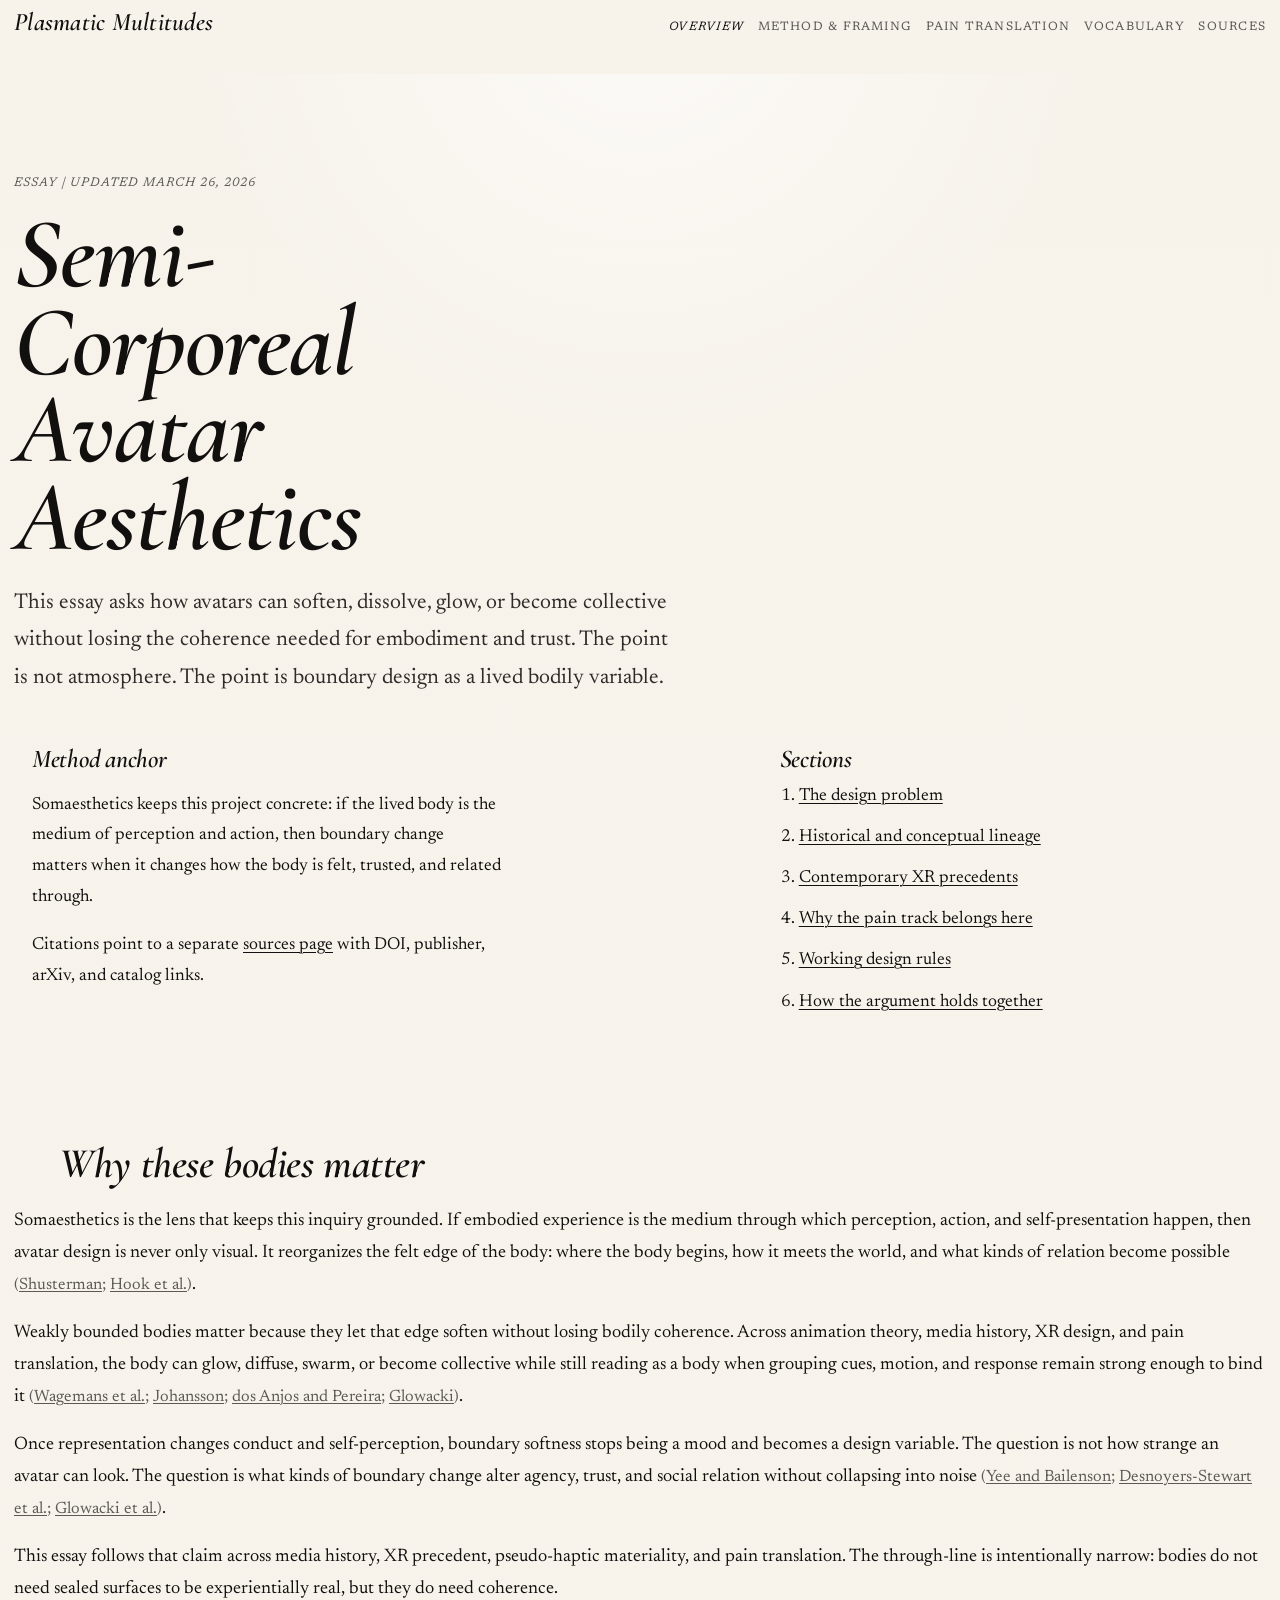
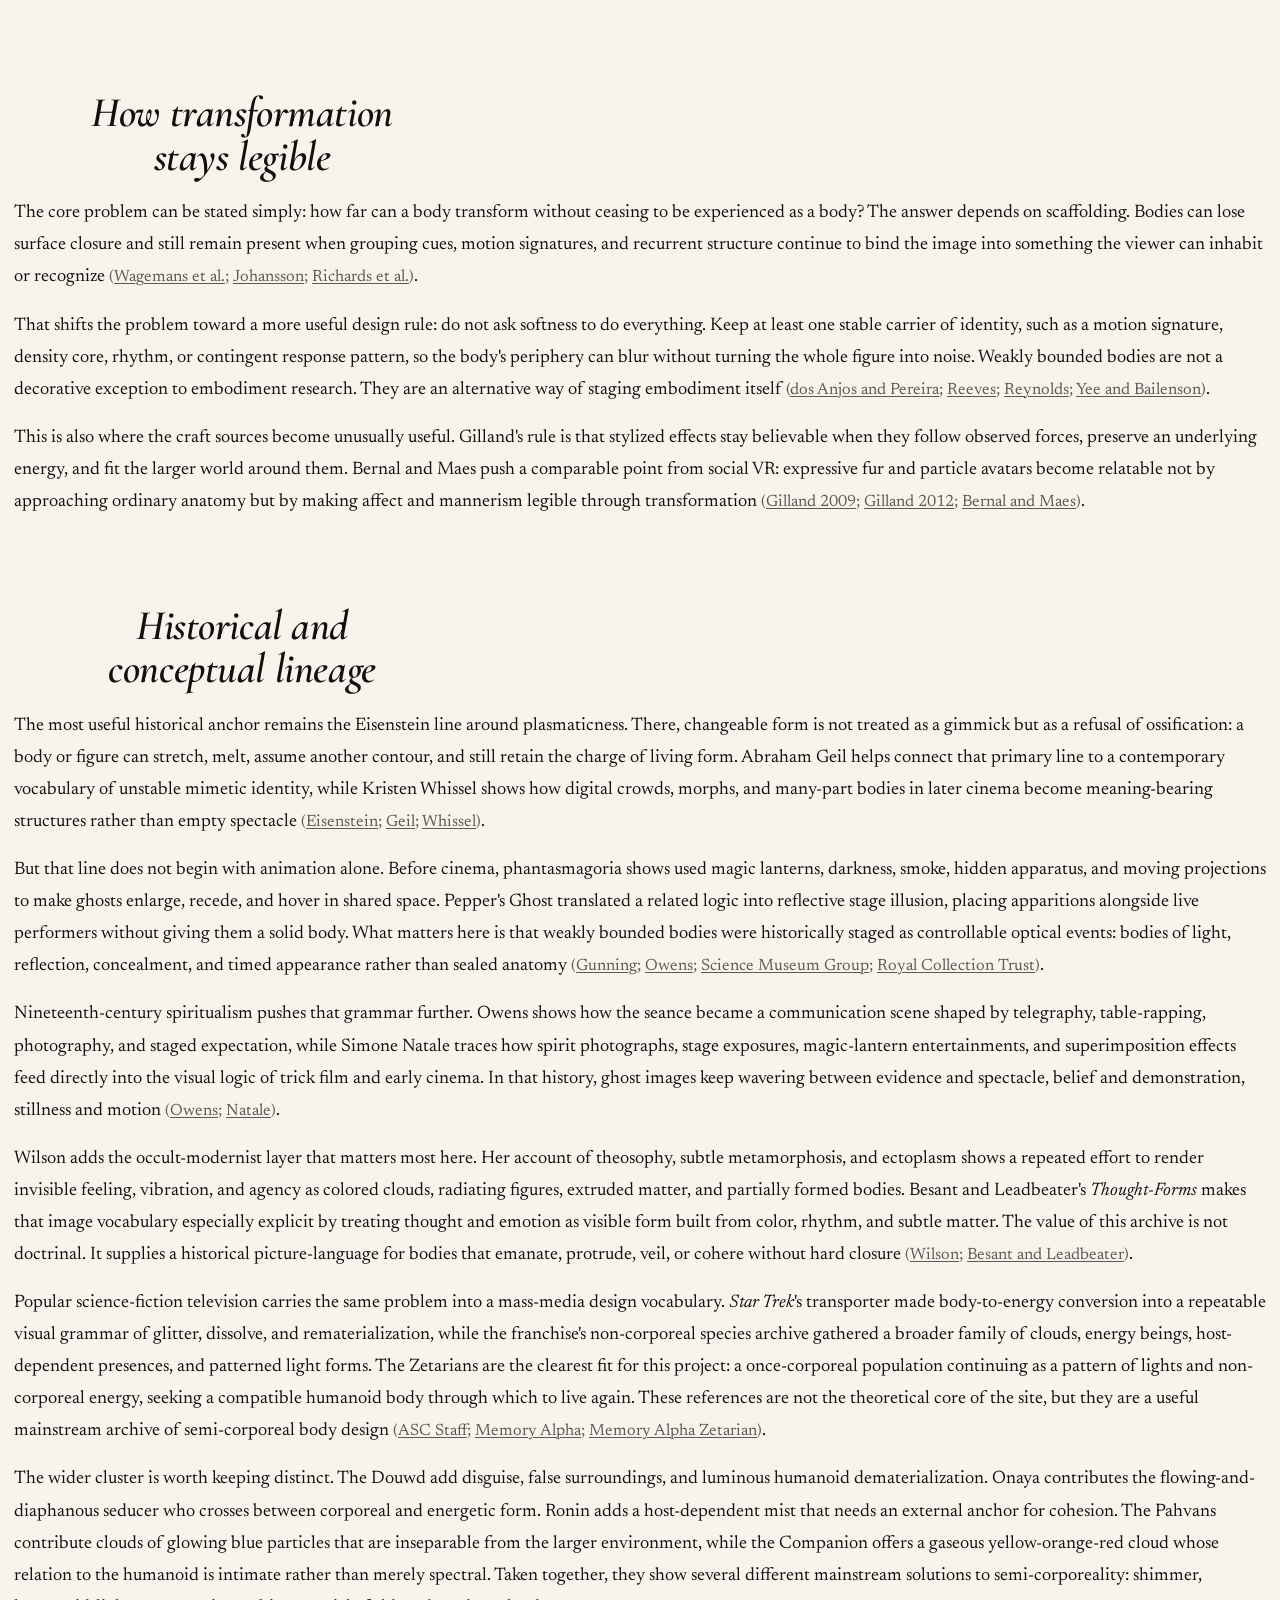
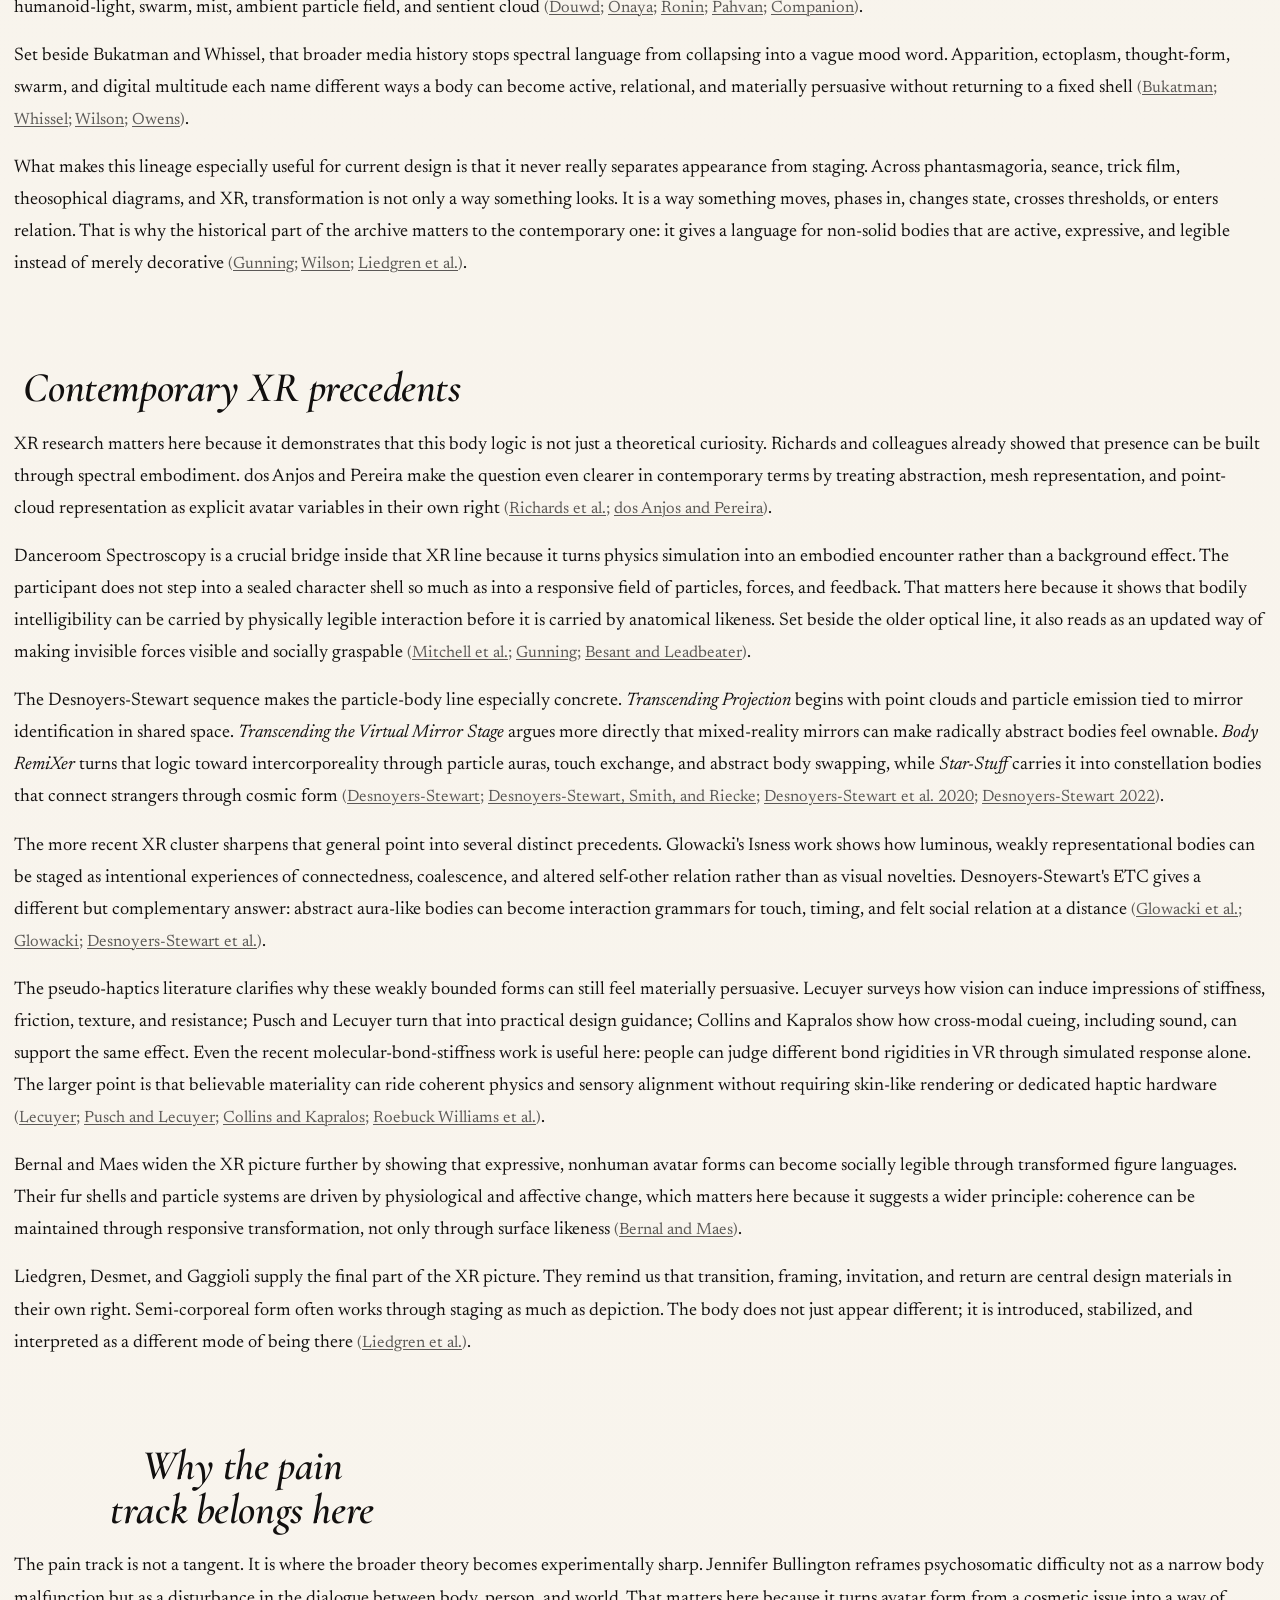
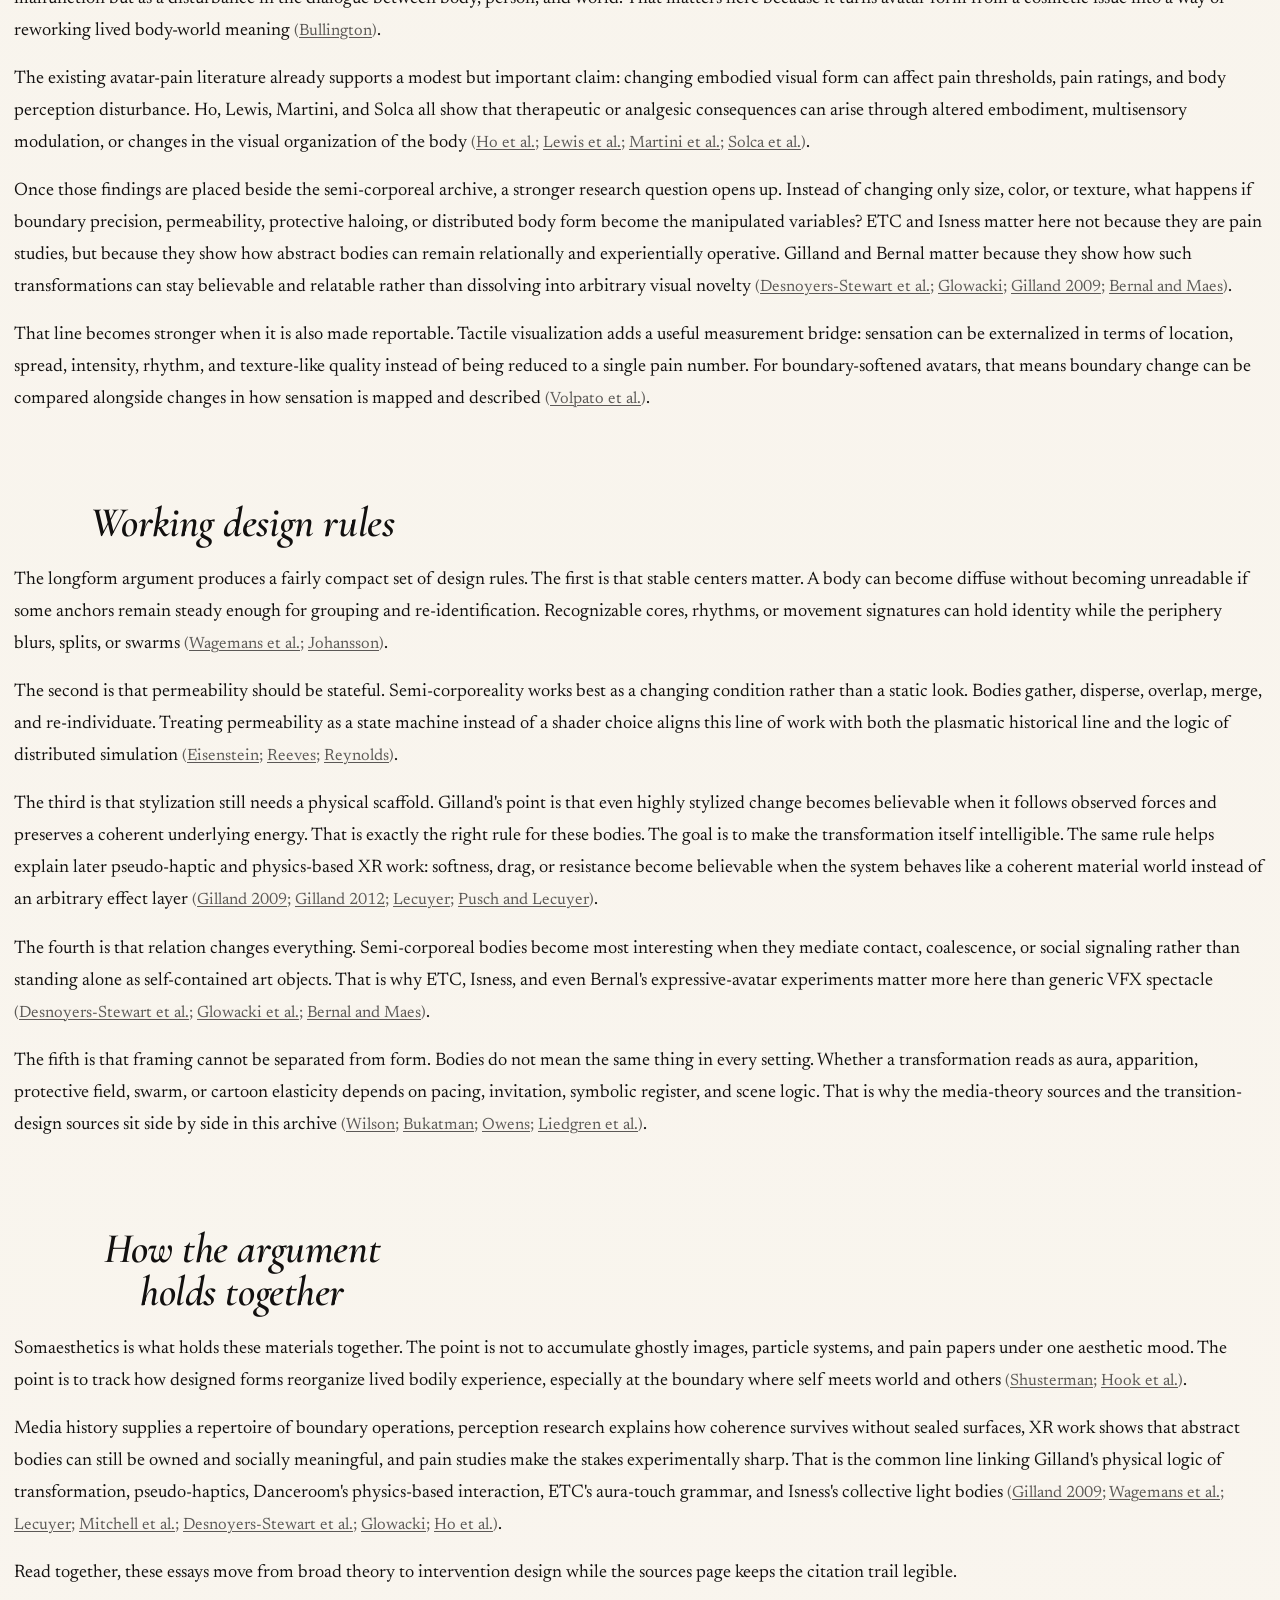
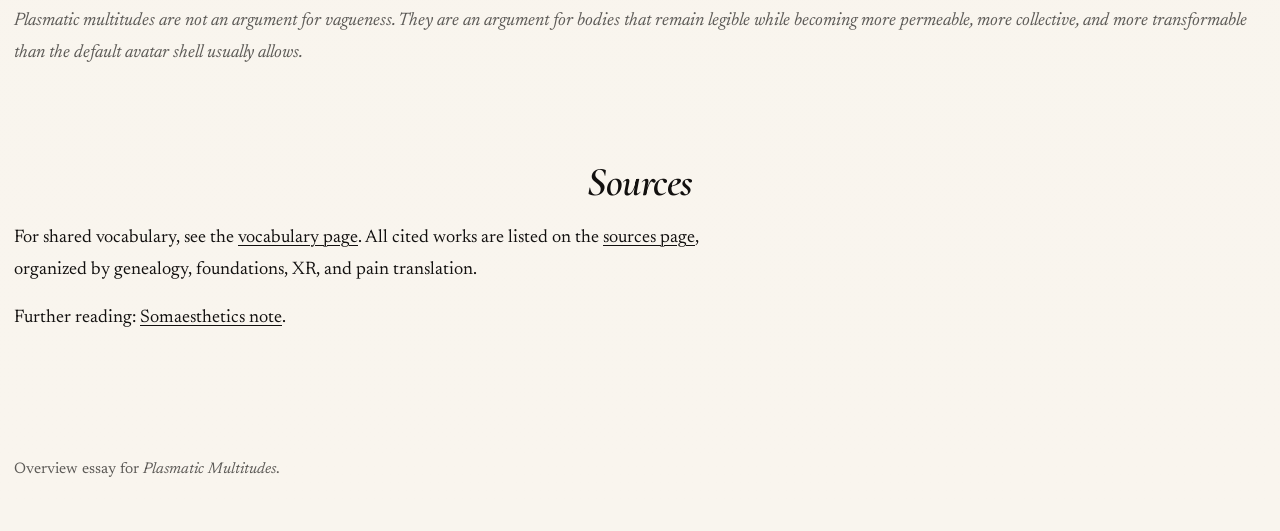
<file: index.html>
<!doctype html>
<html lang="en">
  <head>
    <meta charset="utf-8">
    <meta name="viewport" content="width=device-width, initial-scale=1">
    <title>Semi-Corporeal Avatar Aesthetics | Plasmatic Multitudes</title>
    <meta
      name="description"
      content="A somaesthetic essay on semi-corporeal avatars, boundary precision, bodily coherence, and collective embodiment across media history, XR, and pain translation."
    >
    <link rel="preconnect" href="https://fonts.googleapis.com">
    <link rel="preconnect" href="https://fonts.gstatic.com" crossorigin>
    <link
      href="https://fonts.googleapis.com/css2?family=Newsreader:opsz,wght@6..72,400;6..72,500;6..72,600&amp;family=Cormorant+Garamond:ital,wght@0,600;0,700;1,600;1,700&amp;display=swap"
      rel="stylesheet"
    >
    <link rel="stylesheet" href="assets/site.css">
  </head>
  <body class="page page-overview">
    <header class="site-header">
      <div class="shell site-header__inner">
        <a class="site-title" href="index.html">Plasmatic Multitudes</a>
        <nav class="site-nav" aria-label="Primary">
          <a href="index.html" aria-current="page">Overview</a>
          <a href="project.html">Method &amp; Framing</a>
          <a href="pain.html">Pain Translation</a>
          <a href="terminology.html">Vocabulary</a>
          <a href="references.html">Sources</a>
        </nav>
      </div>
    </header>

    <main id="top" class="shell">
      <section class="hero">
        <p class="eyebrow">Essay | Updated March 26, 2026</p>
        <h1>Semi-Corporeal Avatar Aesthetics</h1>
        <p class="deck">
          This essay asks how avatars can soften, dissolve, glow, or become collective without
          losing the coherence needed for embodiment and trust. The point is not atmosphere. The
          point is boundary design as a lived bodily variable.
        </p>

        <div class="intro-grid">
          <div class="panel">
            <h2>Method anchor</h2>
            <p>
              Somaesthetics keeps this project concrete: if the lived body is the medium of
              perception and action, then boundary change matters when it changes how the body is
              felt, trusted, and related through.
            </p>
            <p>
              Citations point to a separate <a href="references.html">sources page</a> with DOI,
              publisher, arXiv, and catalog links.
            </p>
          </div>

          <nav class="panel" aria-label="Essay sections">
            <h2>Sections</h2>
            <ol class="section-list">
              <li><a href="#question">The design problem</a></li>
              <li><a href="#lineage">Historical and conceptual lineage</a></li>
              <li><a href="#xr">Contemporary XR precedents</a></li>
              <li><a href="#pain">Why the pain track belongs here</a></li>
              <li><a href="#design">Working design rules</a></li>
              <li><a href="#closing">How the argument holds together</a></li>
            </ol>
          </nav>
        </div>
      </section>

      <article id="essay" class="article">
        <section id="opening">
          <h2>Why these bodies matter</h2>
          <p>
            Somaesthetics is the lens that keeps this inquiry grounded. If embodied experience is
            the medium through which perception, action, and self-presentation happen, then avatar
            design is never only visual. It reorganizes the felt edge of the body: where the body
            begins, how it meets the world, and what kinds of relation become possible
            <span class="citation">(<a href="references.html#ref-somaesthetics">Shusterman</a>; <a href="references.html#ref-hook-somaesthetic-design">Hook et al.</a>)</span>.
          </p>
          <p>
            Weakly bounded bodies matter because they let that edge soften without losing bodily
            coherence. Across animation theory, media history, XR design, and pain translation, the
            body can glow, diffuse, swarm, or become collective while still reading as a body when
            grouping cues, motion, and response remain strong enough to bind it
            <span class="citation">(<a href="references.html#ref-wagemans">Wagemans et al.</a>; <a href="references.html#ref-johansson">Johansson</a>; <a href="references.html#ref-dos-anjos">dos Anjos and Pereira</a>; <a href="references.html#ref-glowacki-2024">Glowacki</a>)</span>.
          </p>
          <p>
            Once representation changes conduct and self-perception, boundary softness stops being a
            mood and becomes a design variable. The question is not how strange an avatar can look.
            The question is what kinds of boundary change alter agency, trust, and social relation
            without collapsing into noise
            <span class="citation">(<a href="references.html#ref-yee">Yee and Bailenson</a>; <a href="references.html#ref-etc">Desnoyers-Stewart et al.</a>; <a href="references.html#ref-glowacki-2022">Glowacki et al.</a>)</span>.
          </p>
          <p>
            This essay follows that claim across media history, XR precedent, pseudo-haptic
            materiality, and pain translation. The through-line is intentionally narrow: bodies do
            not need sealed surfaces to be experientially real, but they do need coherence.
          </p>
        </section>

        <section id="question">
          <h2>How transformation stays legible</h2>
          <p>
            The core problem can be stated simply: how far can a body transform without ceasing to
            be experienced as a body? The answer depends on scaffolding. Bodies can lose surface
            closure and still remain present when grouping cues, motion signatures, and recurrent
            structure continue to bind the image into something the viewer can inhabit or recognize
            <span class="citation">(<a href="references.html#ref-wagemans">Wagemans et al.</a>; <a href="references.html#ref-johansson">Johansson</a>; <a href="references.html#ref-richards">Richards et al.</a>)</span>.
          </p>
          <p>
            That shifts the problem toward a more useful design rule: do not ask softness to do
            everything. Keep at least one stable carrier of identity, such as a motion signature,
            density core, rhythm, or contingent response pattern, so the body's periphery can blur
            without turning the whole figure into noise. Weakly bounded bodies are not a decorative
            exception to embodiment research. They are an alternative way of staging embodiment
            itself
            <span class="citation">(<a href="references.html#ref-dos-anjos">dos Anjos and Pereira</a>; <a href="references.html#ref-reeves">Reeves</a>; <a href="references.html#ref-reynolds">Reynolds</a>; <a href="references.html#ref-yee">Yee and Bailenson</a>)</span>.
          </p>
          <p>
            This is also where the craft sources become unusually useful. Gilland's rule is that
            stylized effects stay believable when they follow observed forces, preserve an
            underlying energy, and fit the larger world around them. Bernal and Maes push a
            comparable point from social VR: expressive fur and particle avatars become relatable
            not by approaching ordinary anatomy but by making affect and mannerism legible through
            transformation
            <span class="citation">(<a href="references.html#ref-gilland-2009">Gilland 2009</a>; <a href="references.html#ref-gilland-2012">Gilland 2012</a>; <a href="references.html#ref-emotional-beasts">Bernal and Maes</a>)</span>.
          </p>
        </section>

        <section id="lineage">
          <h2>Historical and conceptual lineage</h2>

          <p>
            The most useful historical anchor remains the Eisenstein line around plasmaticness.
            There, changeable form is not treated as a gimmick but as a refusal of ossification: a
            body or figure can stretch, melt, assume another contour, and still retain the charge
            of living form. Abraham Geil helps connect that primary line to a contemporary
            vocabulary of unstable mimetic identity, while Kristen Whissel shows how digital crowds,
            morphs, and many-part bodies in later cinema become meaning-bearing structures rather
            than empty spectacle
            <span class="citation">(<a href="references.html#ref-eisenstein">Eisenstein</a>; <a href="references.html#ref-geil">Geil</a>; <a href="references.html#ref-whissel">Whissel</a>)</span>.
          </p>
          <p>
            But that line does not begin with animation alone. Before cinema, phantasmagoria shows
            used magic lanterns, darkness, smoke, hidden apparatus, and moving projections to make
            ghosts enlarge, recede, and hover in shared space. Pepper's Ghost translated a related
            logic into reflective stage illusion, placing apparitions alongside live performers
            without giving them a solid body. What matters here is that weakly bounded bodies were
            historically staged as controllable optical events: bodies of light, reflection,
            concealment, and timed appearance rather than sealed anatomy
            <span class="citation">(<a href="references.html#ref-gunning-2004">Gunning</a>; <a href="references.html#ref-owens">Owens</a>; <a href="references.html#ref-science-museum-lantern">Science Museum Group</a>; <a href="references.html#ref-peppers-ghost">Royal Collection Trust</a>)</span>.
          </p>
          <p>
            Nineteenth-century spiritualism pushes that grammar further. Owens shows how the
            seance became a communication scene shaped by telegraphy, table-rapping, photography,
            and staged expectation, while Simone Natale traces how spirit photographs, stage
            exposures, magic-lantern entertainments, and superimposition effects feed directly into
            the visual logic of trick film and early cinema. In that history, ghost images keep
            wavering between evidence and spectacle, belief and demonstration, stillness and motion
            <span class="citation">(<a href="references.html#ref-owens">Owens</a>; <a href="references.html#ref-natale-2012">Natale</a>)</span>.
          </p>
          <p>
            Wilson adds the occult-modernist layer that matters most here. Her account of
            theosophy, subtle metamorphosis, and ectoplasm shows a repeated effort to render
            invisible feeling, vibration, and agency as colored clouds, radiating figures,
            extruded matter, and partially formed bodies. Besant and Leadbeater's
            <em>Thought-Forms</em> makes that image vocabulary especially explicit by treating
            thought and emotion as visible form built from color, rhythm, and subtle matter. The
            value of this archive is not doctrinal. It supplies a historical picture-language for
            bodies that emanate, protrude, veil, or cohere without hard closure
            <span class="citation">(<a href="references.html#ref-wilson">Wilson</a>; <a href="references.html#ref-thought-forms">Besant and Leadbeater</a>)</span>.
          </p>
          <p>
            Popular science-fiction television carries the same problem into a mass-media design
            vocabulary. <em>Star Trek</em>'s transporter made body-to-energy conversion into a
            repeatable visual grammar of glitter, dissolve, and rematerialization, while the
            franchise's non-corporeal species archive gathered a broader family of clouds, energy
            beings, host-dependent presences, and patterned light forms. The Zetarians are the
            clearest fit for this project: a once-corporeal population continuing as a pattern of
            lights and non-corporeal energy, seeking a compatible humanoid body through which to
            live again. These references are not the theoretical core of the site, but they are a
            useful mainstream archive of semi-corporeal body design
            <span class="citation">(<a href="references.html#ref-star-trek-transporter">ASC Staff</a>; <a href="references.html#ref-star-trek-noncorporeal">Memory Alpha</a>; <a href="references.html#ref-star-trek-zetarian">Memory Alpha Zetarian</a>)</span>.
          </p>
          <p>
            The wider cluster is worth keeping distinct. The Douwd add disguise, false
            surroundings, and luminous humanoid dematerialization. Onaya contributes the
            flowing-and-diaphanous seducer who crosses between corporeal and energetic form.
            Ronin adds a host-dependent mist that needs an external anchor for cohesion. The
            Pahvans contribute clouds of glowing blue particles that are inseparable from the
            larger environment, while the Companion offers a gaseous yellow-orange-red cloud whose
            relation to the humanoid is intimate rather than merely spectral. Taken together, they
            show several different mainstream solutions to semi-corporeality: shimmer,
            humanoid-light, swarm, mist, ambient particle field, and sentient cloud
            <span class="citation">(<a href="references.html#ref-star-trek-douwd">Douwd</a>; <a href="references.html#ref-star-trek-onaya">Onaya</a>; <a href="references.html#ref-star-trek-ronin">Ronin</a>; <a href="references.html#ref-star-trek-pahvan">Pahvan</a>; <a href="references.html#ref-star-trek-companion">Companion</a>)</span>.
          </p>
          <p>
            Set beside Bukatman and Whissel, that broader media history stops spectral language
            from collapsing into a vague mood word. Apparition, ectoplasm, thought-form, swarm,
            and digital multitude each name different ways a body can become active, relational,
            and materially persuasive without returning to a fixed shell
            <span class="citation">(<a href="references.html#ref-bukatman">Bukatman</a>; <a href="references.html#ref-whissel">Whissel</a>; <a href="references.html#ref-wilson">Wilson</a>; <a href="references.html#ref-owens">Owens</a>)</span>.
          </p>
          <p>
            What makes this lineage especially useful for current design is that it never really
            separates appearance from staging. Across phantasmagoria, seance, trick film,
            theosophical diagrams, and XR, transformation is not only a way something looks. It is
            a way something moves, phases in, changes state, crosses thresholds, or enters
            relation. That is why the historical part of the archive matters to the contemporary
            one: it gives a language for non-solid bodies that are active, expressive, and legible
            instead of merely decorative
            <span class="citation">(<a href="references.html#ref-gunning-2004">Gunning</a>; <a href="references.html#ref-wilson">Wilson</a>; <a href="references.html#ref-liedgren">Liedgren et al.</a>)</span>.
          </p>
        </section>

        <section id="xr">
          <h2>Contemporary XR precedents</h2>
          <p>
            XR research matters here because it demonstrates that this body logic is not just a
            theoretical curiosity. Richards and colleagues already showed that presence can be built
            through spectral embodiment. dos Anjos and Pereira make the question even clearer in
            contemporary terms by treating abstraction, mesh representation, and point-cloud
            representation as explicit avatar variables in their own right
            <span class="citation">(<a href="references.html#ref-richards">Richards et al.</a>; <a href="references.html#ref-dos-anjos">dos Anjos and Pereira</a>)</span>.
          </p>
          <p>
            Danceroom Spectroscopy is a crucial bridge inside that XR line because it turns physics
            simulation into an embodied encounter rather than a background effect. The participant
            does not step into a sealed character shell so much as into a responsive field of
            particles, forces, and feedback. That matters here because it shows that bodily
            intelligibility can be carried by physically legible interaction before it is carried by
            anatomical likeness. Set beside the older optical line, it also reads as an updated way
            of making invisible forces visible and socially graspable
            <span class="citation">(<a href="references.html#ref-danceroom">Mitchell et al.</a>; <a href="references.html#ref-gunning-2004">Gunning</a>; <a href="references.html#ref-thought-forms">Besant and Leadbeater</a>)</span>.
          </p>
          <p>
            The Desnoyers-Stewart sequence makes the particle-body line especially concrete.
            <em>Transcending Projection</em> begins with point clouds and particle emission tied to
            mirror identification in shared space. <em>Transcending the Virtual Mirror Stage</em>
            argues more directly that mixed-reality mirrors can make radically abstract bodies feel
            ownable. <em>Body RemiXer</em> turns that logic toward intercorporeality through
            particle auras, touch exchange, and abstract body swapping, while <em>Star-Stuff</em>
            carries it into constellation bodies that connect strangers through cosmic form
            <span class="citation">(<a href="references.html#ref-transcending-projection">Desnoyers-Stewart</a>; <a href="references.html#ref-virtual-mirror-stage">Desnoyers-Stewart, Smith, and Riecke</a>; <a href="references.html#ref-body-remixer">Desnoyers-Stewart et al. 2020</a>; <a href="references.html#ref-star-stuff-isea">Desnoyers-Stewart 2022</a>)</span>.
          </p>
          <p>
            The more recent XR cluster sharpens that general point into several distinct
            precedents. Glowacki's Isness work shows how luminous, weakly representational bodies
            can be staged as intentional experiences of connectedness, coalescence, and altered
            self-other relation rather than as visual novelties. Desnoyers-Stewart's ETC gives a
            different but complementary answer: abstract aura-like bodies can become interaction
            grammars for touch, timing, and felt social relation at a distance
            <span class="citation">(<a href="references.html#ref-glowacki-2022">Glowacki et al.</a>; <a href="references.html#ref-glowacki-2024">Glowacki</a>; <a href="references.html#ref-etc">Desnoyers-Stewart et al.</a>)</span>.
          </p>
          <p>
            The pseudo-haptics literature clarifies why these weakly bounded forms can still feel
            materially persuasive. Lecuyer surveys how vision can induce impressions of stiffness,
            friction, texture, and resistance; Pusch and Lecuyer turn that into practical design
            guidance; Collins and Kapralos show how cross-modal cueing, including sound, can support
            the same effect. Even the recent molecular-bond-stiffness work is useful here: people can
            judge different bond rigidities in VR through simulated response alone. The larger point
            is that believable materiality can ride coherent physics and sensory alignment without
            requiring skin-like rendering or dedicated haptic hardware
            <span class="citation">(<a href="references.html#ref-lecuyer-2009">Lecuyer</a>; <a href="references.html#ref-pusch-2011">Pusch and Lecuyer</a>; <a href="references.html#ref-collins-2019">Collins and Kapralos</a>; <a href="references.html#ref-roebuck-2024">Roebuck Williams et al.</a>)</span>.
          </p>
          <p>
            Bernal and Maes widen the XR picture further by showing that expressive, nonhuman avatar
            forms can become socially legible through transformed figure languages. Their fur shells
            and particle systems are driven by physiological and affective change, which matters here
            because it suggests a wider principle: coherence can be maintained through responsive
            transformation, not only through surface likeness
            <span class="citation">(<a href="references.html#ref-emotional-beasts">Bernal and Maes</a>)</span>.
          </p>
          <p>
            Liedgren, Desmet, and Gaggioli supply the final part of the XR picture. They remind us
            that transition, framing, invitation, and return are central design materials in their
            own right. Semi-corporeal form often works through staging as much as depiction. The
            body does not just appear different; it is introduced, stabilized, and interpreted as a
            different mode of being there
            <span class="citation">(<a href="references.html#ref-liedgren">Liedgren et al.</a>)</span>.
          </p>
        </section>

        <section id="pain">
          <h2>Why the pain track belongs here</h2>
          <p>
            The pain track is not a tangent. It is where the broader theory becomes experimentally
            sharp.
            Jennifer Bullington reframes psychosomatic difficulty not as a narrow body malfunction
            but as a disturbance in the dialogue between body, person, and world. That matters here
            because it turns avatar form from a cosmetic issue into a way of reworking lived
            body-world meaning
            <span class="citation">(<a href="references.html#ref-bullington">Bullington</a>)</span>.
          </p>
          <p>
            The existing avatar-pain literature already supports a modest but important claim:
            changing embodied visual form can affect pain thresholds, pain ratings, and body
            perception disturbance. Ho, Lewis, Martini, and Solca all show that therapeutic or
            analgesic consequences can arise through altered embodiment, multisensory modulation, or
            changes in the visual organization of the body
            <span class="citation">(<a href="references.html#ref-ho-2022">Ho et al.</a>; <a href="references.html#ref-lewis-2021">Lewis et al.</a>; <a href="references.html#ref-martini-2013">Martini et al.</a>; <a href="references.html#ref-solca-2018">Solca et al.</a>)</span>.
          </p>
          <p>
            Once those findings are placed beside the semi-corporeal archive, a stronger research
            question opens up. Instead of changing only size, color, or texture, what happens if
            boundary precision, permeability, protective haloing, or distributed body form become
            the manipulated variables? ETC and Isness matter here not because they are pain studies,
            but because they show how abstract bodies can remain relationally and experientially
            operative. Gilland and Bernal matter because they show how such transformations can stay
            believable and relatable rather than dissolving into arbitrary visual novelty
            <span class="citation">(<a href="references.html#ref-etc">Desnoyers-Stewart et al.</a>; <a href="references.html#ref-glowacki-2024">Glowacki</a>; <a href="references.html#ref-gilland-2009">Gilland 2009</a>; <a href="references.html#ref-emotional-beasts">Bernal and Maes</a>)</span>.
          </p>
          <p>
            That line becomes stronger when it is also made reportable. Tactile visualization adds a
            useful measurement bridge: sensation can be externalized in terms of location, spread,
            intensity, rhythm, and texture-like quality instead of being reduced to a single pain
            number. For boundary-softened avatars, that means boundary change can be compared
            alongside changes in how sensation is mapped and described
            <span class="citation">(<a href="references.html#ref-qri-tactile-visualizing">Volpato et al.</a>)</span>.
          </p>
        </section>

        <section id="design">
          <h2>Working design rules</h2>
          <p>
            The longform argument produces a fairly compact set of design rules. The
            first is that stable centers matter. A body can become diffuse without becoming
            unreadable if some anchors remain steady enough for grouping and re-identification.
            Recognizable cores, rhythms, or movement signatures can hold identity while the
            periphery blurs, splits, or swarms
            <span class="citation">(<a href="references.html#ref-wagemans">Wagemans et al.</a>; <a href="references.html#ref-johansson">Johansson</a>)</span>.
          </p>
          <p>
            The second is that permeability should be stateful. Semi-corporeality works best as a
            changing condition rather than a static look. Bodies gather, disperse, overlap, merge,
            and re-individuate. Treating permeability as a state machine instead of a shader choice
            aligns this line of work with both the plasmatic historical line and the logic of distributed
            simulation
            <span class="citation">(<a href="references.html#ref-eisenstein">Eisenstein</a>; <a href="references.html#ref-reeves">Reeves</a>; <a href="references.html#ref-reynolds">Reynolds</a>)</span>.
          </p>
          <p>
            The third is that stylization still needs a physical scaffold. Gilland's point is that
            even highly stylized change becomes believable when it follows observed forces and
            preserves a coherent underlying energy. That is exactly the right rule for these
            bodies. The goal is to make the transformation itself intelligible. The same rule helps
            explain later pseudo-haptic and physics-based XR work: softness, drag, or resistance
            become believable when the system behaves like a coherent material world instead of an
            arbitrary effect layer
            <span class="citation">(<a href="references.html#ref-gilland-2009">Gilland 2009</a>; <a href="references.html#ref-gilland-2012">Gilland 2012</a>; <a href="references.html#ref-lecuyer-2009">Lecuyer</a>; <a href="references.html#ref-pusch-2011">Pusch and Lecuyer</a>)</span>.
          </p>
          <p>
            The fourth is that relation changes everything. Semi-corporeal bodies become most
            interesting when they mediate contact, coalescence, or social signaling rather than
            standing alone as self-contained art objects. That is why ETC, Isness, and even
            Bernal's expressive-avatar experiments matter more here than generic VFX spectacle
            <span class="citation">(<a href="references.html#ref-etc">Desnoyers-Stewart et al.</a>; <a href="references.html#ref-glowacki-2022">Glowacki et al.</a>; <a href="references.html#ref-emotional-beasts">Bernal and Maes</a>)</span>.
          </p>
          <p>
            The fifth is that framing cannot be separated from form. Bodies do not mean the same
            thing in every setting. Whether a transformation reads as aura, apparition, protective
            field, swarm, or cartoon elasticity depends on pacing, invitation, symbolic register,
            and scene logic. That is why the media-theory sources and the transition-design sources
            sit side by side in this archive
            <span class="citation">(<a href="references.html#ref-wilson">Wilson</a>; <a href="references.html#ref-bukatman">Bukatman</a>; <a href="references.html#ref-owens">Owens</a>; <a href="references.html#ref-liedgren">Liedgren et al.</a>)</span>.
          </p>
        </section>

        <section id="closing">
          <h2>How the argument holds together</h2>
          <p>
            Somaesthetics is what holds these materials together. The point is not to accumulate
            ghostly images, particle systems, and pain papers under one aesthetic mood. The point is
            to track how designed forms reorganize lived bodily experience, especially at the
            boundary where self meets world and others
            <span class="citation">(<a href="references.html#ref-somaesthetics">Shusterman</a>; <a href="references.html#ref-hook-somaesthetic-design">Hook et al.</a>)</span>.
          </p>
          <p>
            Media history supplies a repertoire of boundary operations, perception research explains
            how coherence survives without sealed surfaces, XR work shows that abstract bodies can
            still be owned and socially meaningful, and pain studies make the stakes experimentally
            sharp. That is the common line linking Gilland's physical logic of transformation,
            pseudo-haptics, Danceroom's physics-based interaction, ETC's aura-touch grammar, and
            Isness's collective light bodies
            <span class="citation">(<a href="references.html#ref-gilland-2009">Gilland 2009</a>; <a href="references.html#ref-wagemans">Wagemans et al.</a>; <a href="references.html#ref-lecuyer-2009">Lecuyer</a>; <a href="references.html#ref-danceroom">Mitchell et al.</a>; <a href="references.html#ref-etc">Desnoyers-Stewart et al.</a>; <a href="references.html#ref-glowacki-2024">Glowacki</a>; <a href="references.html#ref-ho-2022">Ho et al.</a>)</span>.
          </p>
          <p>
            Read together, these essays move from broad theory to intervention design while the
            sources page keeps the citation trail legible.
          </p>

          <p class="closing-note">
            Plasmatic multitudes are not an argument for vagueness. They are an argument for bodies
            that remain legible while becoming more permeable, more collective, and more
            transformable than the default avatar shell usually allows.
          </p>
        </section>
      </article>

        <section id="sources" class="references">
          <h2>Sources</h2>
          <p>
            For shared vocabulary, see the <a href="terminology.html">vocabulary page</a>. All
            cited works are listed on the <a href="references.html">sources page</a>, organized by
            genealogy, foundations, XR, and pain translation.
          </p>
          <p>
            Further reading: <a href="background/somaesthetics.html">Somaesthetics note</a>.
          </p>
        </section>
    </main>

    <footer class="footer">
      <div class="shell">
        Overview essay for <em>Plasmatic Multitudes</em>.
      </div>
    </footer>
  </body>
</html>
</file>
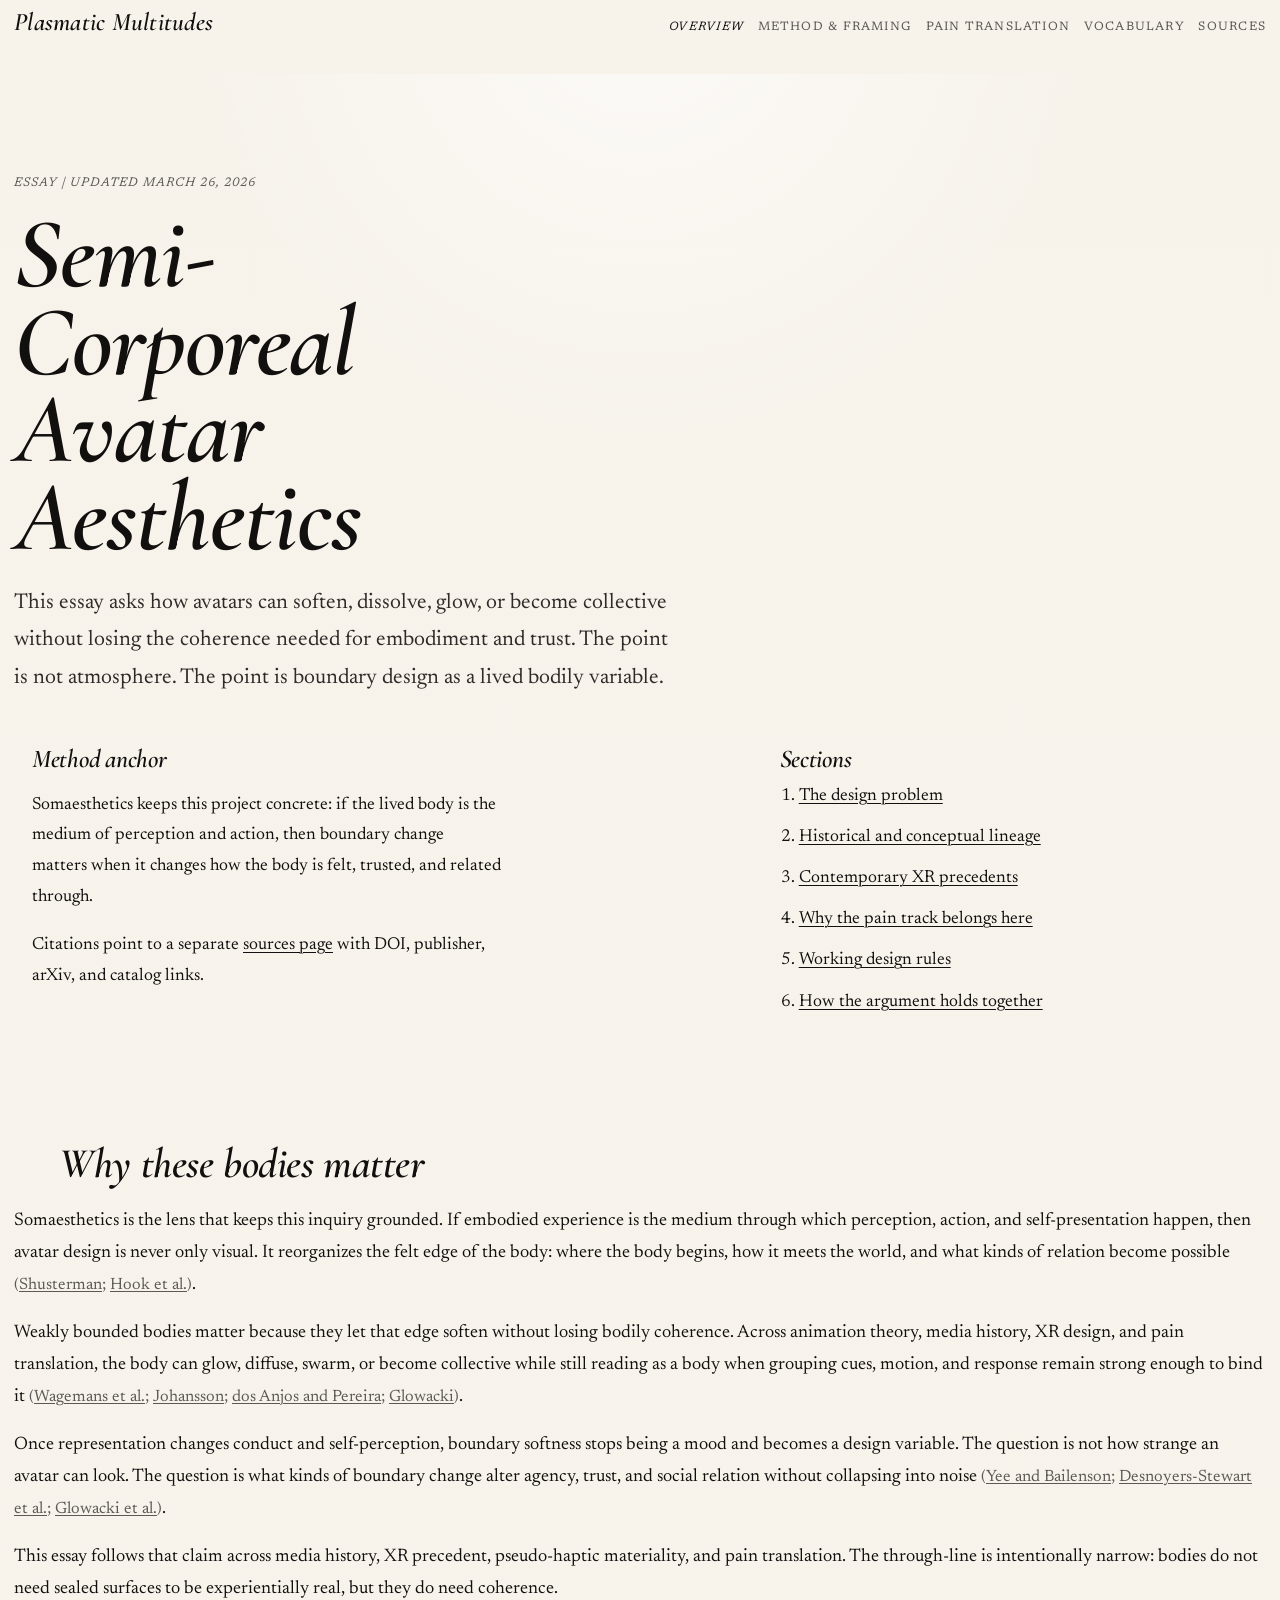
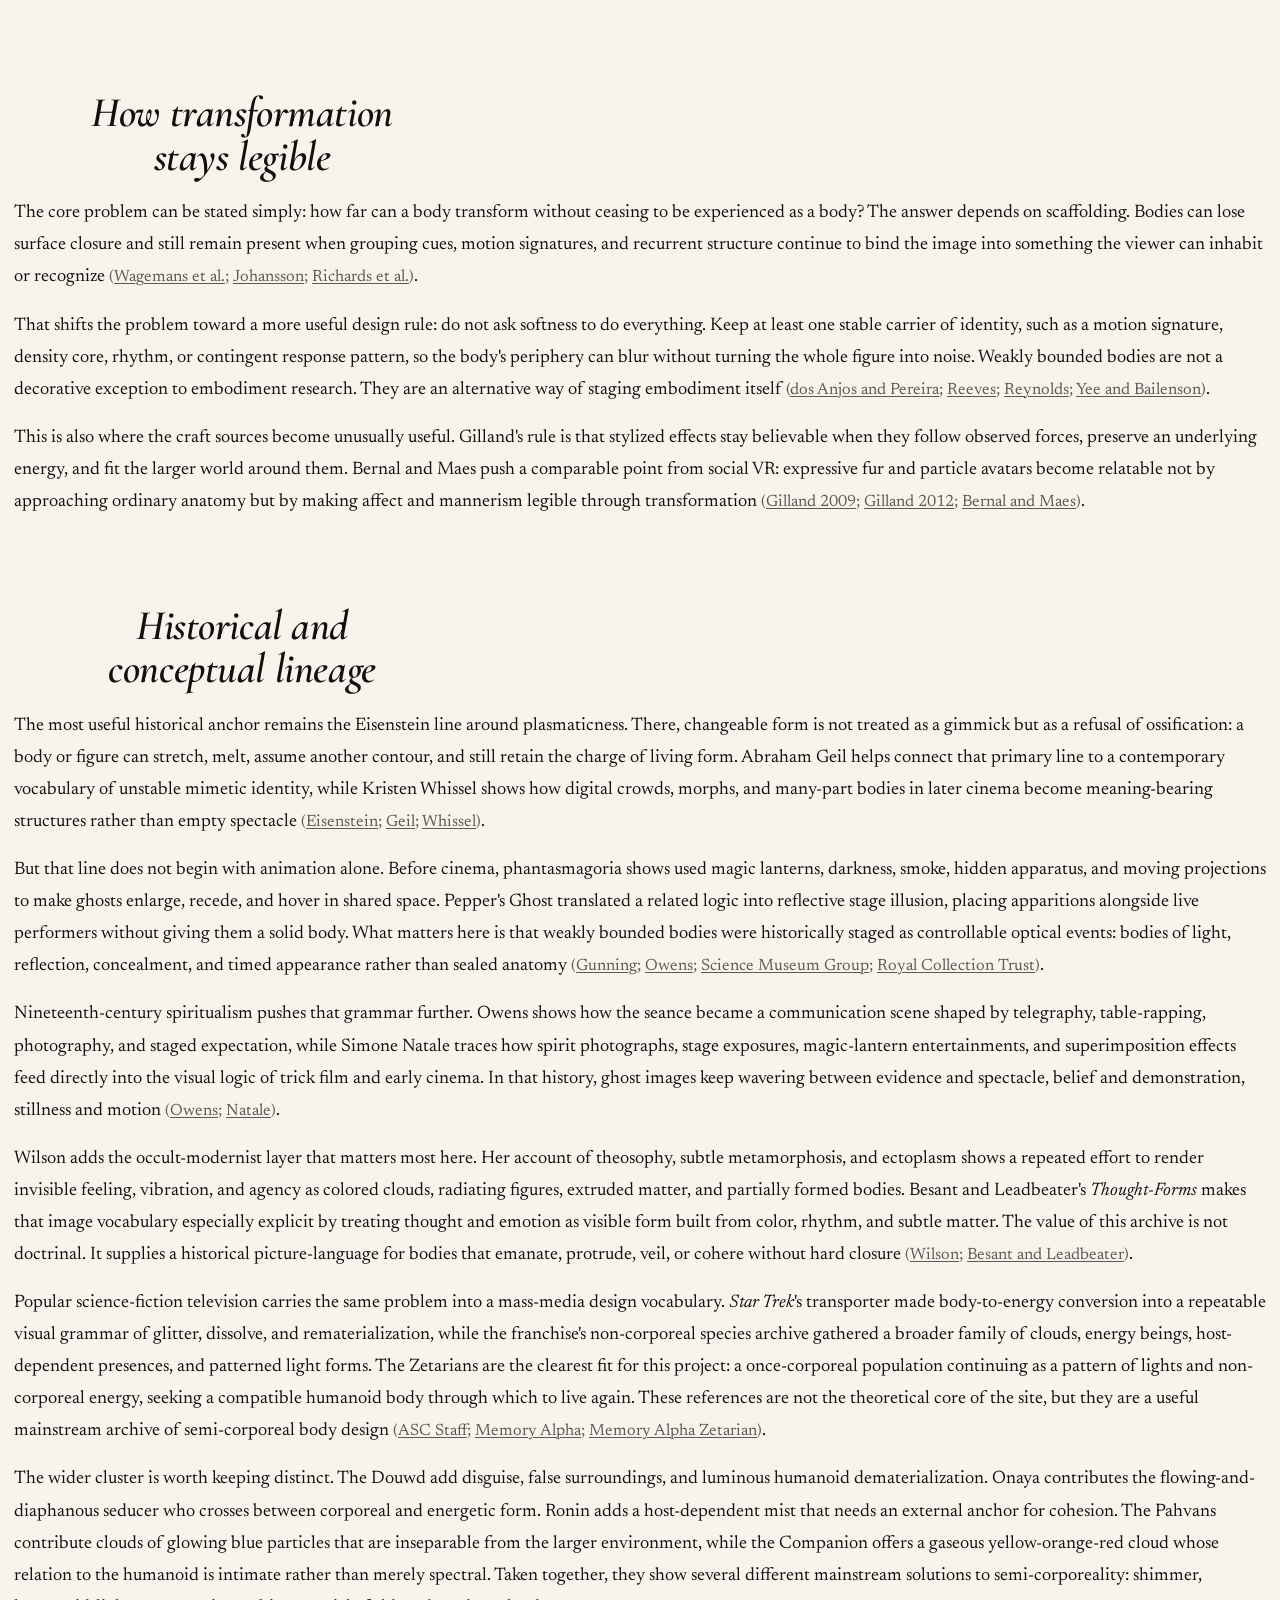
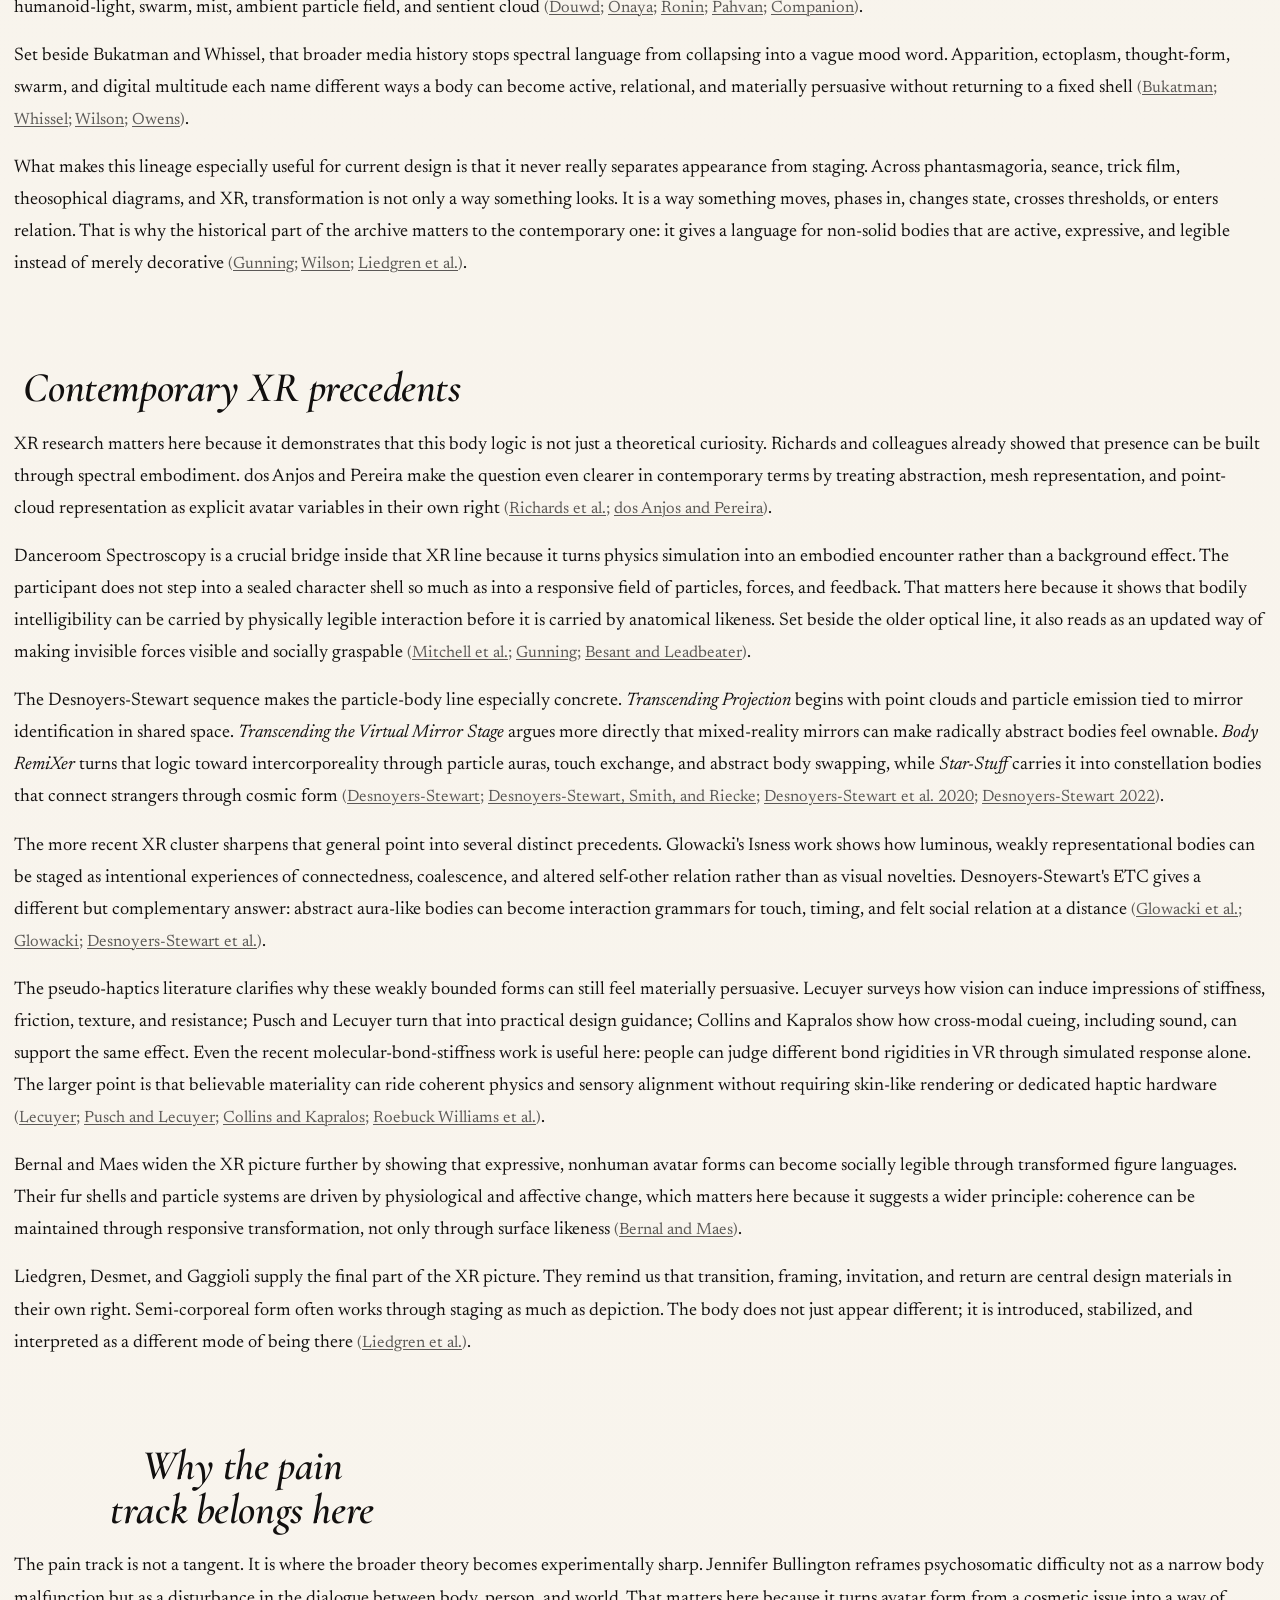
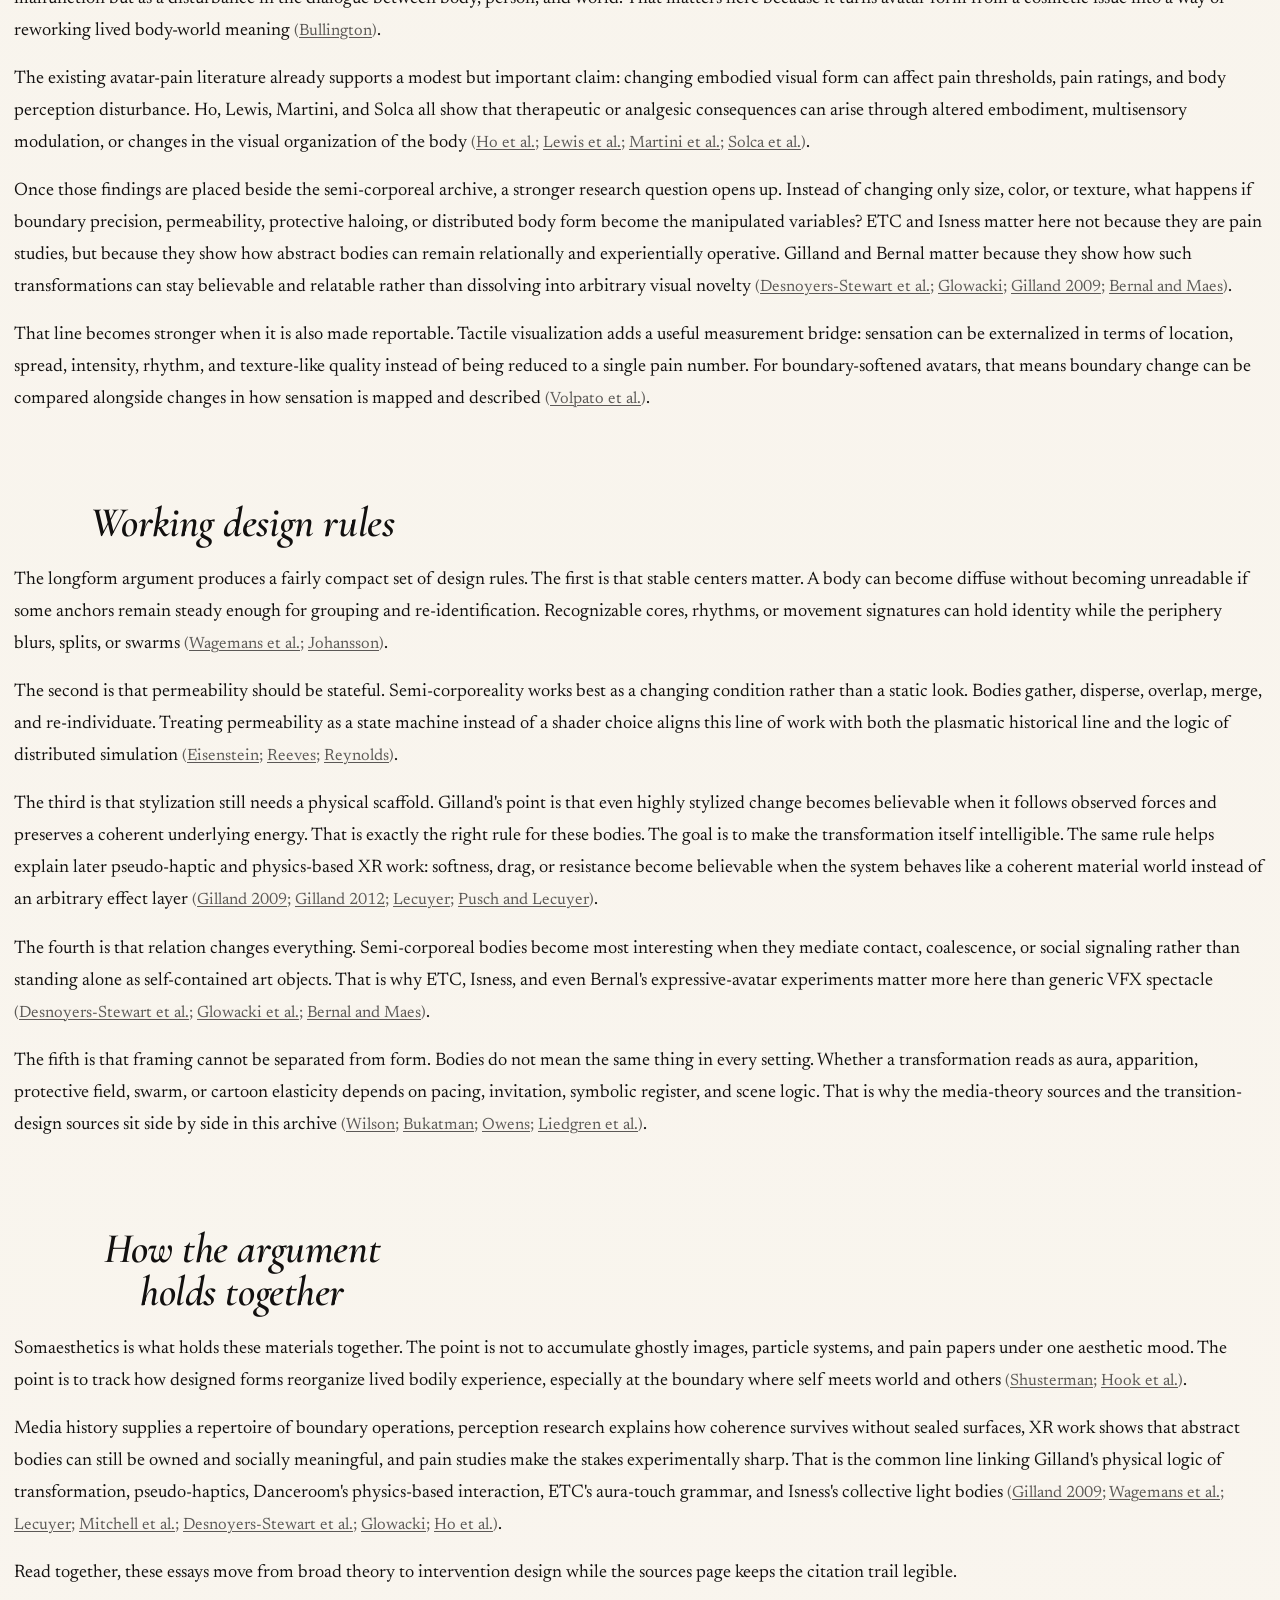
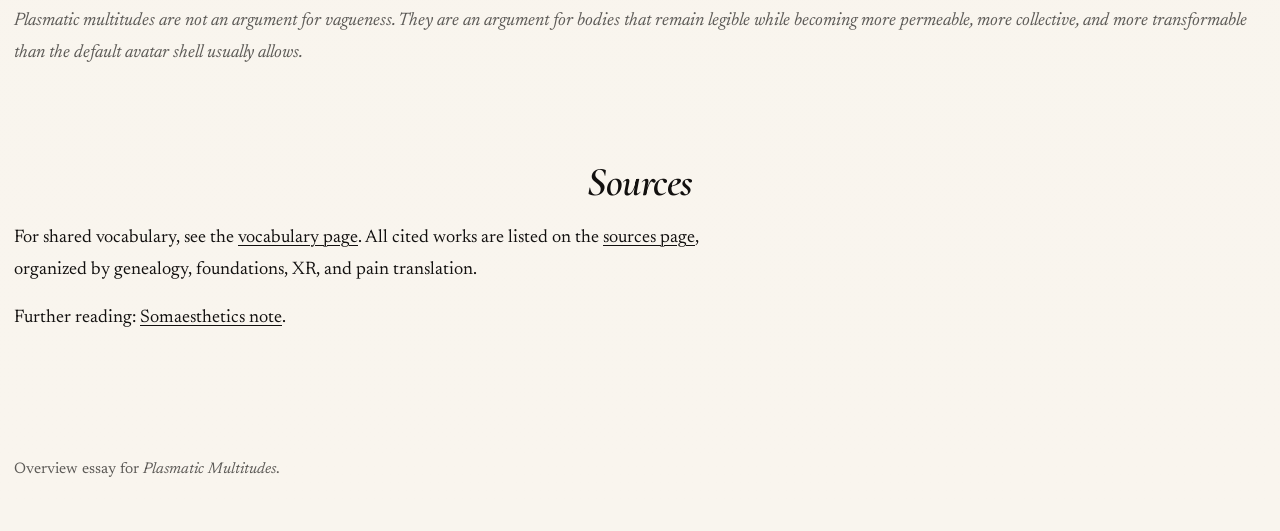
<file: archive.html>
<!doctype html>
<html lang="en">
  <head>
    <meta charset="utf-8">
    <meta http-equiv="refresh" content="0; url=index.html">
    <meta name="viewport" content="width=device-width, initial-scale=1">
    <meta name="robots" content="noindex">
    <title>Moved | Plasmatic Multitudes</title>
    <link rel="canonical" href="https://mesmerprism.github.io/plasmatic-multitudes-pages/">
    <script>
      window.location.replace("index.html");
    </script>
  </head>
  <body>
    <main>
      <p>Redirecting to the overview.</p>
      <p><a href="index.html">Continue to the overview</a>.</p>
    </main>
  </body>
</html>
</file>
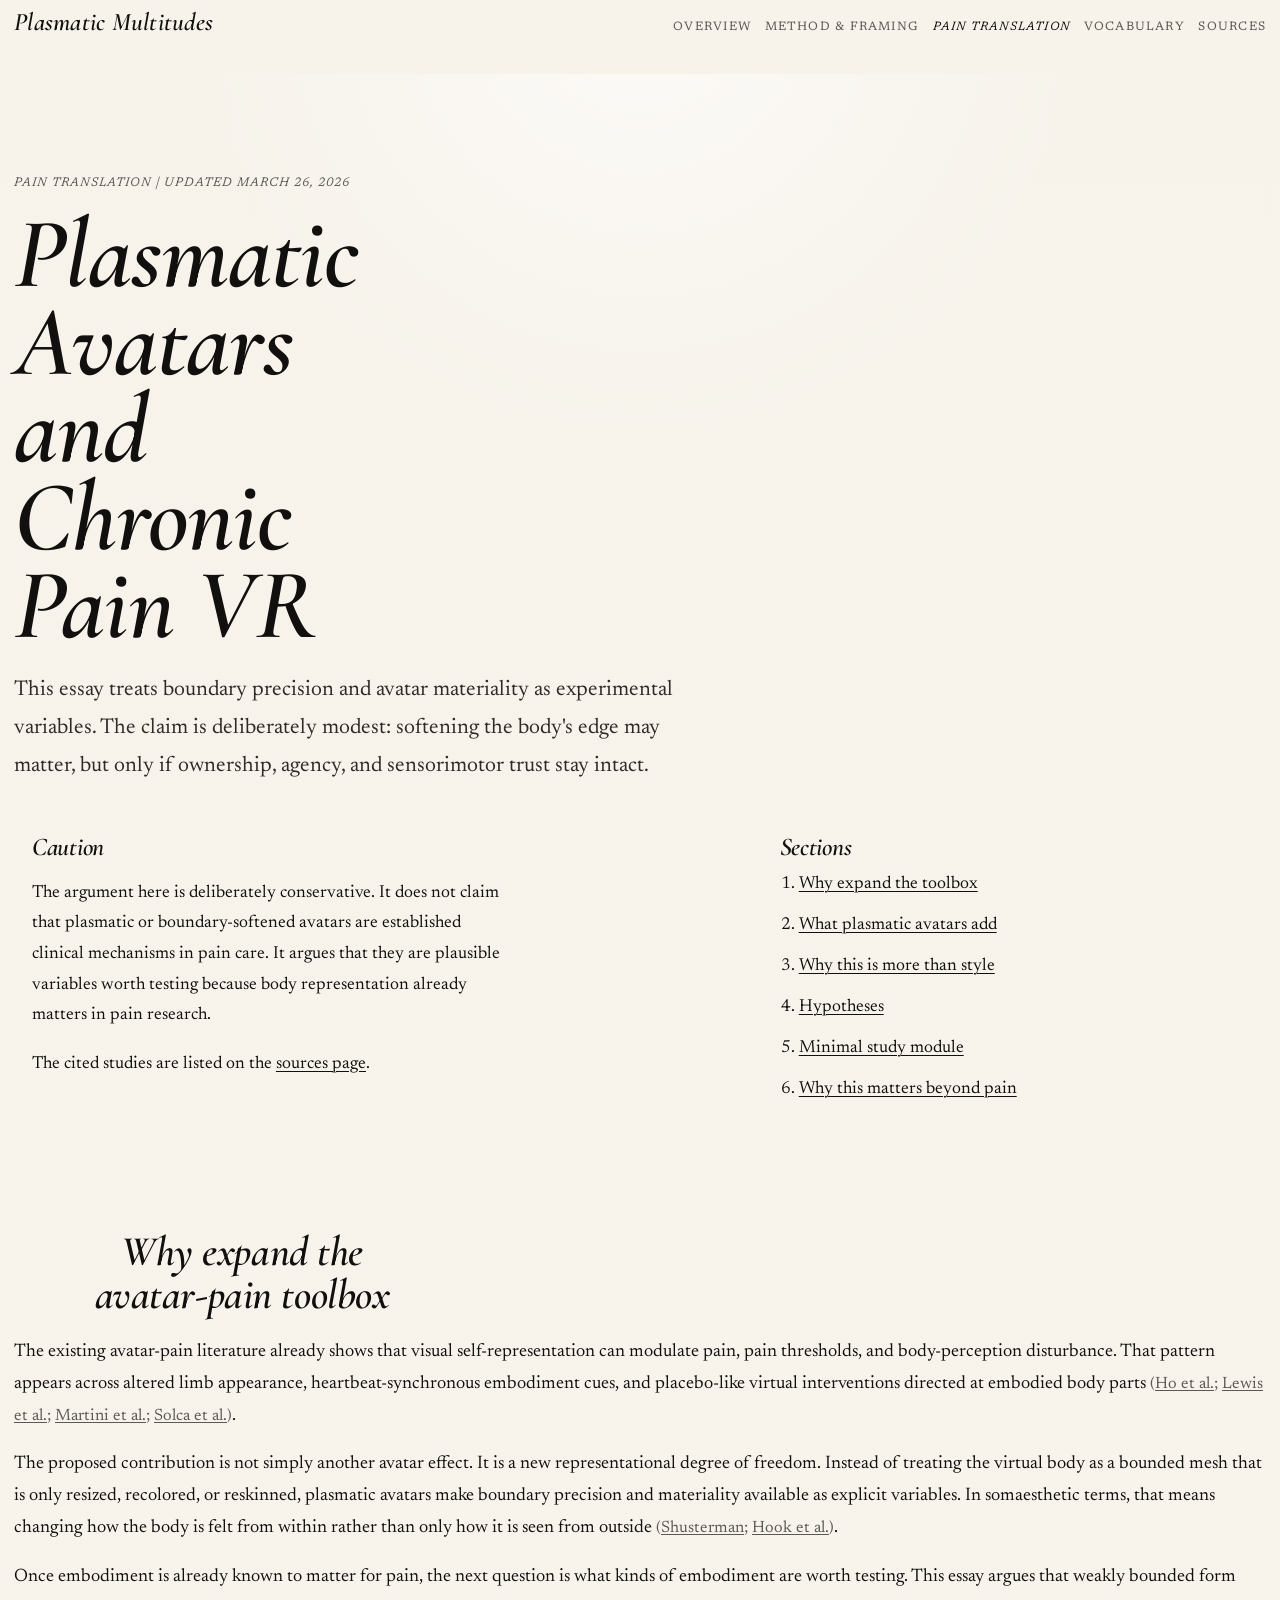
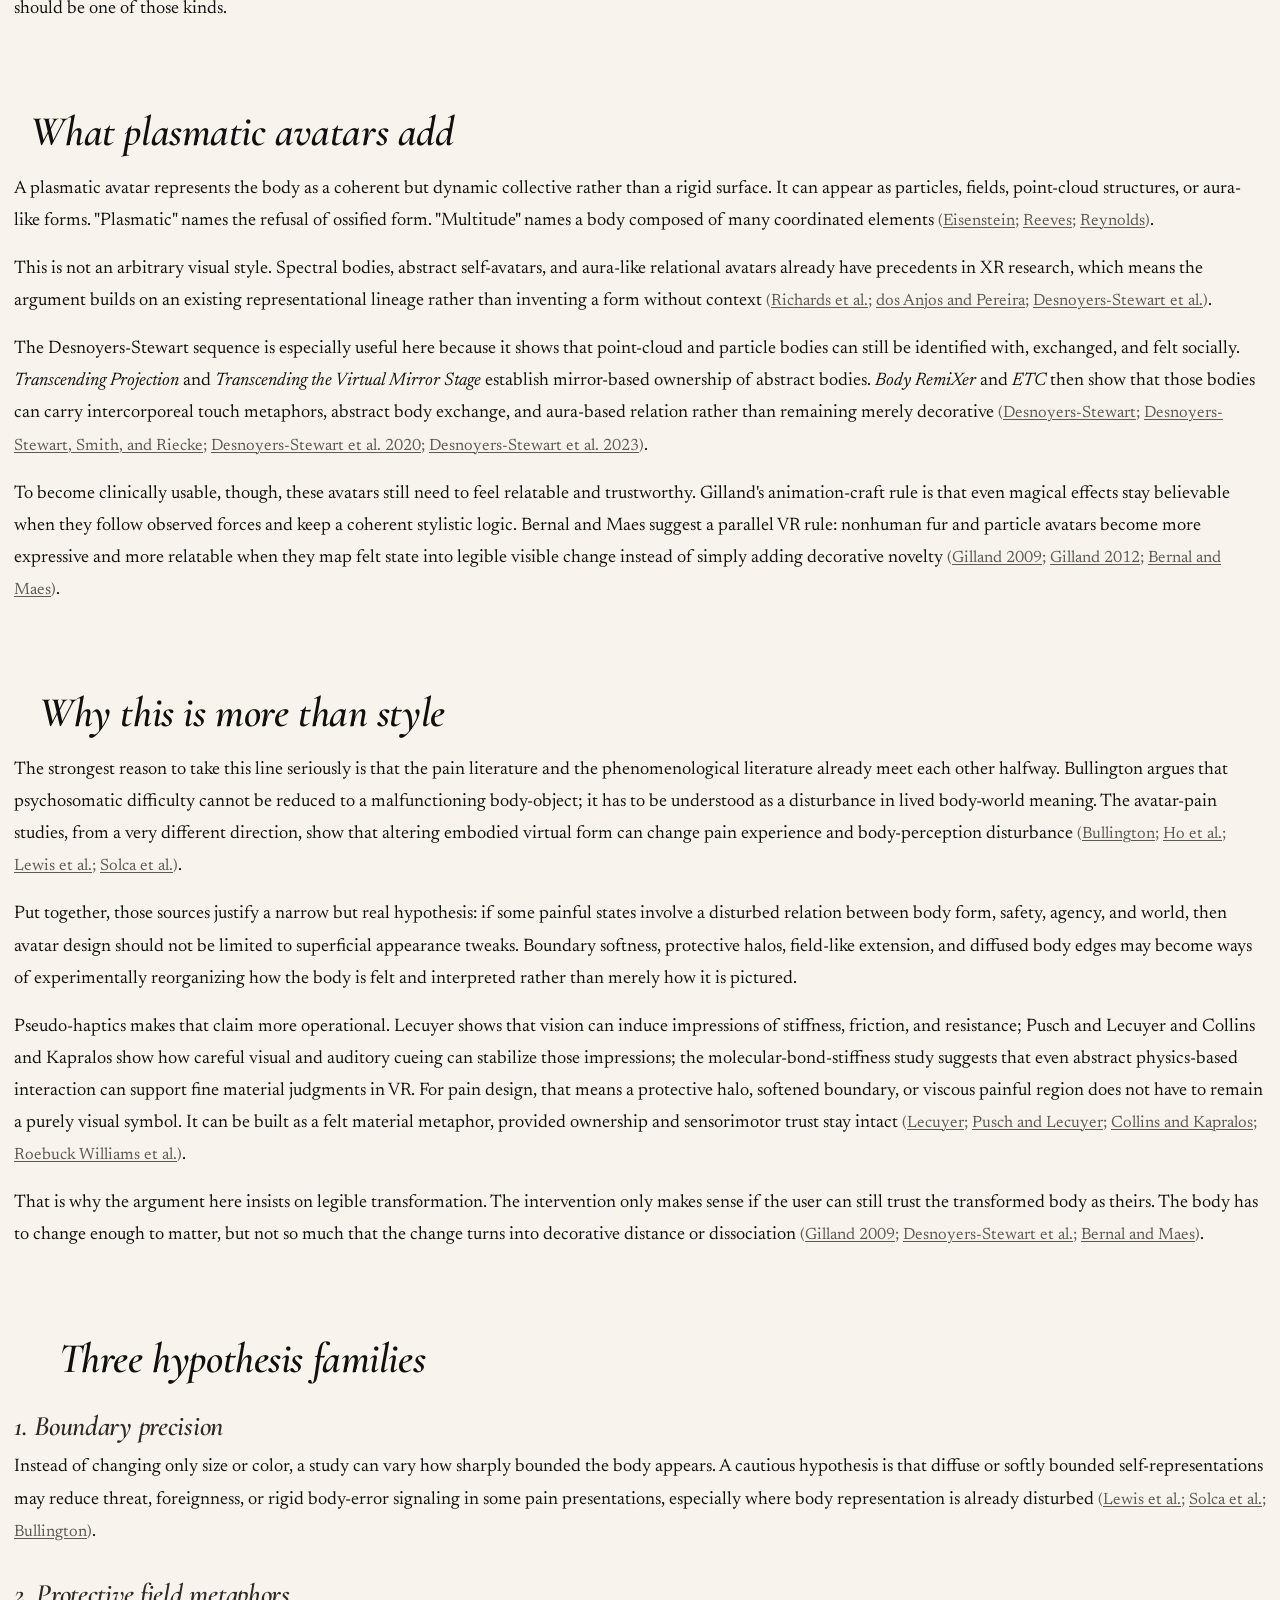
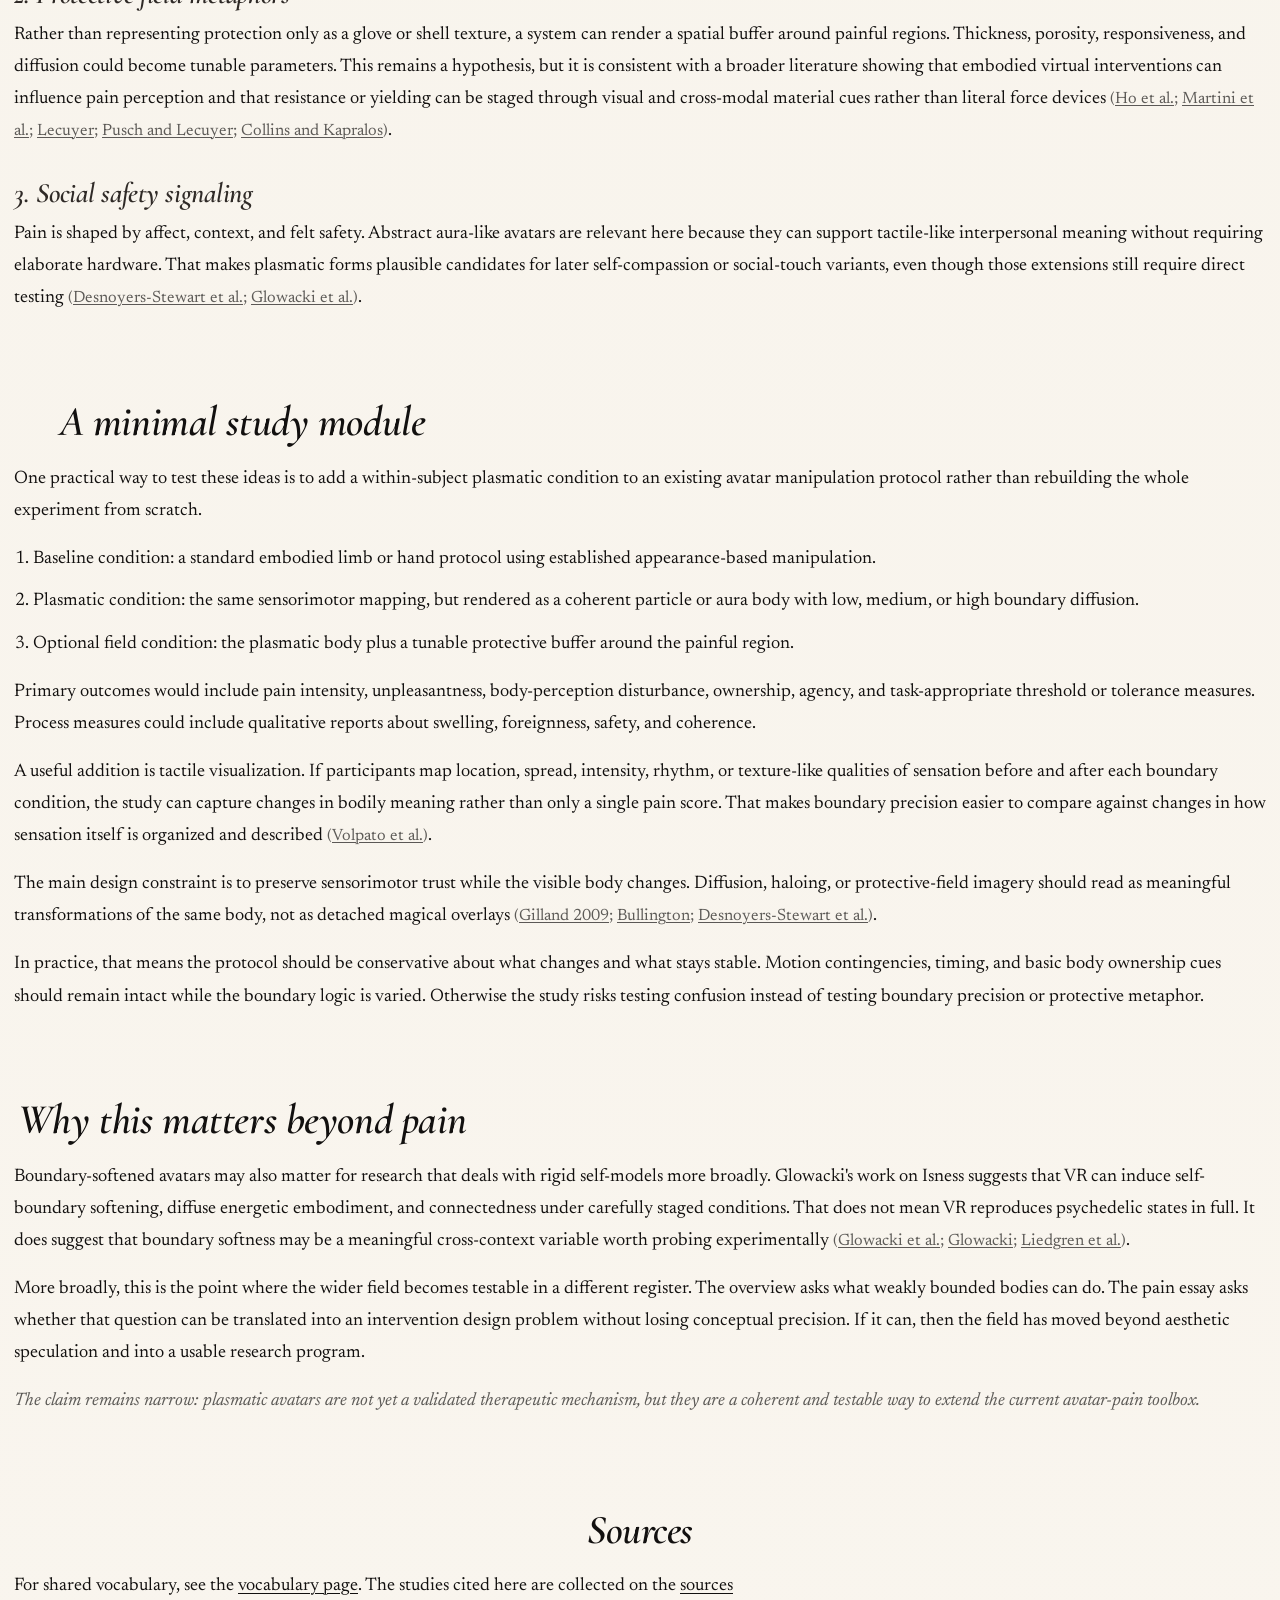
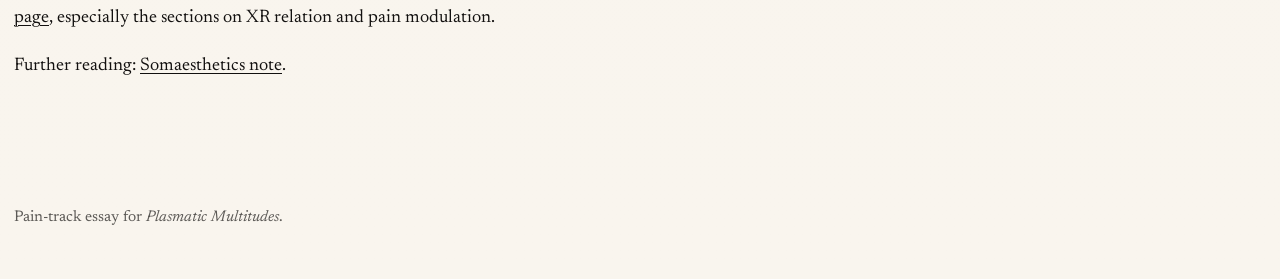
<file: pain.html>
<!doctype html>
<html lang="en">
  <head>
    <meta charset="utf-8">
    <meta name="viewport" content="width=device-width, initial-scale=1">
    <title>Plasmatic Avatars and Chronic Pain VR | Plasmatic Multitudes</title>
    <meta
      name="description"
      content="A conservative proposal for plasmatic and boundary-softened avatars as experimental variables in chronic pain VR."
    >
    <link rel="preconnect" href="https://fonts.googleapis.com">
    <link rel="preconnect" href="https://fonts.gstatic.com" crossorigin>
    <link
      href="https://fonts.googleapis.com/css2?family=Newsreader:opsz,wght@6..72,400;6..72,500;6..72,600&amp;family=Cormorant+Garamond:ital,wght@0,600;0,700;1,600;1,700&amp;display=swap"
      rel="stylesheet"
    >
    <link rel="stylesheet" href="assets/site.css">
  </head>
  <body class="page page-pain">
    <header class="site-header">
      <div class="shell site-header__inner">
        <a class="site-title" href="index.html">Plasmatic Multitudes</a>
        <nav class="site-nav" aria-label="Primary">
          <a href="index.html">Overview</a>
          <a href="project.html">Method &amp; Framing</a>
          <a href="pain.html" aria-current="page">Pain Translation</a>
          <a href="terminology.html">Vocabulary</a>
          <a href="references.html">Sources</a>
        </nav>
      </div>
    </header>

    <main class="shell">
      <section class="hero">
        <p class="eyebrow">Pain translation | Updated March 26, 2026</p>
        <h1>Plasmatic Avatars and Chronic Pain VR</h1>
        <p class="deck">
          This essay treats boundary precision and avatar materiality as experimental variables. The
          claim is deliberately modest: softening the body's edge may matter, but only if ownership,
          agency, and sensorimotor trust stay intact.
        </p>

        <div class="intro-grid">
          <div class="panel">
            <h2>Caution</h2>
            <p>
              The argument here is deliberately conservative. It does not claim that plasmatic or
              boundary-softened avatars are established clinical mechanisms in pain care. It argues
              that they are plausible variables worth testing because body representation already
              matters in pain research.
            </p>
            <p>
              The cited studies are listed on the <a href="references.html">sources page</a>.
            </p>
          </div>

          <nav class="panel" aria-label="Pain sections">
            <h2>Sections</h2>
            <ol class="section-list">
              <li><a href="#toolbox">Why expand the toolbox</a></li>
              <li><a href="#avatars">What plasmatic avatars add</a></li>
              <li><a href="#logic">Why this is more than style</a></li>
              <li><a href="#hypotheses">Hypotheses</a></li>
              <li><a href="#study">Minimal study module</a></li>
              <li><a href="#bridge">Why this matters beyond pain</a></li>
            </ol>
          </nav>
        </div>
      </section>

      <article class="article">
        <section id="toolbox">
          <h2>Why expand the avatar-pain toolbox</h2>
          <p>
            The existing avatar-pain literature already shows that visual self-representation can
            modulate pain, pain thresholds, and body-perception disturbance. That pattern appears
            across altered limb appearance, heartbeat-synchronous embodiment cues, and placebo-like
            virtual interventions directed at embodied body parts
            <span class="citation">(<a href="references.html#ref-ho-2022">Ho et al.</a>; <a href="references.html#ref-lewis-2021">Lewis et al.</a>; <a href="references.html#ref-martini-2013">Martini et al.</a>; <a href="references.html#ref-solca-2018">Solca et al.</a>)</span>.
          </p>
          <p>
            The proposed contribution is not simply another avatar effect. It is a new
            representational degree of freedom. Instead of treating the virtual body as a bounded
            mesh that is only resized, recolored, or reskinned, plasmatic avatars make boundary
            precision and materiality available as explicit variables. In somaesthetic terms, that
            means changing how the body is felt from within rather than only how it is seen from
            outside
            <span class="citation">(<a href="references.html#ref-somaesthetics">Shusterman</a>; <a href="references.html#ref-hook-somaesthetic-design">Hook et al.</a>)</span>.
          </p>
          <p>
            Once embodiment is already known to matter for pain, the next question is what kinds of
            embodiment are worth testing. This essay argues that weakly bounded form should be one
            of those kinds.
          </p>
        </section>

        <section id="avatars">
          <h2>What plasmatic avatars add</h2>
          <p>
            A plasmatic avatar represents the body as a coherent but dynamic collective rather than
            a rigid surface. It can appear as particles, fields, point-cloud structures, or
            aura-like forms. "Plasmatic" names the refusal of ossified form. "Multitude" names a
            body composed of many coordinated elements
            <span class="citation">(<a href="references.html#ref-eisenstein">Eisenstein</a>; <a href="references.html#ref-reeves">Reeves</a>; <a href="references.html#ref-reynolds">Reynolds</a>)</span>.
          </p>
          <p>
            This is not an arbitrary visual style. Spectral bodies, abstract self-avatars, and
            aura-like relational avatars already have precedents in XR research, which means the
            argument builds on an existing representational lineage rather than inventing a form
            without context
            <span class="citation">(<a href="references.html#ref-richards">Richards et al.</a>; <a href="references.html#ref-dos-anjos">dos Anjos and Pereira</a>; <a href="references.html#ref-etc">Desnoyers-Stewart et al.</a>)</span>.
          </p>
          <p>
            The Desnoyers-Stewart sequence is especially useful here because it shows that point-cloud
            and particle bodies can still be identified with, exchanged, and felt socially.
            <em>Transcending Projection</em> and <em>Transcending the Virtual Mirror Stage</em>
            establish mirror-based ownership of abstract bodies. <em>Body RemiXer</em> and
            <em>ETC</em> then show that those bodies can carry intercorporeal touch metaphors,
            abstract body exchange, and aura-based relation rather than remaining merely decorative
            <span class="citation">(<a href="references.html#ref-transcending-projection">Desnoyers-Stewart</a>; <a href="references.html#ref-virtual-mirror-stage">Desnoyers-Stewart, Smith, and Riecke</a>; <a href="references.html#ref-body-remixer">Desnoyers-Stewart et al. 2020</a>; <a href="references.html#ref-etc">Desnoyers-Stewart et al. 2023</a>)</span>.
          </p>
          <p>
            To become clinically usable, though, these avatars still need to feel relatable and
            trustworthy. Gilland's animation-craft rule is that even magical effects stay
            believable when they follow observed forces and keep a coherent stylistic logic.
            Bernal and Maes suggest a parallel VR rule: nonhuman fur and particle avatars become
            more expressive and more relatable when they map felt state into legible visible change
            instead of simply adding decorative novelty
            <span class="citation">(<a href="references.html#ref-gilland-2009">Gilland 2009</a>; <a href="references.html#ref-gilland-2012">Gilland 2012</a>; <a href="references.html#ref-emotional-beasts">Bernal and Maes</a>)</span>.
          </p>
        </section>

        <section id="logic">
          <h2>Why this is more than style</h2>
          <p>
            The strongest reason to take this line seriously is that the pain literature and the
            phenomenological literature already meet each other halfway. Bullington argues that
            psychosomatic difficulty cannot be reduced to a malfunctioning body-object; it has to be
            understood as a disturbance in lived body-world meaning. The avatar-pain studies, from a
            very different direction, show that altering embodied virtual form can change pain
            experience and body-perception disturbance
            <span class="citation">(<a href="references.html#ref-bullington">Bullington</a>; <a href="references.html#ref-ho-2022">Ho et al.</a>; <a href="references.html#ref-lewis-2021">Lewis et al.</a>; <a href="references.html#ref-solca-2018">Solca et al.</a>)</span>.
          </p>
          <p>
            Put together, those sources justify a narrow but real hypothesis: if some painful states
            involve a disturbed relation between body form, safety, agency, and world, then avatar
            design should not be limited to superficial appearance tweaks. Boundary softness,
            protective halos, field-like extension, and diffused body edges may become ways of
            experimentally reorganizing how the body is felt and interpreted rather than merely how
            it is pictured.
          </p>
          <p>
            Pseudo-haptics makes that claim more operational. Lecuyer shows that vision can induce
            impressions of stiffness, friction, and resistance; Pusch and Lecuyer and Collins and
            Kapralos show how careful visual and auditory cueing can stabilize those impressions; the
            molecular-bond-stiffness study suggests that even abstract physics-based interaction can
            support fine material judgments in VR. For pain design, that means a protective halo,
            softened boundary, or viscous painful region does not have to remain a purely visual
            symbol. It can be built as a felt material metaphor, provided ownership and sensorimotor
            trust stay intact
            <span class="citation">(<a href="references.html#ref-lecuyer-2009">Lecuyer</a>; <a href="references.html#ref-pusch-2011">Pusch and Lecuyer</a>; <a href="references.html#ref-collins-2019">Collins and Kapralos</a>; <a href="references.html#ref-roebuck-2024">Roebuck Williams et al.</a>)</span>.
          </p>
          <p>
            That is why the argument here insists on legible transformation. The intervention only makes
            sense if the user can still trust the transformed body as theirs. The body has to change
            enough to matter, but not so much that the change turns into decorative distance or
            dissociation
            <span class="citation">(<a href="references.html#ref-gilland-2009">Gilland 2009</a>; <a href="references.html#ref-etc">Desnoyers-Stewart et al.</a>; <a href="references.html#ref-emotional-beasts">Bernal and Maes</a>)</span>.
          </p>
        </section>

        <section id="hypotheses">
          <h2>Three hypothesis families</h2>

          <h3>1. Boundary precision</h3>
          <p>
            Instead of changing only size or color, a study can vary how sharply bounded the body
            appears. A cautious hypothesis is that diffuse or softly bounded self-representations
            may reduce threat, foreignness, or rigid body-error signaling in some pain
            presentations, especially where body representation is already disturbed
            <span class="citation">(<a href="references.html#ref-lewis-2021">Lewis et al.</a>; <a href="references.html#ref-solca-2018">Solca et al.</a>; <a href="references.html#ref-bullington">Bullington</a>)</span>.
          </p>

          <h3>2. Protective field metaphors</h3>
          <p>
            Rather than representing protection only as a glove or shell texture, a system can
            render a spatial buffer around painful regions. Thickness, porosity, responsiveness, and
            diffusion could become tunable parameters. This remains a hypothesis, but it is
            consistent with a broader literature showing that embodied virtual interventions can
            influence pain perception and that resistance or yielding can be staged through visual
            and cross-modal material cues rather than literal force devices
            <span class="citation">(<a href="references.html#ref-ho-2022">Ho et al.</a>; <a href="references.html#ref-martini-2013">Martini et al.</a>; <a href="references.html#ref-lecuyer-2009">Lecuyer</a>; <a href="references.html#ref-pusch-2011">Pusch and Lecuyer</a>; <a href="references.html#ref-collins-2019">Collins and Kapralos</a>)</span>.
          </p>

          <h3>3. Social safety signaling</h3>
          <p>
            Pain is shaped by affect, context, and felt safety. Abstract aura-like avatars are
            relevant here because they can support tactile-like interpersonal meaning without
            requiring elaborate hardware. That makes plasmatic forms plausible candidates for later
            self-compassion or social-touch variants, even though those extensions still require
            direct testing
            <span class="citation">(<a href="references.html#ref-etc">Desnoyers-Stewart et al.</a>; <a href="references.html#ref-glowacki-2022">Glowacki et al.</a>)</span>.
          </p>
        </section>

        <section id="study">
          <h2>A minimal study module</h2>
          <p>
            One practical way to test these ideas is to add a within-subject plasmatic condition to
            an existing avatar manipulation protocol rather than rebuilding the whole experiment from
            scratch.
          </p>
          <ol class="compact-list">
            <li>
              Baseline condition: a standard embodied limb or hand protocol using established
              appearance-based manipulation.
            </li>
            <li>
              Plasmatic condition: the same sensorimotor mapping, but rendered as a coherent
              particle or aura body with low, medium, or high boundary diffusion.
            </li>
            <li>
              Optional field condition: the plasmatic body plus a tunable protective buffer around
              the painful region.
            </li>
          </ol>
          <p>
            Primary outcomes would include pain intensity, unpleasantness, body-perception
            disturbance, ownership, agency, and task-appropriate threshold or tolerance measures.
            Process measures could include qualitative reports about swelling, foreignness, safety,
            and coherence.
          </p>
          <p>
            A useful addition is tactile visualization. If participants map location, spread,
            intensity, rhythm, or texture-like qualities of sensation before and after each
            boundary condition, the study can capture changes in bodily meaning rather than only a
            single pain score. That makes boundary precision easier to compare against changes in
            how sensation itself is organized and described
            <span class="citation">(<a href="references.html#ref-qri-tactile-visualizing">Volpato et al.</a>)</span>.
          </p>
          <p>
            The main design constraint is to preserve sensorimotor trust while the visible body
            changes. Diffusion, haloing, or protective-field imagery should read as meaningful
            transformations of the same body, not as detached magical overlays
            <span class="citation">(<a href="references.html#ref-gilland-2009">Gilland 2009</a>; <a href="references.html#ref-bullington">Bullington</a>; <a href="references.html#ref-etc">Desnoyers-Stewart et al.</a>)</span>.
          </p>
          <p>
            In practice, that means the protocol should be conservative about what changes and what
            stays stable. Motion contingencies, timing, and basic body ownership cues should remain
            intact while the boundary logic is varied. Otherwise the study risks testing confusion
            instead of testing boundary precision or protective metaphor.
          </p>
        </section>

        <section id="bridge">
          <h2>Why this matters beyond pain</h2>
          <p>
            Boundary-softened avatars may also matter for research that deals with rigid self-models
            more broadly. Glowacki's work on Isness suggests that VR can induce self-boundary
            softening, diffuse energetic embodiment, and connectedness under carefully staged
            conditions. That does not mean VR reproduces psychedelic states in full. It does suggest
            that boundary softness may be a meaningful cross-context variable worth probing
            experimentally
            <span class="citation">(<a href="references.html#ref-glowacki-2022">Glowacki et al.</a>; <a href="references.html#ref-glowacki-2024">Glowacki</a>; <a href="references.html#ref-liedgren">Liedgren et al.</a>)</span>.
          </p>
          <p>
            More broadly, this is the point where the wider field becomes testable in a different
            register. The overview asks what weakly bounded bodies can do. The pain essay asks
            whether that question can be translated into an intervention design problem without
            losing conceptual precision. If it can, then the field has moved beyond aesthetic
            speculation and into a usable research program.
          </p>

          <p class="closing-note">
            The claim remains narrow: plasmatic avatars are not yet a validated
            therapeutic mechanism, but they are a coherent and testable way to extend the current
            avatar-pain toolbox.
          </p>
        </section>
      </article>

      <section id="sources" class="references">
        <h2>Sources</h2>
        <p>
          For shared vocabulary, see the <a href="terminology.html">vocabulary page</a>. The
          studies cited here are collected on the <a href="references.html">sources page</a>,
          especially the sections on XR relation and pain modulation.
        </p>
        <p>
          Further reading: <a href="background/somaesthetics.html">Somaesthetics note</a>.
        </p>
      </section>
    </main>

    <footer class="footer">
      <div class="shell">
        Pain-track essay for <em>Plasmatic Multitudes</em>.
      </div>
    </footer>
  </body>
</html>
</file>
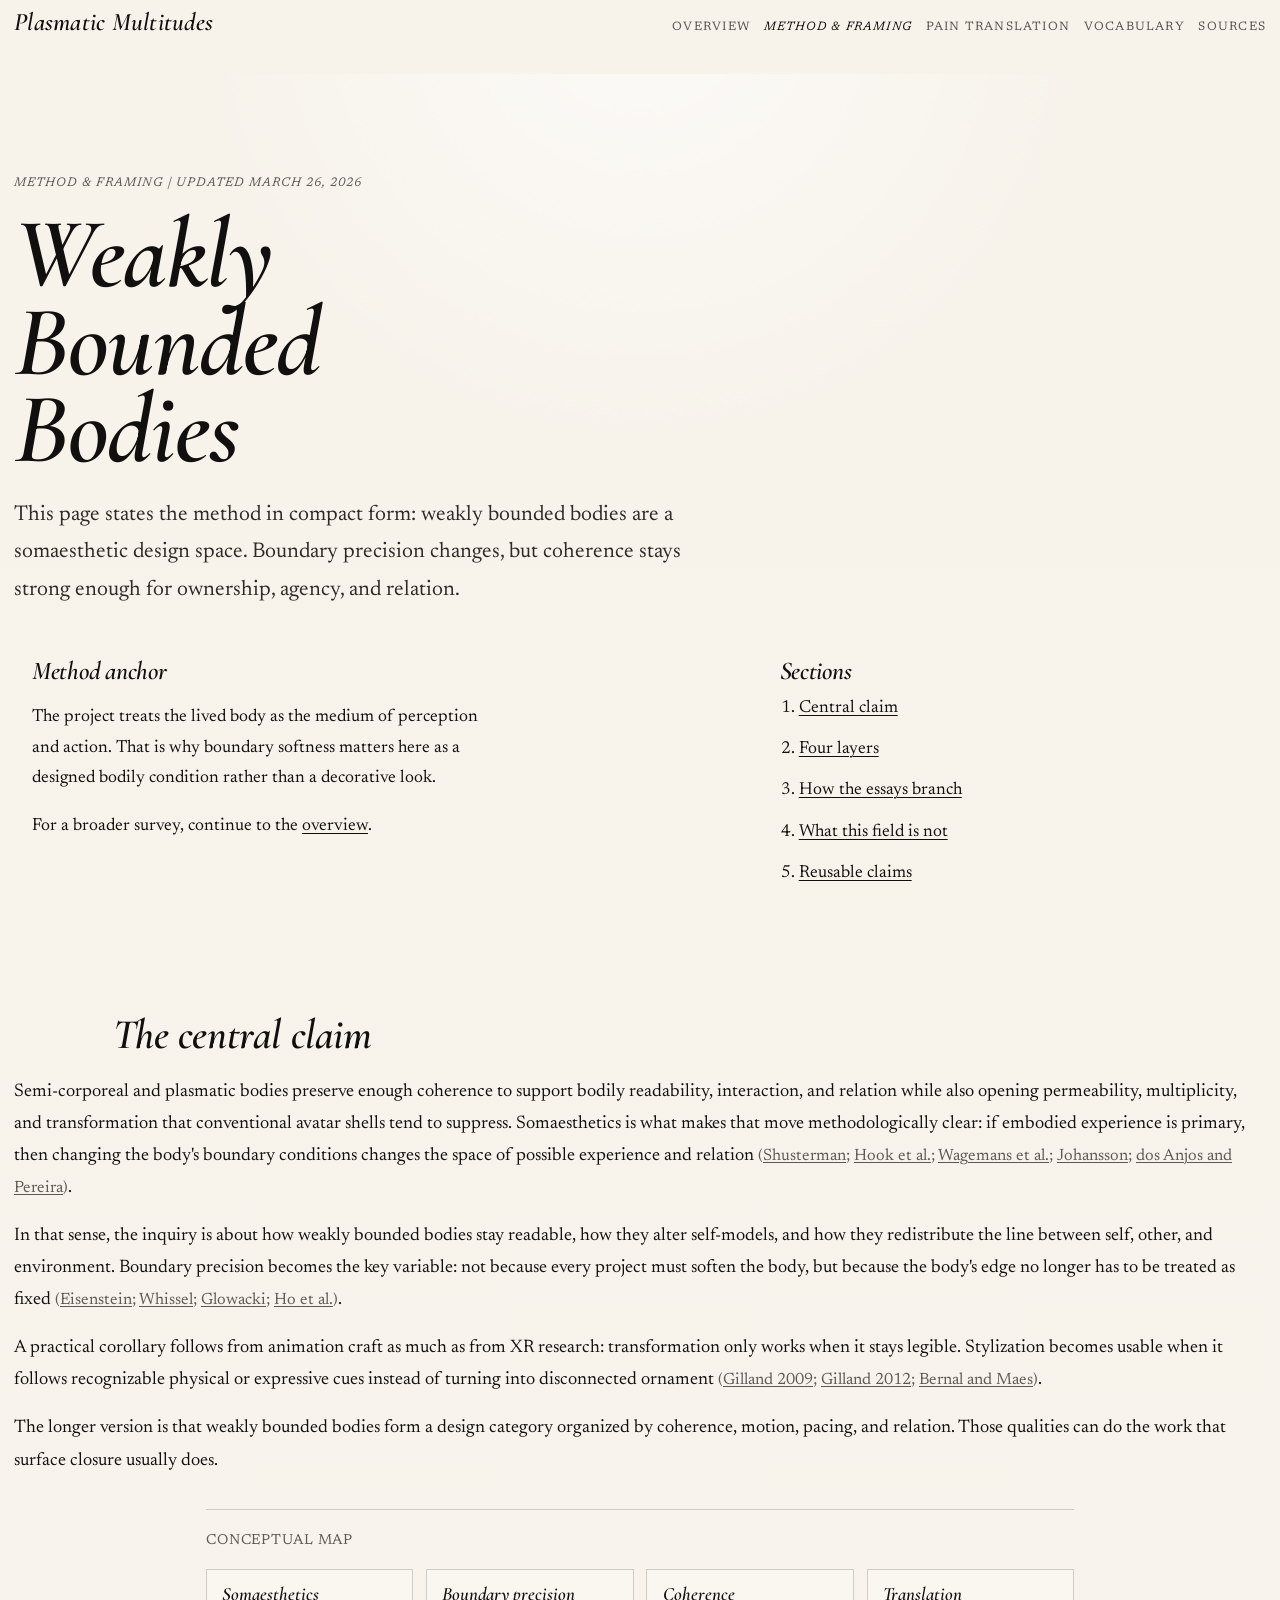
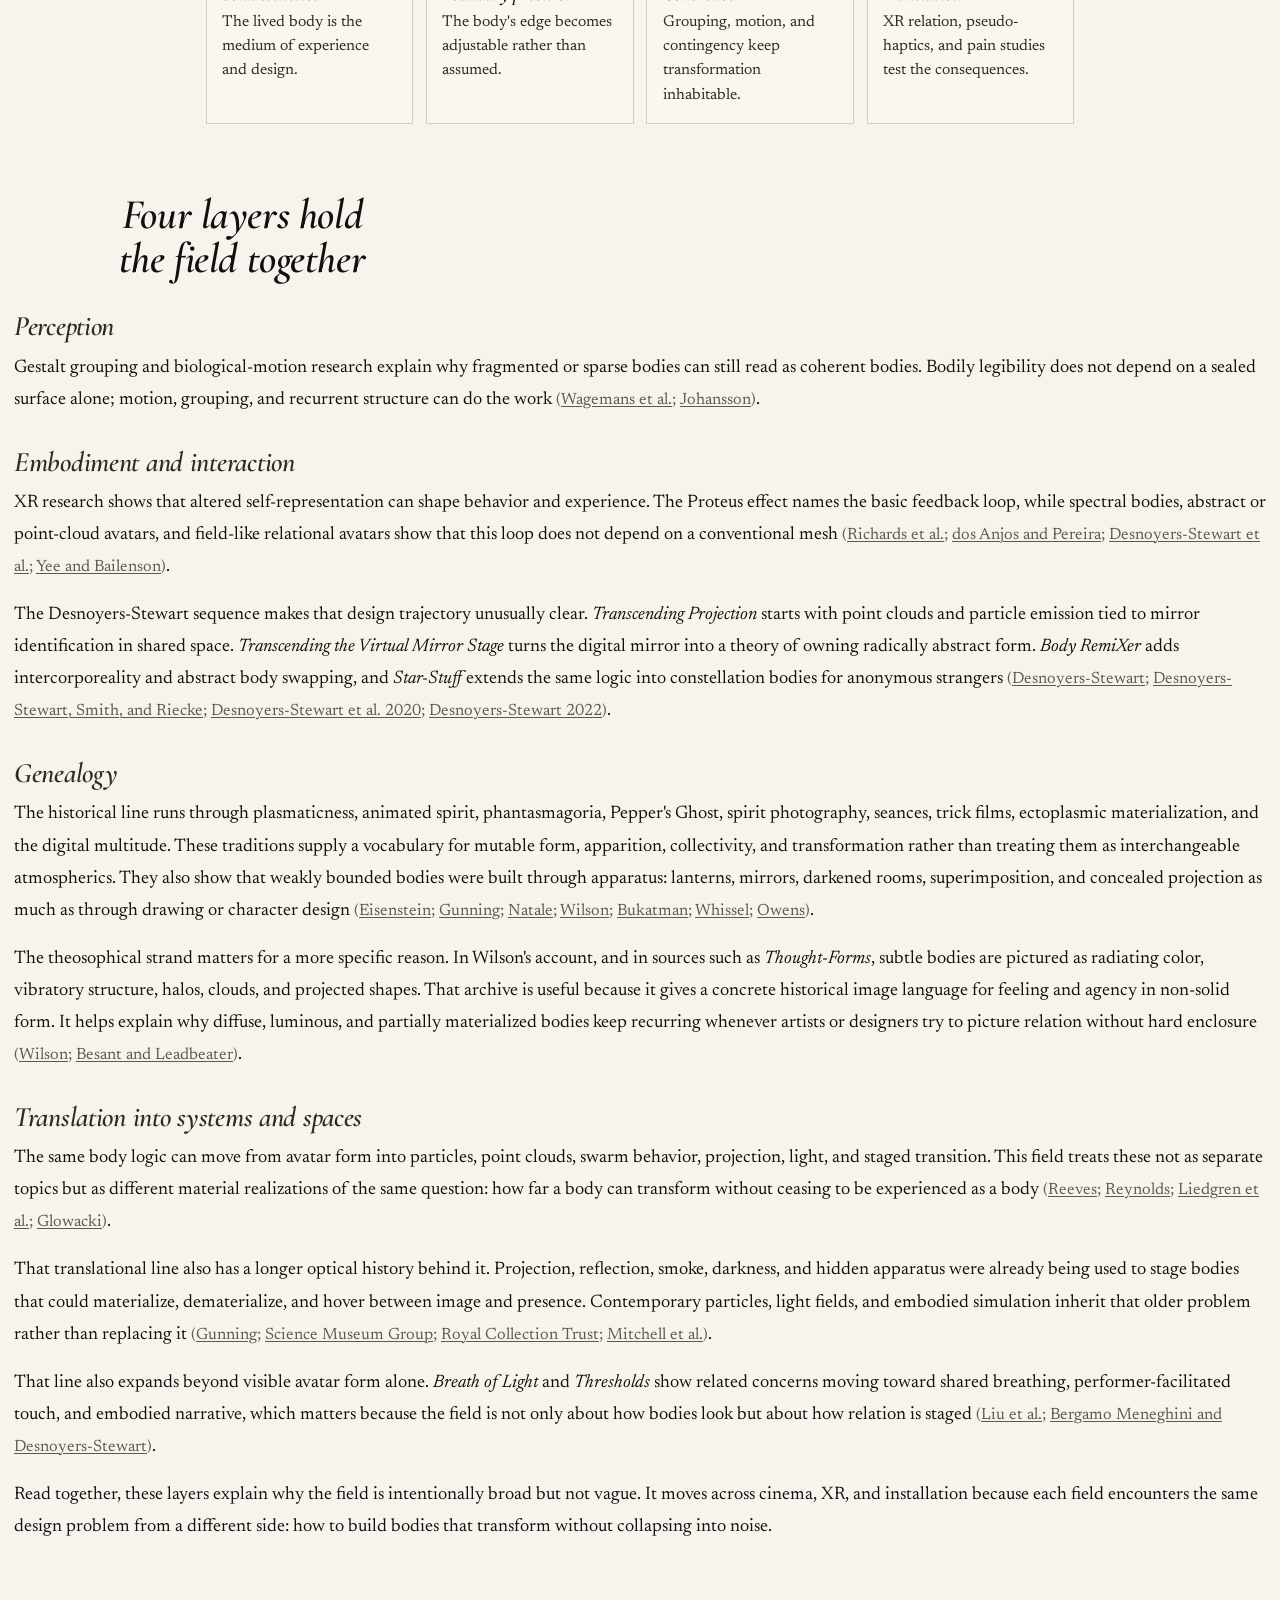
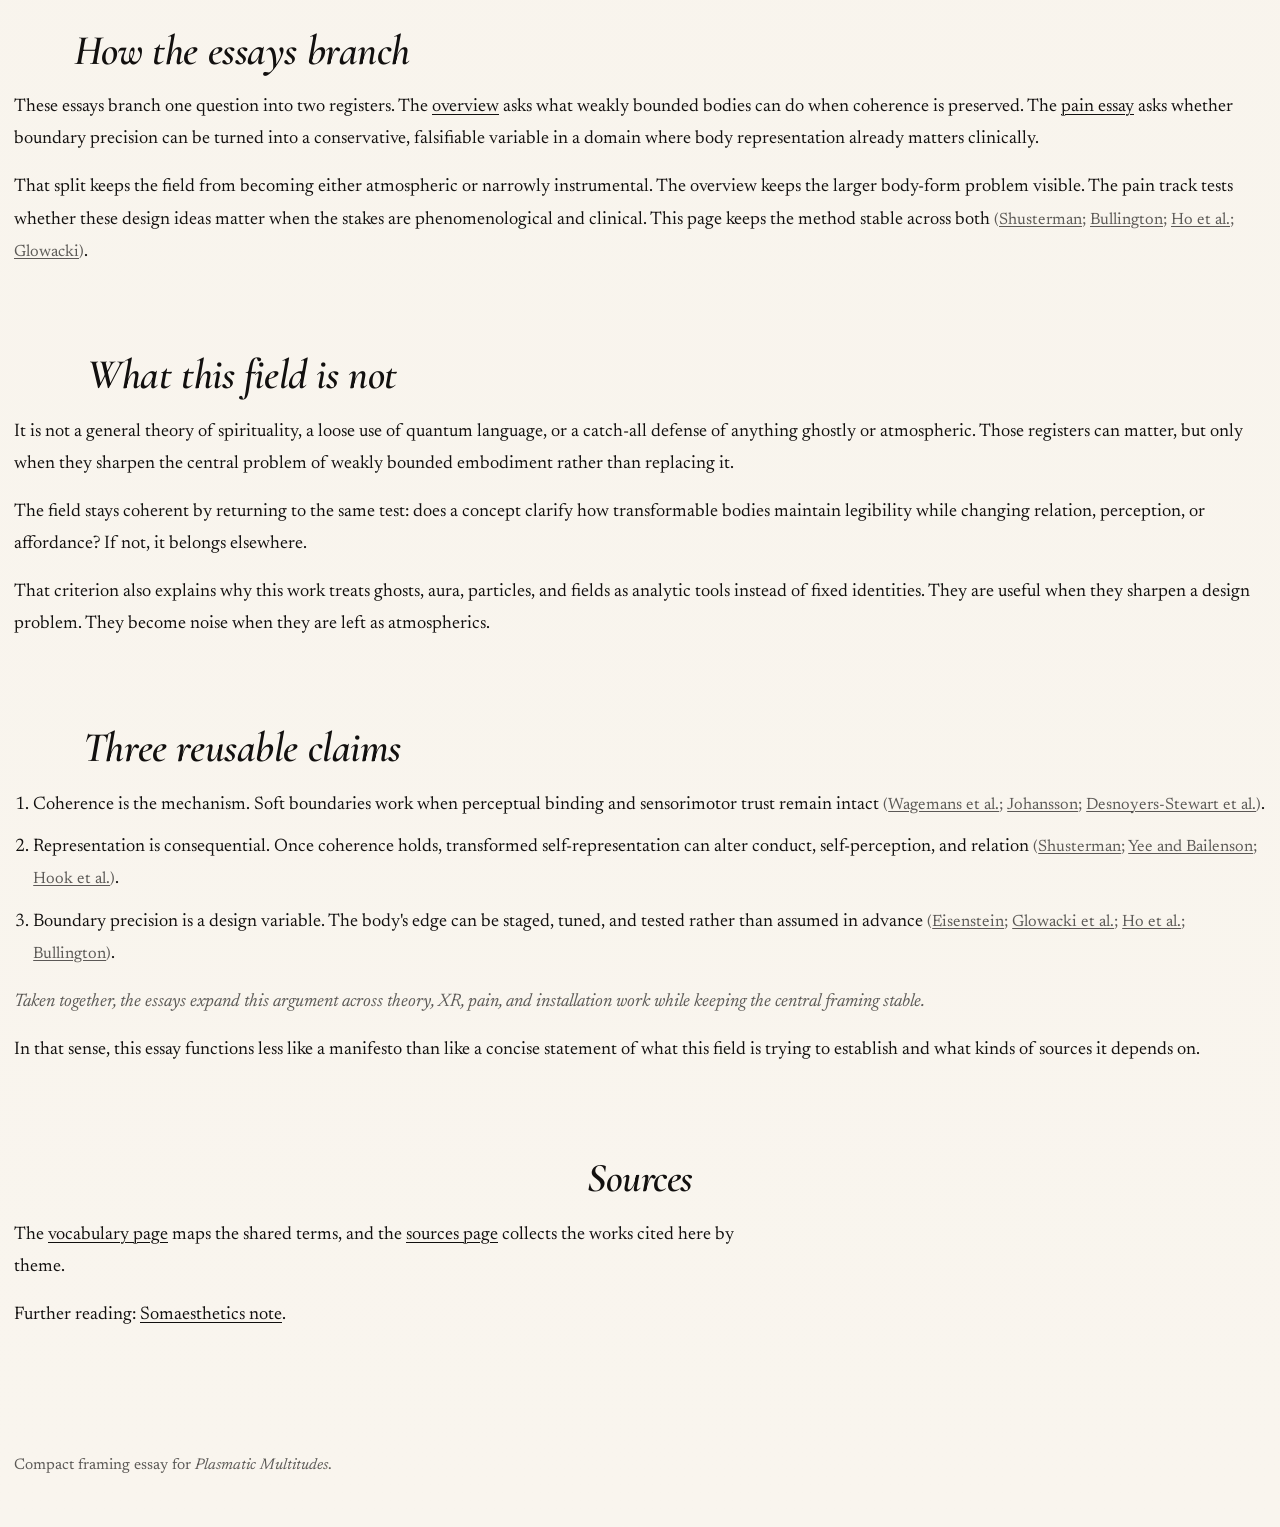
<file: project.html>
<!doctype html>
<html lang="en">
  <head>
    <meta charset="utf-8">
    <meta name="viewport" content="width=device-width, initial-scale=1">
    <title>Weakly Bounded Bodies | Plasmatic Multitudes</title>
    <meta
      name="description"
      content="A somaesthetic framing of weakly bounded bodies across perception, XR, media history, and pain translation."
    >
    <link rel="preconnect" href="https://fonts.googleapis.com">
    <link rel="preconnect" href="https://fonts.gstatic.com" crossorigin>
    <link
      href="https://fonts.googleapis.com/css2?family=Newsreader:opsz,wght@6..72,400;6..72,500;6..72,600&amp;family=Cormorant+Garamond:ital,wght@0,600;0,700;1,600;1,700&amp;display=swap"
      rel="stylesheet"
    >
    <link rel="stylesheet" href="assets/site.css">
  </head>
  <body class="page page-project">
    <header class="site-header">
      <div class="shell site-header__inner">
        <a class="site-title" href="index.html">Plasmatic Multitudes</a>
        <nav class="site-nav" aria-label="Primary">
          <a href="index.html">Overview</a>
          <a href="project.html" aria-current="page">Method &amp; Framing</a>
          <a href="pain.html">Pain Translation</a>
          <a href="terminology.html">Vocabulary</a>
          <a href="references.html">Sources</a>
        </nav>
      </div>
    </header>

    <main class="shell">
      <section class="hero">
        <p class="eyebrow">Method &amp; framing | Updated March 26, 2026</p>
        <h1>Weakly Bounded Bodies</h1>
        <p class="deck">
          This page states the method in compact form: weakly bounded bodies are a somaesthetic
          design space. Boundary precision changes, but coherence stays strong enough for ownership,
          agency, and relation.
        </p>

        <div class="intro-grid">
          <div class="panel">
            <h2>Method anchor</h2>
            <p>
              The project treats the lived body as the medium of perception and action. That is why
              boundary softness matters here as a designed bodily condition rather than a decorative
              look.
            </p>
            <p>
              For a broader survey, continue to the <a href="index.html">overview</a>.
            </p>
          </div>

          <nav class="panel" aria-label="Method sections">
            <h2>Sections</h2>
            <ol class="section-list">
              <li><a href="#claim">Central claim</a></li>
              <li><a href="#layers">Four layers</a></li>
              <li><a href="#tracks">How the essays branch</a></li>
              <li><a href="#limits">What this field is not</a></li>
              <li><a href="#claims">Reusable claims</a></li>
            </ol>
          </nav>
        </div>
      </section>

      <article class="article">
        <section id="claim">
          <h2>The central claim</h2>
          <p>
            Semi-corporeal and plasmatic bodies preserve enough coherence to support bodily
            readability, interaction, and relation while also opening permeability, multiplicity,
            and transformation that conventional avatar shells tend to suppress. Somaesthetics is
            what makes that move methodologically clear: if embodied experience is primary, then
            changing the body's boundary conditions changes the space of possible experience and
            relation
            <span class="citation">(<a href="references.html#ref-somaesthetics">Shusterman</a>; <a href="references.html#ref-hook-somaesthetic-design">Hook et al.</a>; <a href="references.html#ref-wagemans">Wagemans et al.</a>; <a href="references.html#ref-johansson">Johansson</a>; <a href="references.html#ref-dos-anjos">dos Anjos and Pereira</a>)</span>.
          </p>
          <p>
            In that sense, the inquiry is about how weakly bounded bodies stay readable, how they
            alter self-models, and how they redistribute the line between self, other, and
            environment. Boundary precision becomes the key variable: not because every project must
            soften the body, but because the body's edge no longer has to be treated as fixed
            <span class="citation">(<a href="references.html#ref-eisenstein">Eisenstein</a>; <a href="references.html#ref-whissel">Whissel</a>; <a href="references.html#ref-glowacki-2024">Glowacki</a>; <a href="references.html#ref-ho-2022">Ho et al.</a>)</span>.
          </p>
          <p>
            A practical corollary follows from animation craft as much as from XR research:
            transformation only works when it stays legible. Stylization becomes usable when it
            follows recognizable physical or expressive cues instead of turning into disconnected
            ornament
            <span class="citation">(<a href="references.html#ref-gilland-2009">Gilland 2009</a>; <a href="references.html#ref-gilland-2012">Gilland 2012</a>; <a href="references.html#ref-emotional-beasts">Bernal and Maes</a>)</span>.
          </p>
          <p>
            The longer version is that weakly bounded bodies form a design category organized by
            coherence, motion, pacing, and relation. Those qualities can do the work that surface
            closure usually does.
          </p>
          <figure class="concept-diagram" aria-labelledby="method-map-title">
            <figcaption id="method-map-title">Conceptual map</figcaption>
            <div class="concept-diagram__grid">
              <div class="concept-node">
                <strong>Somaesthetics</strong>
                <span>The lived body is the medium of experience and design.</span>
              </div>
              <div class="concept-node">
                <strong>Boundary precision</strong>
                <span>The body's edge becomes adjustable rather than assumed.</span>
              </div>
              <div class="concept-node">
                <strong>Coherence</strong>
                <span>Grouping, motion, and contingency keep transformation inhabitable.</span>
              </div>
              <div class="concept-node">
                <strong>Translation</strong>
                <span>XR relation, pseudo-haptics, and pain studies test the consequences.</span>
              </div>
            </div>
          </figure>
        </section>

        <section id="layers">
          <h2>Four layers hold the field together</h2>

          <h3>Perception</h3>
          <p>
            Gestalt grouping and biological-motion research explain why fragmented or sparse bodies
            can still read as coherent bodies. Bodily legibility does not depend on a sealed
            surface alone; motion, grouping, and recurrent structure can do the work
            <span class="citation">(<a href="references.html#ref-wagemans">Wagemans et al.</a>; <a href="references.html#ref-johansson">Johansson</a>)</span>.
          </p>

          <h3>Embodiment and interaction</h3>
          <p>
            XR research shows that altered self-representation can shape behavior and experience.
            The Proteus effect names the basic feedback loop, while spectral bodies, abstract or
            point-cloud avatars, and field-like relational avatars show that this loop does not
            depend on a conventional mesh
            <span class="citation">(<a href="references.html#ref-richards">Richards et al.</a>; <a href="references.html#ref-dos-anjos">dos Anjos and Pereira</a>; <a href="references.html#ref-etc">Desnoyers-Stewart et al.</a>; <a href="references.html#ref-yee">Yee and Bailenson</a>)</span>.
          </p>
          <p>
            The Desnoyers-Stewart sequence makes that design trajectory unusually clear.
            <em>Transcending Projection</em> starts with point clouds and particle emission tied to
            mirror identification in shared space. <em>Transcending the Virtual Mirror Stage</em>
            turns the digital mirror into a theory of owning radically abstract form.
            <em>Body RemiXer</em> adds intercorporeality and abstract body swapping, and
            <em>Star-Stuff</em> extends the same logic into constellation bodies for anonymous
            strangers
            <span class="citation">(<a href="references.html#ref-transcending-projection">Desnoyers-Stewart</a>; <a href="references.html#ref-virtual-mirror-stage">Desnoyers-Stewart, Smith, and Riecke</a>; <a href="references.html#ref-body-remixer">Desnoyers-Stewart et al. 2020</a>; <a href="references.html#ref-star-stuff-isea">Desnoyers-Stewart 2022</a>)</span>.
          </p>

          <h3>Genealogy</h3>
          <p>
            The historical line runs through plasmaticness, animated spirit, phantasmagoria,
            Pepper's Ghost, spirit photography, seances, trick films, ectoplasmic materialization,
            and the digital multitude. These traditions supply a vocabulary for mutable form,
            apparition, collectivity, and transformation rather than treating them as
            interchangeable atmospherics. They also show that weakly bounded bodies were built
            through apparatus: lanterns, mirrors, darkened rooms, superimposition, and concealed
            projection as much as through drawing or character design
            <span class="citation">(<a href="references.html#ref-eisenstein">Eisenstein</a>; <a href="references.html#ref-gunning-2004">Gunning</a>; <a href="references.html#ref-natale-2012">Natale</a>; <a href="references.html#ref-wilson">Wilson</a>; <a href="references.html#ref-bukatman">Bukatman</a>; <a href="references.html#ref-whissel">Whissel</a>; <a href="references.html#ref-owens">Owens</a>)</span>.
          </p>
          <p>
            The theosophical strand matters for a more specific reason. In Wilson's account, and
            in sources such as <em>Thought-Forms</em>, subtle bodies are pictured as radiating
            color, vibratory structure, halos, clouds, and projected shapes. That archive is
            useful because it gives a concrete historical image language for feeling and agency in
            non-solid form. It helps explain why diffuse, luminous, and partially materialized
            bodies keep recurring whenever artists or designers try to picture relation without
            hard enclosure
            <span class="citation">(<a href="references.html#ref-wilson">Wilson</a>; <a href="references.html#ref-thought-forms">Besant and Leadbeater</a>)</span>.
          </p>

          <h3>Translation into systems and spaces</h3>
          <p>
            The same body logic can move from avatar form into particles, point clouds, swarm
            behavior, projection, light, and staged transition. This field treats these not as
            separate topics but as different material realizations of the same question: how far a
            body can transform without ceasing to be experienced as a body
            <span class="citation">(<a href="references.html#ref-reeves">Reeves</a>; <a href="references.html#ref-reynolds">Reynolds</a>; <a href="references.html#ref-liedgren">Liedgren et al.</a>; <a href="references.html#ref-glowacki-2024">Glowacki</a>)</span>.
          </p>
          <p>
            That translational line also has a longer optical history behind it. Projection,
            reflection, smoke, darkness, and hidden apparatus were already being used to stage
            bodies that could materialize, dematerialize, and hover between image and presence.
            Contemporary particles, light fields, and embodied simulation inherit that older
            problem rather than replacing it
            <span class="citation">(<a href="references.html#ref-gunning-2004">Gunning</a>; <a href="references.html#ref-science-museum-lantern">Science Museum Group</a>; <a href="references.html#ref-peppers-ghost">Royal Collection Trust</a>; <a href="references.html#ref-danceroom">Mitchell et al.</a>)</span>.
          </p>
          <p>
            That line also expands beyond visible avatar form alone. <em>Breath of Light</em> and
            <em>Thresholds</em> show related concerns moving toward shared breathing,
            performer-facilitated touch, and embodied narrative, which matters because the field is
            not only about how bodies look but about how relation is staged
            <span class="citation">(<a href="references.html#ref-breath-of-light">Liu et al.</a>; <a href="references.html#ref-thresholds">Bergamo Meneghini and Desnoyers-Stewart</a>)</span>.
          </p>
          <p>
            Read together, these layers explain why the field is intentionally broad but not
            vague. It moves across cinema, XR, and installation because each field encounters the
            same design problem from a different side: how to build bodies that transform without
            collapsing into noise.
          </p>
        </section>

        <section id="tracks">
          <h2>How the essays branch</h2>
          <p>
            These essays branch one question into two registers. The
            <a href="index.html">overview</a> asks what weakly bounded bodies can do when coherence
            is preserved. The <a href="pain.html">pain essay</a> asks whether boundary precision can
            be turned into a conservative, falsifiable variable in a domain where body
            representation already matters clinically.
          </p>
          <p>
            That split keeps the field from becoming either atmospheric or narrowly instrumental.
            The overview keeps the larger body-form problem visible. The pain track tests whether
            these design ideas matter when the stakes are phenomenological and clinical. This page
            keeps the method stable across both
            <span class="citation">(<a href="references.html#ref-somaesthetics">Shusterman</a>; <a href="references.html#ref-bullington">Bullington</a>; <a href="references.html#ref-ho-2022">Ho et al.</a>; <a href="references.html#ref-glowacki-2024">Glowacki</a>)</span>.
          </p>
        </section>

        <section id="limits">
          <h2>What this field is not</h2>
          <p>
            It is not a general theory of spirituality, a loose use of quantum language, or a
            catch-all defense of anything ghostly or atmospheric. Those registers can matter, but
            only when they sharpen the central problem of weakly bounded embodiment rather than
            replacing it.
          </p>
          <p>
            The field stays coherent by returning to the same test: does a concept clarify how
            transformable bodies maintain legibility while changing relation, perception, or
            affordance? If not, it belongs elsewhere.
          </p>
          <p>
            That criterion also explains why this work treats ghosts, aura, particles, and fields
            as analytic tools instead of fixed identities. They are useful when they sharpen a
            design problem. They become noise when they are left as atmospherics.
          </p>
        </section>

        <section id="claims">
          <h2>Three reusable claims</h2>
          <ol class="compact-list">
            <li>
              Coherence is the mechanism. Soft boundaries work when perceptual binding and
              sensorimotor trust remain intact
              <span class="citation">(<a href="references.html#ref-wagemans">Wagemans et al.</a>; <a href="references.html#ref-johansson">Johansson</a>; <a href="references.html#ref-etc">Desnoyers-Stewart et al.</a>)</span>.
            </li>
            <li>
              Representation is consequential. Once coherence holds, transformed self-representation
              can alter conduct, self-perception, and relation
              <span class="citation">(<a href="references.html#ref-somaesthetics">Shusterman</a>; <a href="references.html#ref-yee">Yee and Bailenson</a>; <a href="references.html#ref-hook-somaesthetic-design">Hook et al.</a>)</span>.
            </li>
            <li>
              Boundary precision is a design variable. The body's edge can be staged, tuned, and
              tested rather than assumed in advance
              <span class="citation">(<a href="references.html#ref-eisenstein">Eisenstein</a>; <a href="references.html#ref-glowacki-2022">Glowacki et al.</a>; <a href="references.html#ref-ho-2022">Ho et al.</a>; <a href="references.html#ref-bullington">Bullington</a>)</span>.
            </li>
          </ol>

          <p class="closing-note">
            Taken together, the essays expand this argument across theory, XR, pain, and
            installation work while keeping the central framing stable.
          </p>
          <p>
            In that sense, this essay functions less like a manifesto than like a concise statement
            of what this field is trying to establish and what kinds of sources it depends on.
          </p>
        </section>
      </article>

      <section id="sources" class="references">
        <h2>Sources</h2>
        <p>
          The <a href="terminology.html">vocabulary page</a> maps the shared terms, and the
          <a href="references.html">sources page</a> collects the works cited here by theme.
        </p>
        <p>
          Further reading: <a href="background/somaesthetics.html">Somaesthetics note</a>.
        </p>
      </section>
    </main>

    <footer class="footer">
      <div class="shell">
        Compact framing essay for <em>Plasmatic Multitudes</em>.
      </div>
    </footer>
  </body>
</html>
</file>
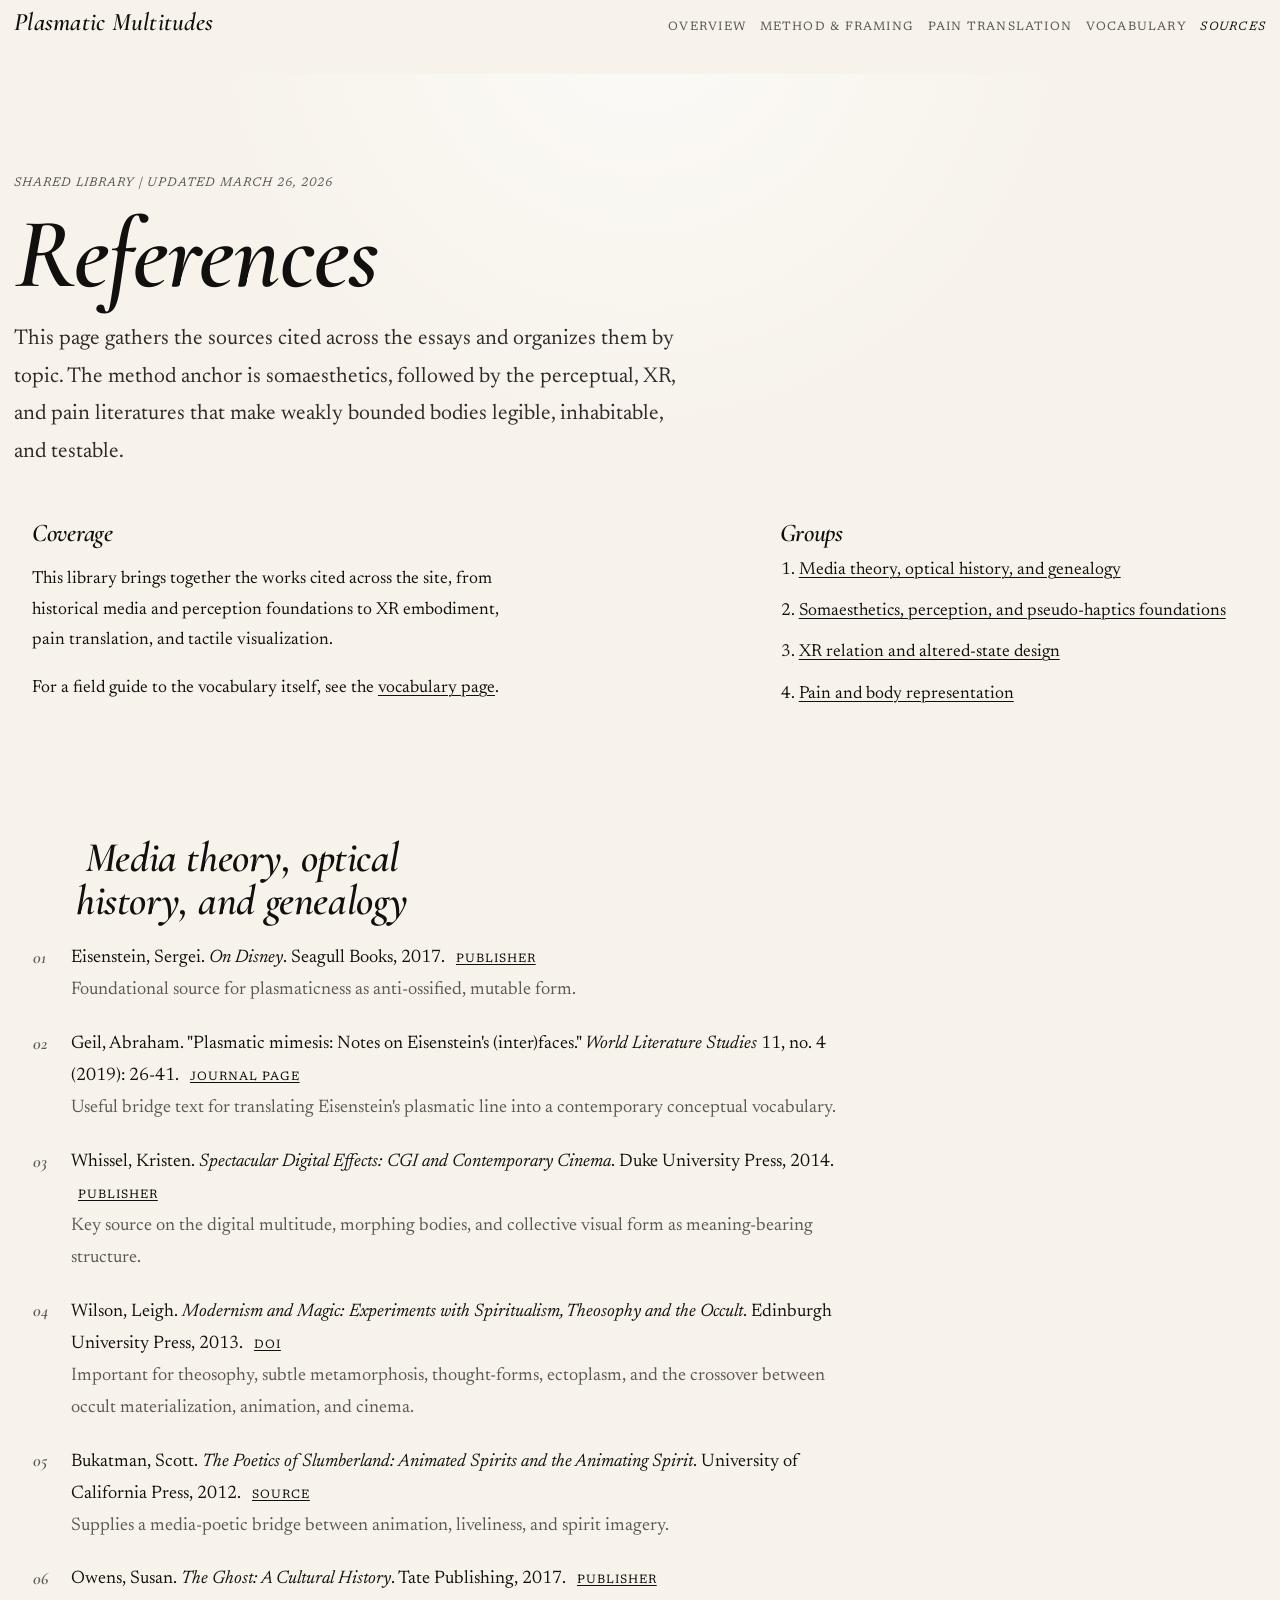
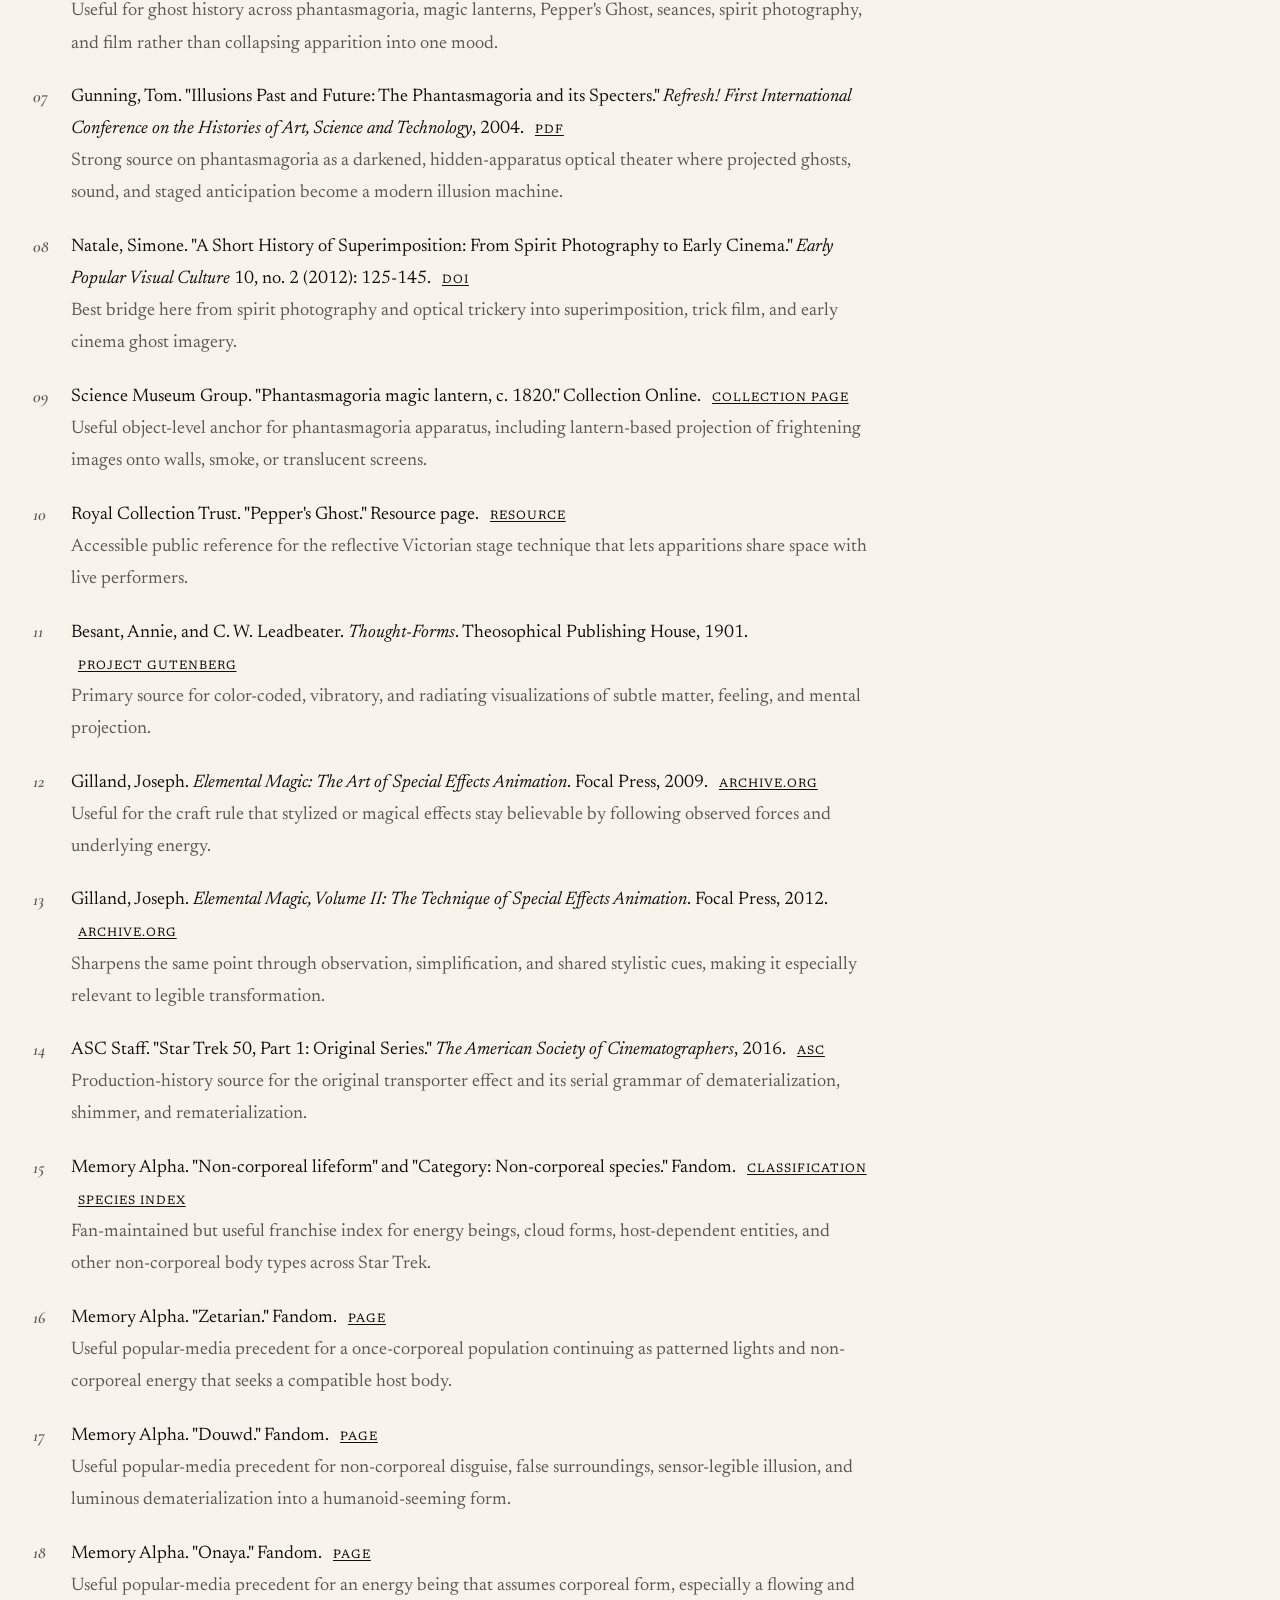
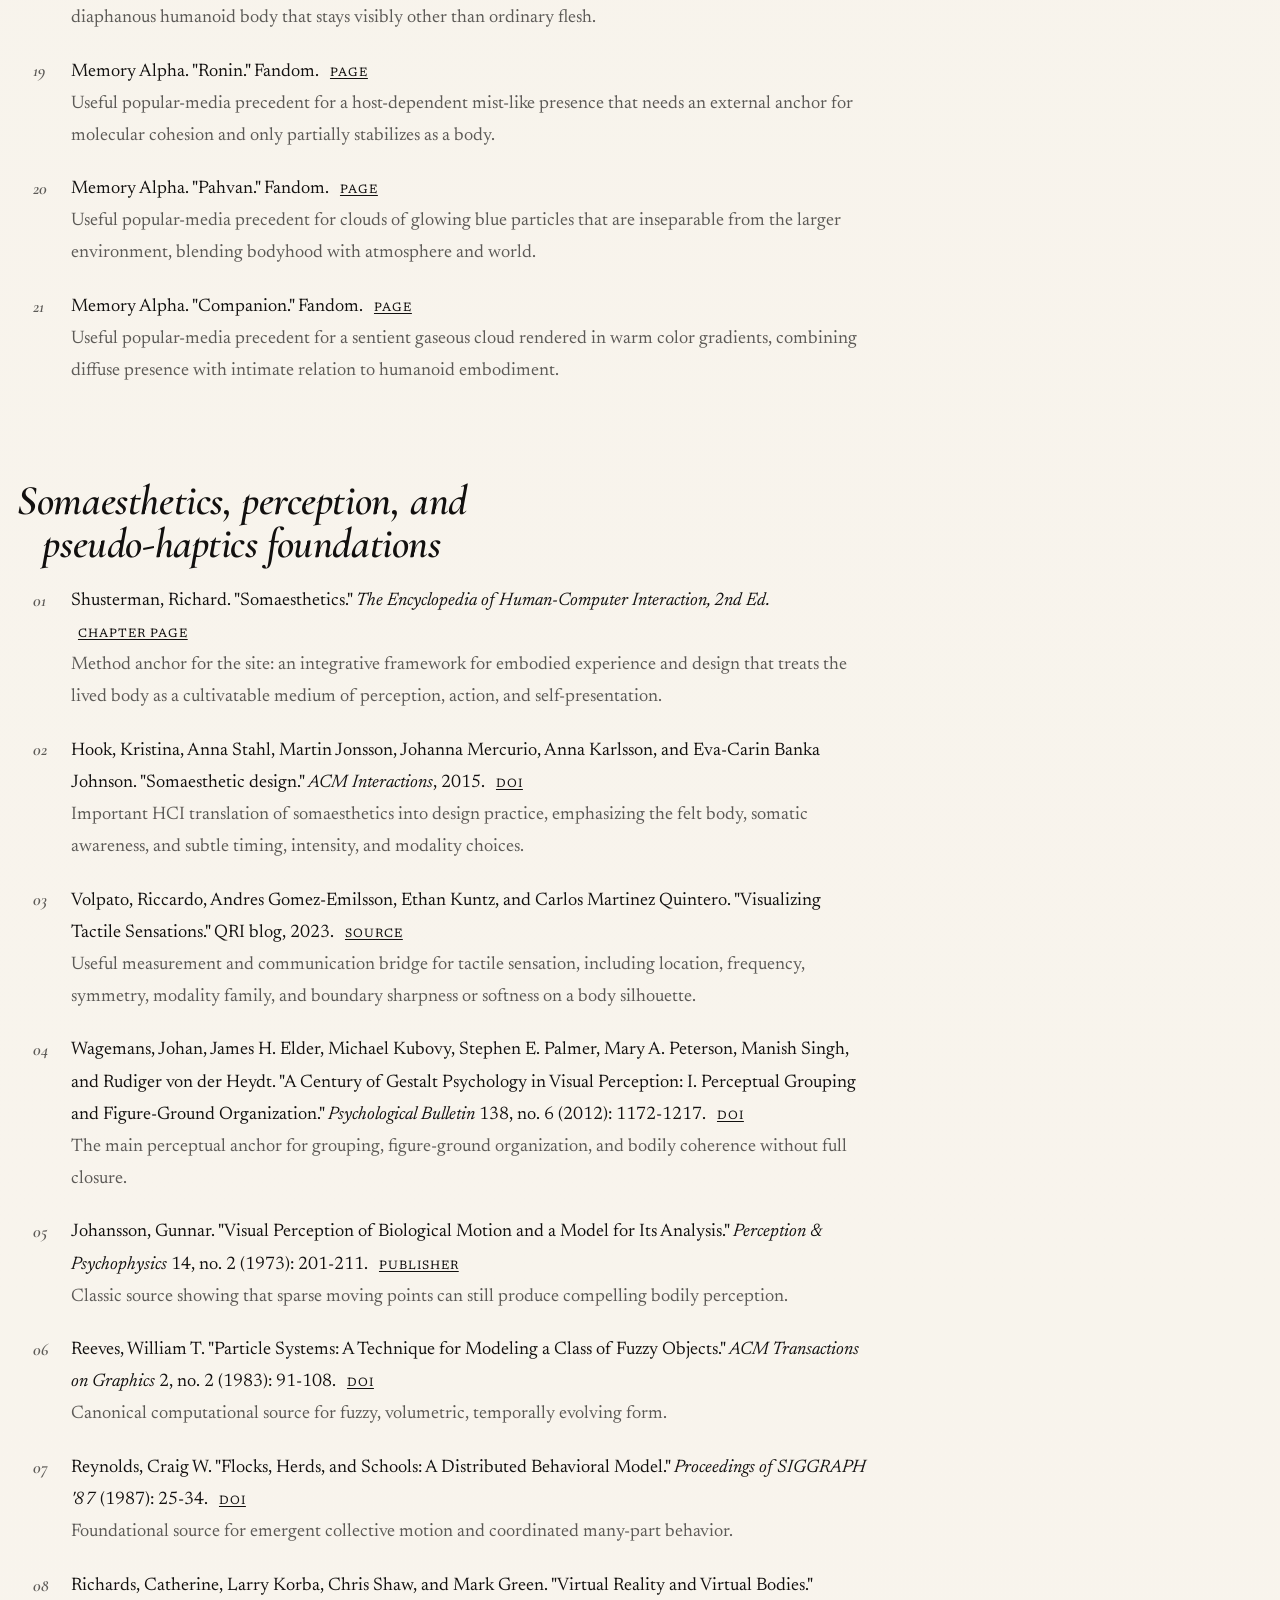
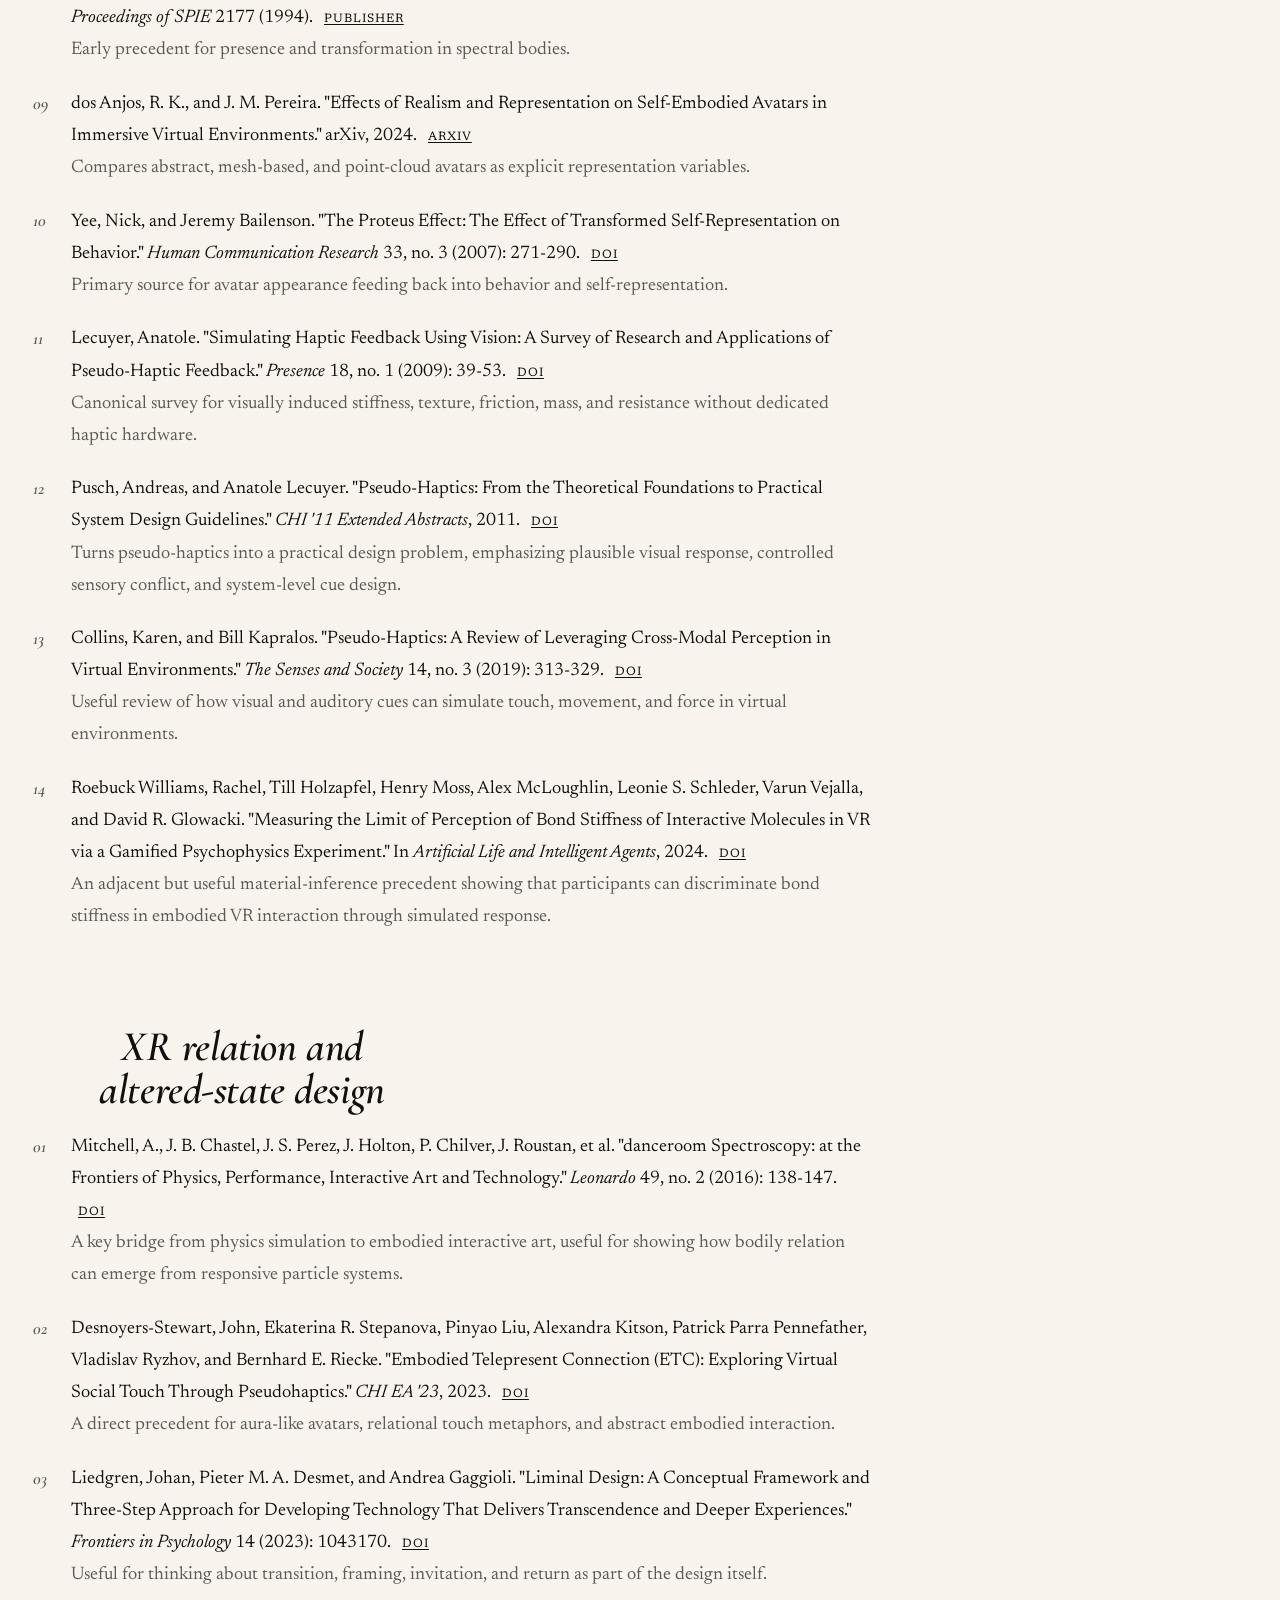
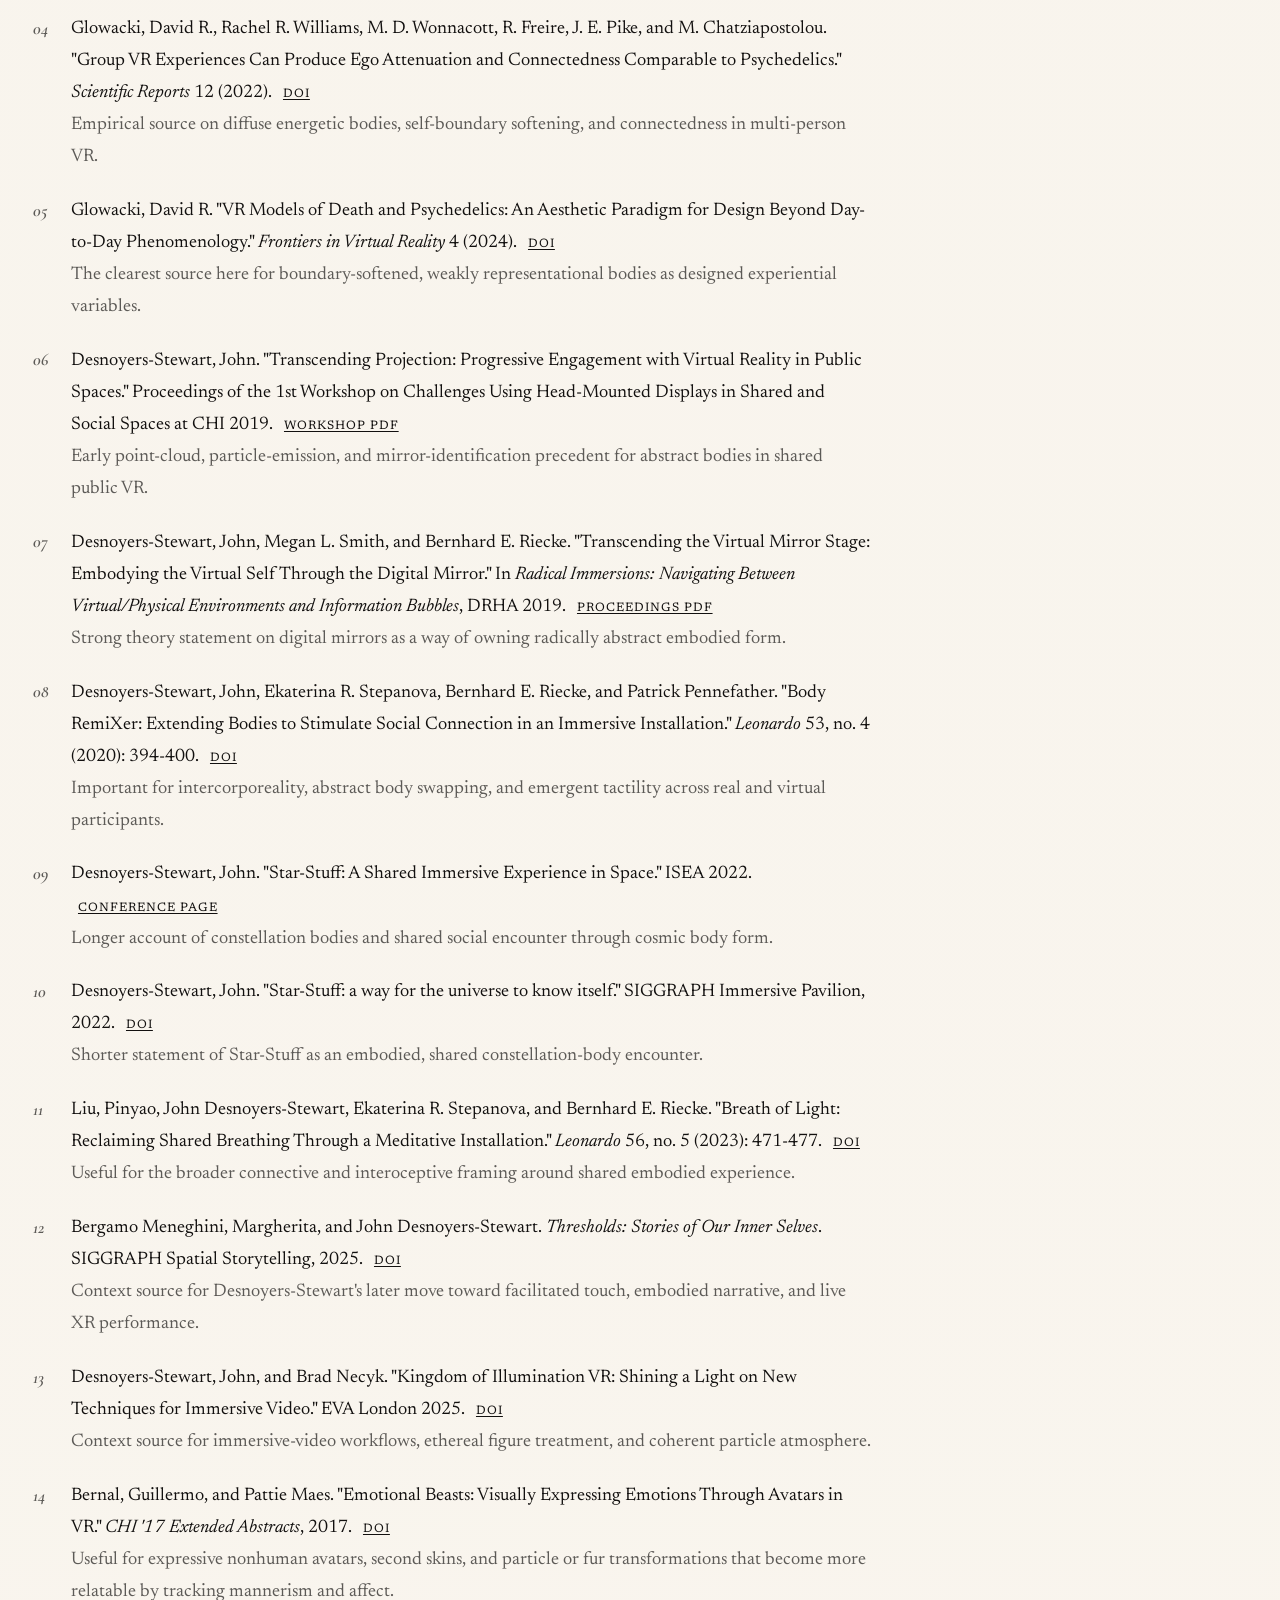
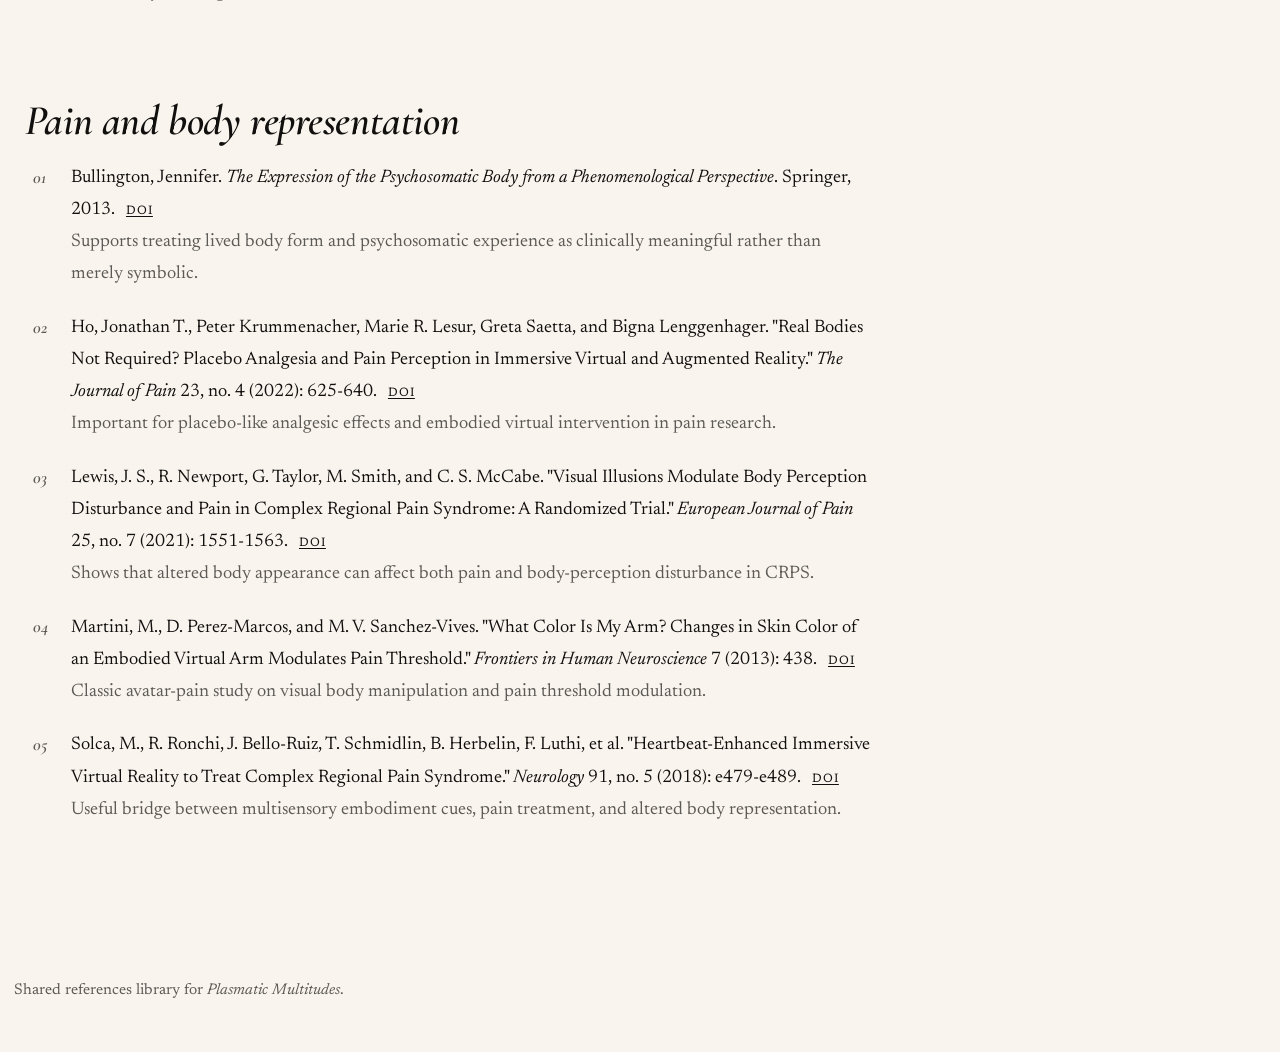
<file: references.html>
<!doctype html>
<html lang="en">
  <head>
    <meta charset="utf-8">
    <meta name="viewport" content="width=device-width, initial-scale=1">
    <title>References | Plasmatic Multitudes</title>
    <meta
      name="description"
      content="Sources for Plasmatic Multitudes, organized by topic around somaesthetics, perception, XR embodiment, and pain/body representation."
    >
    <link rel="preconnect" href="https://fonts.googleapis.com">
    <link rel="preconnect" href="https://fonts.gstatic.com" crossorigin>
    <link
      href="https://fonts.googleapis.com/css2?family=Newsreader:opsz,wght@6..72,400;6..72,500;6..72,600&amp;family=Cormorant+Garamond:ital,wght@0,600;0,700;1,600;1,700&amp;display=swap"
      rel="stylesheet"
    >
    <link rel="stylesheet" href="assets/site.css">
  </head>
  <body class="page page-references">
    <header class="site-header">
      <div class="shell site-header__inner">
        <a class="site-title" href="index.html">Plasmatic Multitudes</a>
        <nav class="site-nav" aria-label="Primary">
          <a href="index.html">Overview</a>
          <a href="project.html">Method &amp; Framing</a>
          <a href="pain.html">Pain Translation</a>
          <a href="terminology.html">Vocabulary</a>
          <a href="references.html" aria-current="page">Sources</a>
        </nav>
      </div>
    </header>

    <main class="shell">
      <section class="hero">
        <p class="eyebrow">Shared library | Updated March 26, 2026</p>
        <h1>References</h1>
        <p class="deck">
          This page gathers the sources cited across the essays and organizes them by topic. The
          method anchor is somaesthetics, followed by the perceptual, XR, and pain literatures that
          make weakly bounded bodies legible, inhabitable, and testable.
        </p>

        <div class="intro-grid">
          <div class="panel">
            <h2>Coverage</h2>
            <p>
              This library brings together the works cited across the site, from historical media and
              perception foundations to XR embodiment, pain translation, and tactile visualization.
            </p>
            <p>
              For a field guide to the vocabulary itself, see the
              <a href="terminology.html">vocabulary page</a>.
            </p>
          </div>

          <nav class="panel" aria-label="Reference groups">
            <h2>Groups</h2>
            <ol class="section-list">
              <li><a href="#genealogy">Media theory, optical history, and genealogy</a></li>
              <li><a href="#foundations">Somaesthetics, perception, and pseudo-haptics foundations</a></li>
              <li><a href="#xr">XR relation and altered-state design</a></li>
              <li><a href="#pain">Pain and body representation</a></li>
            </ol>
          </nav>
        </div>
      </section>

      <article class="article">
        <section id="genealogy">
          <h2>Media theory, optical history, and genealogy</h2>
          <ol class="references-list">
            <li id="ref-eisenstein">
              Eisenstein, Sergei. <em>On Disney</em>. Seagull Books, 2017.
              <a class="source-link" href="https://seagullbooks.org/products/on-disney">Publisher</a>
              <p class="ref-note">Foundational source for plasmaticness as anti-ossified, mutable form.</p>
            </li>
            <li id="ref-geil">
              Geil, Abraham. "Plasmatic mimesis: Notes on Eisenstein's (inter)faces." <em>World Literature Studies</em> 11, no. 4 (2019): 26-41.
              <a class="source-link" href="https://www.ceeol.com/search/article-detail?id=813411">Journal page</a>
              <p class="ref-note">Useful bridge text for translating Eisenstein's plasmatic line into a contemporary conceptual vocabulary.</p>
            </li>
            <li id="ref-whissel">
              Whissel, Kristen. <em>Spectacular Digital Effects: CGI and Contemporary Cinema</em>. Duke University Press, 2014.
              <a class="source-link" href="https://www.dukeupress.edu/spectacular-digital-effects">Publisher</a>
              <p class="ref-note">Key source on the digital multitude, morphing bodies, and collective visual form as meaning-bearing structure.</p>
            </li>
            <li id="ref-wilson">
              Wilson, Leigh. <em>Modernism and Magic: Experiments with Spiritualism, Theosophy and the Occult</em>. Edinburgh University Press, 2013.
              <a class="source-link" href="https://doi.org/10.3366/edinburgh/9780748627691.001.0001">DOI</a>
              <p class="ref-note">Important for theosophy, subtle metamorphosis, thought-forms, ectoplasm, and the crossover between occult materialization, animation, and cinema.</p>
            </li>
            <li id="ref-bukatman">
              Bukatman, Scott. <em>The Poetics of Slumberland: Animated Spirits and the Animating Spirit</em>. University of California Press, 2012.
              <a class="source-link" href="https://books.google.com/books/about/The_Poetics_of_Slumberland.html?id=wi8NYAAACAAJ">Source</a>
              <p class="ref-note">Supplies a media-poetic bridge between animation, liveliness, and spirit imagery.</p>
            </li>
            <li id="ref-owens">
              Owens, Susan. <em>The Ghost: A Cultural History</em>. Tate Publishing, 2017.
              <a class="source-link" href="https://shop.tate.org.uk/the-ghost-a-cultural-history-paperback/22503.html">Publisher</a>
              <p class="ref-note">Useful for ghost history across phantasmagoria, magic lanterns, Pepper's Ghost, seances, spirit photography, and film rather than collapsing apparition into one mood.</p>
            </li>
            <li id="ref-gunning-2004">
              Gunning, Tom. "Illusions Past and Future: The Phantasmagoria and its Specters." <em>Refresh! First International Conference on the Histories of Art, Science and Technology</em>, 2004.
              <a class="source-link" href="https://mediaarthistory.org/refresh/Programmatic%20key%20texts/pdfs/Gunning.pdf">PDF</a>
              <p class="ref-note">Strong source on phantasmagoria as a darkened, hidden-apparatus optical theater where projected ghosts, sound, and staged anticipation become a modern illusion machine.</p>
            </li>
            <li id="ref-natale-2012">
              Natale, Simone. "A Short History of Superimposition: From Spirit Photography to Early Cinema." <em>Early Popular Visual Culture</em> 10, no. 2 (2012): 125-145.
              <a class="source-link" href="https://doi.org/10.1080/17460654.2012.664745">DOI</a>
              <p class="ref-note">Best bridge here from spirit photography and optical trickery into superimposition, trick film, and early cinema ghost imagery.</p>
            </li>
            <li id="ref-science-museum-lantern">
              Science Museum Group. "Phantasmagoria magic lantern, c. 1820." Collection Online.
              <a class="source-link" href="https://collection.sciencemuseumgroup.org.uk/objects/co18245/phantasmagoria-magic-lantern-c-1820">Collection page</a>
              <p class="ref-note">Useful object-level anchor for phantasmagoria apparatus, including lantern-based projection of frightening images onto walls, smoke, or translucent screens.</p>
            </li>
            <li id="ref-peppers-ghost">
              Royal Collection Trust. "Pepper's Ghost." Resource page.
              <a class="source-link" href="https://www.rct.uk/resources/peppers-ghost">Resource</a>
              <p class="ref-note">Accessible public reference for the reflective Victorian stage technique that lets apparitions share space with live performers.</p>
            </li>
            <li id="ref-thought-forms">
              Besant, Annie, and C. W. Leadbeater. <em>Thought-Forms</em>. Theosophical Publishing House, 1901.
              <a class="source-link" href="https://www.gutenberg.org/files/16269/16269-h/16269-h.htm">Project Gutenberg</a>
              <p class="ref-note">Primary source for color-coded, vibratory, and radiating visualizations of subtle matter, feeling, and mental projection.</p>
            </li>
            <li id="ref-gilland-2009">
              Gilland, Joseph. <em>Elemental Magic: The Art of Special Effects Animation</em>. Focal Press, 2009.
              <a class="source-link" href="https://archive.org/details/elemental-magic/page/n2/mode/1up">Archive.org</a>
              <p class="ref-note">Useful for the craft rule that stylized or magical effects stay believable by following observed forces and underlying energy.</p>
            </li>
            <li id="ref-gilland-2012">
              Gilland, Joseph. <em>Elemental Magic, Volume II: The Technique of Special Effects Animation</em>. Focal Press, 2012.
              <a class="source-link" href="https://archive.org/details/elemental-magic-volume-ii/mode/1up">Archive.org</a>
              <p class="ref-note">Sharpens the same point through observation, simplification, and shared stylistic cues, making it especially relevant to legible transformation.</p>
            </li>
            <li id="ref-star-trek-transporter">
              ASC Staff. "Star Trek 50, Part 1: Original Series." <em>The American Society of Cinematographers</em>, 2016.
              <a class="source-link" href="https://theasc.com/articles/star-trek-50-part-i-original-series">ASC</a>
              <p class="ref-note">Production-history source for the original transporter effect and its serial grammar of dematerialization, shimmer, and rematerialization.</p>
            </li>
            <li id="ref-star-trek-noncorporeal">
              Memory Alpha. "Non-corporeal lifeform" and "Category: Non-corporeal species." Fandom.
              <a class="source-link" href="https://memory-alpha.fandom.com/wiki/Non-corporeal_lifeform">Classification</a>
              <a class="source-link" href="https://memory-alpha.fandom.com/wiki/Category:Non-corporeal_species">Species index</a>
              <p class="ref-note">Fan-maintained but useful franchise index for energy beings, cloud forms, host-dependent entities, and other non-corporeal body types across Star Trek.</p>
            </li>
            <li id="ref-star-trek-zetarian">
              Memory Alpha. "Zetarian." Fandom.
              <a class="source-link" href="https://memory-alpha.fandom.com/wiki/Zetarian">Page</a>
              <p class="ref-note">Useful popular-media precedent for a once-corporeal population continuing as patterned lights and non-corporeal energy that seeks a compatible host body.</p>
            </li>
            <li id="ref-star-trek-douwd">
              Memory Alpha. "Douwd." Fandom.
              <a class="source-link" href="https://memory-alpha.fandom.com/wiki/Douwd">Page</a>
              <p class="ref-note">Useful popular-media precedent for non-corporeal disguise, false surroundings, sensor-legible illusion, and luminous dematerialization into a humanoid-seeming form.</p>
            </li>
            <li id="ref-star-trek-onaya">
              Memory Alpha. "Onaya." Fandom.
              <a class="source-link" href="https://memory-alpha.fandom.com/wiki/Onaya">Page</a>
              <p class="ref-note">Useful popular-media precedent for an energy being that assumes corporeal form, especially a flowing and diaphanous humanoid body that stays visibly other than ordinary flesh.</p>
            </li>
            <li id="ref-star-trek-ronin">
              Memory Alpha. "Ronin." Fandom.
              <a class="source-link" href="https://memory-alpha.fandom.com/wiki/Ronin">Page</a>
              <p class="ref-note">Useful popular-media precedent for a host-dependent mist-like presence that needs an external anchor for molecular cohesion and only partially stabilizes as a body.</p>
            </li>
            <li id="ref-star-trek-pahvan">
              Memory Alpha. "Pahvan." Fandom.
              <a class="source-link" href="https://memory-alpha.fandom.com/wiki/Pahvan">Page</a>
              <p class="ref-note">Useful popular-media precedent for clouds of glowing blue particles that are inseparable from the larger environment, blending bodyhood with atmosphere and world.</p>
            </li>
            <li id="ref-star-trek-companion">
              Memory Alpha. "Companion." Fandom.
              <a class="source-link" href="https://memory-alpha.fandom.com/wiki/Companion">Page</a>
              <p class="ref-note">Useful popular-media precedent for a sentient gaseous cloud rendered in warm color gradients, combining diffuse presence with intimate relation to humanoid embodiment.</p>
            </li>
          </ol>
        </section>

        <section id="foundations">
          <h2>Somaesthetics, perception, and pseudo-haptics foundations</h2>
          <ol class="references-list">
            <li id="ref-somaesthetics">
              Shusterman, Richard. "Somaesthetics." <em>The Encyclopedia of Human-Computer Interaction, 2nd Ed.</em>
              <a class="source-link" href="https://www.interaction-design.org/literature/book/the-encyclopedia-of-human-computer-interaction-2nd-ed/somaesthetics">Chapter page</a>
              <p class="ref-note">Method anchor for the site: an integrative framework for embodied experience and design that treats the lived body as a cultivatable medium of perception, action, and self-presentation.</p>
            </li>
            <li id="ref-hook-somaesthetic-design">
              Hook, Kristina, Anna Stahl, Martin Jonsson, Johanna Mercurio, Anna Karlsson, and Eva-Carin Banka Johnson. "Somaesthetic design." <em>ACM Interactions</em>, 2015.
              <a class="source-link" href="https://doi.org/10.1145/2598510.2598561">DOI</a>
              <p class="ref-note">Important HCI translation of somaesthetics into design practice, emphasizing the felt body, somatic awareness, and subtle timing, intensity, and modality choices.</p>
            </li>
            <li id="ref-qri-tactile-visualizing">
              Volpato, Riccardo, Andres Gomez-Emilsson, Ethan Kuntz, and Carlos Martinez Quintero. "Visualizing Tactile Sensations." QRI blog, 2023.
              <a class="source-link" href="https://qri.org/blog/visualizing-tactile-sensations">Source</a>
              <p class="ref-note">Useful measurement and communication bridge for tactile sensation, including location, frequency, symmetry, modality family, and boundary sharpness or softness on a body silhouette.</p>
            </li>
            <li id="ref-wagemans">
              Wagemans, Johan, James H. Elder, Michael Kubovy, Stephen E. Palmer, Mary A. Peterson, Manish Singh, and Rudiger von der Heydt. "A Century of Gestalt Psychology in Visual Perception: I. Perceptual Grouping and Figure-Ground Organization." <em>Psychological Bulletin</em> 138, no. 6 (2012): 1172-1217.
              <a class="source-link" href="https://doi.org/10.1037/a0029333">DOI</a>
              <p class="ref-note">The main perceptual anchor for grouping, figure-ground organization, and bodily coherence without full closure.</p>
            </li>
            <li id="ref-johansson">
              Johansson, Gunnar. "Visual Perception of Biological Motion and a Model for Its Analysis." <em>Perception &amp; Psychophysics</em> 14, no. 2 (1973): 201-211.
              <a class="source-link" href="https://link.springer.com/article/10.3758/BF03212378">Publisher</a>
              <p class="ref-note">Classic source showing that sparse moving points can still produce compelling bodily perception.</p>
            </li>
            <li id="ref-reeves">
              Reeves, William T. "Particle Systems: A Technique for Modeling a Class of Fuzzy Objects." <em>ACM Transactions on Graphics</em> 2, no. 2 (1983): 91-108.
              <a class="source-link" href="https://doi.org/10.1145/357318.357320">DOI</a>
              <p class="ref-note">Canonical computational source for fuzzy, volumetric, temporally evolving form.</p>
            </li>
            <li id="ref-reynolds">
              Reynolds, Craig W. "Flocks, Herds, and Schools: A Distributed Behavioral Model." <em>Proceedings of SIGGRAPH '87</em> (1987): 25-34.
              <a class="source-link" href="https://doi.org/10.1145/37402.37406">DOI</a>
              <p class="ref-note">Foundational source for emergent collective motion and coordinated many-part behavior.</p>
            </li>
            <li id="ref-richards">
              Richards, Catherine, Larry Korba, Chris Shaw, and Mark Green. "Virtual Reality and Virtual Bodies." <em>Proceedings of SPIE</em> 2177 (1994).
              <a class="source-link" href="https://www.spiedigitallibrary.org/conference-proceedings-of-spie/2177/0000/Virtual-reality-and-virtual-bodies/10.1117/12.173894.full">Publisher</a>
              <p class="ref-note">Early precedent for presence and transformation in spectral bodies.</p>
            </li>
            <li id="ref-dos-anjos">
              dos Anjos, R. K., and J. M. Pereira. "Effects of Realism and Representation on Self-Embodied Avatars in Immersive Virtual Environments." arXiv, 2024.
              <a class="source-link" href="https://arxiv.org/abs/2405.02672">arXiv</a>
              <p class="ref-note">Compares abstract, mesh-based, and point-cloud avatars as explicit representation variables.</p>
            </li>
            <li id="ref-yee">
              Yee, Nick, and Jeremy Bailenson. "The Proteus Effect: The Effect of Transformed Self-Representation on Behavior." <em>Human Communication Research</em> 33, no. 3 (2007): 271-290.
              <a class="source-link" href="https://doi.org/10.1111/j.1468-2958.2007.00299.x">DOI</a>
              <p class="ref-note">Primary source for avatar appearance feeding back into behavior and self-representation.</p>
            </li>
            <li id="ref-lecuyer-2009">
              Lecuyer, Anatole. "Simulating Haptic Feedback Using Vision: A Survey of Research and Applications of Pseudo-Haptic Feedback." <em>Presence</em> 18, no. 1 (2009): 39-53.
              <a class="source-link" href="https://doi.org/10.1162/pres.18.1.39">DOI</a>
              <p class="ref-note">Canonical survey for visually induced stiffness, texture, friction, mass, and resistance without dedicated haptic hardware.</p>
            </li>
            <li id="ref-pusch-2011">
              Pusch, Andreas, and Anatole Lecuyer. "Pseudo-Haptics: From the Theoretical Foundations to Practical System Design Guidelines." <em>CHI '11 Extended Abstracts</em>, 2011.
              <a class="source-link" href="https://doi.org/10.1145/2070481.2070494">DOI</a>
              <p class="ref-note">Turns pseudo-haptics into a practical design problem, emphasizing plausible visual response, controlled sensory conflict, and system-level cue design.</p>
            </li>
            <li id="ref-collins-2019">
              Collins, Karen, and Bill Kapralos. "Pseudo-Haptics: A Review of Leveraging Cross-Modal Perception in Virtual Environments." <em>The Senses and Society</em> 14, no. 3 (2019): 313-329.
              <a class="source-link" href="https://doi.org/10.1080/17458927.2019.1619318">DOI</a>
              <p class="ref-note">Useful review of how visual and auditory cues can simulate touch, movement, and force in virtual environments.</p>
            </li>
            <li id="ref-roebuck-2024">
              Roebuck Williams, Rachel, Till Holzapfel, Henry Moss, Alex McLoughlin, Leonie S. Schleder, Varun Vejalla, and David R. Glowacki. "Measuring the Limit of Perception of Bond Stiffness of Interactive Molecules in VR via a Gamified Psychophysics Experiment." In <em>Artificial Life and Intelligent Agents</em>, 2024.
              <a class="source-link" href="https://doi.org/10.1007/978-3-031-71707-9_13">DOI</a>
              <p class="ref-note">An adjacent but useful material-inference precedent showing that participants can discriminate bond stiffness in embodied VR interaction through simulated response.</p>
            </li>
          </ol>
        </section>

        <section id="xr">
          <h2>XR relation and altered-state design</h2>
          <ol class="references-list">
            <li id="ref-danceroom">
              Mitchell, A., J. B. Chastel, J. S. Perez, J. Holton, P. Chilver, J. Roustan, et al. "danceroom Spectroscopy: at the Frontiers of Physics, Performance, Interactive Art and Technology." <em>Leonardo</em> 49, no. 2 (2016): 138-147.
              <a class="source-link" href="https://doi.org/10.1162/LEON_a_00924">DOI</a>
              <p class="ref-note">A key bridge from physics simulation to embodied interactive art, useful for showing how bodily relation can emerge from responsive particle systems.</p>
            </li>
            <li id="ref-etc">
              Desnoyers-Stewart, John, Ekaterina R. Stepanova, Pinyao Liu, Alexandra Kitson, Patrick Parra Pennefather, Vladislav Ryzhov, and Bernhard E. Riecke. "Embodied Telepresent Connection (ETC): Exploring Virtual Social Touch Through Pseudohaptics." <em>CHI EA '23</em>, 2023.
              <a class="source-link" href="https://doi.org/10.1145/3544549.3585843">DOI</a>
              <p class="ref-note">A direct precedent for aura-like avatars, relational touch metaphors, and abstract embodied interaction.</p>
            </li>
            <li id="ref-liedgren">
              Liedgren, Johan, Pieter M. A. Desmet, and Andrea Gaggioli. "Liminal Design: A Conceptual Framework and Three-Step Approach for Developing Technology That Delivers Transcendence and Deeper Experiences." <em>Frontiers in Psychology</em> 14 (2023): 1043170.
              <a class="source-link" href="https://doi.org/10.3389/fpsyg.2023.1043170">DOI</a>
              <p class="ref-note">Useful for thinking about transition, framing, invitation, and return as part of the design itself.</p>
            </li>
            <li id="ref-glowacki-2022">
              Glowacki, David R., Rachel R. Williams, M. D. Wonnacott, R. Freire, J. E. Pike, and M. Chatziapostolou. "Group VR Experiences Can Produce Ego Attenuation and Connectedness Comparable to Psychedelics." <em>Scientific Reports</em> 12 (2022).
              <a class="source-link" href="https://doi.org/10.1038/s41598-022-12637-z">DOI</a>
              <p class="ref-note">Empirical source on diffuse energetic bodies, self-boundary softening, and connectedness in multi-person VR.</p>
            </li>
            <li id="ref-glowacki-2024">
              Glowacki, David R. "VR Models of Death and Psychedelics: An Aesthetic Paradigm for Design Beyond Day-to-Day Phenomenology." <em>Frontiers in Virtual Reality</em> 4 (2024).
              <a class="source-link" href="https://doi.org/10.3389/frvir.2023.1286950">DOI</a>
              <p class="ref-note">The clearest source here for boundary-softened, weakly representational bodies as designed experiential variables.</p>
            </li>
            <li id="ref-transcending-projection">
              Desnoyers-Stewart, John. "Transcending Projection: Progressive Engagement with Virtual Reality in Public Spaces." Proceedings of the 1st Workshop on Challenges Using Head-Mounted Displays in Shared and Social Spaces at CHI 2019.
              <a class="source-link" href="https://www.medien.ifi.lmu.de/socialHMD/SHMD_19_submissions/SHMD_19_paper_12.pdf">Workshop PDF</a>
              <p class="ref-note">Early point-cloud, particle-emission, and mirror-identification precedent for abstract bodies in shared public VR.</p>
            </li>
            <li id="ref-virtual-mirror-stage">
              Desnoyers-Stewart, John, Megan L. Smith, and Bernhard E. Riecke. "Transcending the Virtual Mirror Stage: Embodying the Virtual Self Through the Digital Mirror." In <em>Radical Immersions: Navigating Between Virtual/Physical Environments and Information Bubbles</em>, DRHA 2019.
              <a class="source-link" href="https://gala.gre.ac.uk/id/eprint/31046/7/31046%20PAPADAKI_DRHA2019_Conference_Proceedings_2020.pdf">Proceedings PDF</a>
              <p class="ref-note">Strong theory statement on digital mirrors as a way of owning radically abstract embodied form.</p>
            </li>
            <li id="ref-body-remixer">
              Desnoyers-Stewart, John, Ekaterina R. Stepanova, Bernhard E. Riecke, and Patrick Pennefather. "Body RemiXer: Extending Bodies to Stimulate Social Connection in an Immersive Installation." <em>Leonardo</em> 53, no. 4 (2020): 394-400.
              <a class="source-link" href="https://doi.org/10.1162/LEON_a_01925">DOI</a>
              <p class="ref-note">Important for intercorporeality, abstract body swapping, and emergent tactility across real and virtual participants.</p>
            </li>
            <li id="ref-star-stuff-isea">
              Desnoyers-Stewart, John. "Star-Stuff: A Shared Immersive Experience in Space." ISEA 2022.
              <a class="source-link" href="https://isea2022.isea-international.org/event/full-paper-star-stuff-a-shared-immersive-experience-in-space/">Conference page</a>
              <p class="ref-note">Longer account of constellation bodies and shared social encounter through cosmic body form.</p>
            </li>
            <li id="ref-star-stuff-short">
              Desnoyers-Stewart, John. "Star-Stuff: a way for the universe to know itself." SIGGRAPH Immersive Pavilion, 2022.
              <a class="source-link" href="https://doi.org/10.1145/3532834.3536198">DOI</a>
              <p class="ref-note">Shorter statement of Star-Stuff as an embodied, shared constellation-body encounter.</p>
            </li>
            <li id="ref-breath-of-light">
              Liu, Pinyao, John Desnoyers-Stewart, Ekaterina R. Stepanova, and Bernhard E. Riecke. "Breath of Light: Reclaiming Shared Breathing Through a Meditative Installation." <em>Leonardo</em> 56, no. 5 (2023): 471-477.
              <a class="source-link" href="https://doi.org/10.1162/leon_a_02401">DOI</a>
              <p class="ref-note">Useful for the broader connective and interoceptive framing around shared embodied experience.</p>
            </li>
            <li id="ref-thresholds">
              Bergamo Meneghini, Margherita, and John Desnoyers-Stewart. <em>Thresholds: Stories of Our Inner Selves</em>. SIGGRAPH Spatial Storytelling, 2025.
              <a class="source-link" href="https://doi.org/10.1145/3721244.3749112">DOI</a>
              <p class="ref-note">Context source for Desnoyers-Stewart's later move toward facilitated touch, embodied narrative, and live XR performance.</p>
            </li>
            <li id="ref-kingdom-2025">
              Desnoyers-Stewart, John, and Brad Necyk. "Kingdom of Illumination VR: Shining a Light on New Techniques for Immersive Video." EVA London 2025.
              <a class="source-link" href="https://doi.org/10.14236/ewic/EVA2025.17">DOI</a>
              <p class="ref-note">Context source for immersive-video workflows, ethereal figure treatment, and coherent particle atmosphere.</p>
            </li>
            <li id="ref-emotional-beasts">
              Bernal, Guillermo, and Pattie Maes. "Emotional Beasts: Visually Expressing Emotions Through Avatars in VR." <em>CHI '17 Extended Abstracts</em>, 2017.
              <a class="source-link" href="https://doi.org/10.1145/3027063.3053207">DOI</a>
              <p class="ref-note">Useful for expressive nonhuman avatars, second skins, and particle or fur transformations that become more relatable by tracking mannerism and affect.</p>
            </li>
          </ol>
        </section>

        <section id="pain">
          <h2>Pain and body representation</h2>
          <ol class="references-list">
            <li id="ref-bullington">
              Bullington, Jennifer. <em>The Expression of the Psychosomatic Body from a Phenomenological Perspective</em>. Springer, 2013.
              <a class="source-link" href="https://doi.org/10.1007/978-94-007-6498-9">DOI</a>
              <p class="ref-note">Supports treating lived body form and psychosomatic experience as clinically meaningful rather than merely symbolic.</p>
            </li>
            <li id="ref-ho-2022">
              Ho, Jonathan T., Peter Krummenacher, Marie R. Lesur, Greta Saetta, and Bigna Lenggenhager. "Real Bodies Not Required? Placebo Analgesia and Pain Perception in Immersive Virtual and Augmented Reality." <em>The Journal of Pain</em> 23, no. 4 (2022): 625-640.
              <a class="source-link" href="https://doi.org/10.1016/j.jpain.2021.10.009">DOI</a>
              <p class="ref-note">Important for placebo-like analgesic effects and embodied virtual intervention in pain research.</p>
            </li>
            <li id="ref-lewis-2021">
              Lewis, J. S., R. Newport, G. Taylor, M. Smith, and C. S. McCabe. "Visual Illusions Modulate Body Perception Disturbance and Pain in Complex Regional Pain Syndrome: A Randomized Trial." <em>European Journal of Pain</em> 25, no. 7 (2021): 1551-1563.
              <a class="source-link" href="https://doi.org/10.1002/ejp.1766">DOI</a>
              <p class="ref-note">Shows that altered body appearance can affect both pain and body-perception disturbance in CRPS.</p>
            </li>
            <li id="ref-martini-2013">
              Martini, M., D. Perez-Marcos, and M. V. Sanchez-Vives. "What Color Is My Arm? Changes in Skin Color of an Embodied Virtual Arm Modulates Pain Threshold." <em>Frontiers in Human Neuroscience</em> 7 (2013): 438.
              <a class="source-link" href="https://doi.org/10.3389/fnhum.2013.00438">DOI</a>
              <p class="ref-note">Classic avatar-pain study on visual body manipulation and pain threshold modulation.</p>
            </li>
            <li id="ref-solca-2018">
              Solca, M., R. Ronchi, J. Bello-Ruiz, T. Schmidlin, B. Herbelin, F. Luthi, et al. "Heartbeat-Enhanced Immersive Virtual Reality to Treat Complex Regional Pain Syndrome." <em>Neurology</em> 91, no. 5 (2018): e479-e489.
              <a class="source-link" href="https://doi.org/10.1212/WNL.0000000000005905">DOI</a>
              <p class="ref-note">Useful bridge between multisensory embodiment cues, pain treatment, and altered body representation.</p>
            </li>
          </ol>
        </section>

      </article>
    </main>

    <footer class="footer">
      <div class="shell">
        Shared references library for <em>Plasmatic Multitudes</em>.
      </div>
    </footer>
  </body>
</html>
</file>
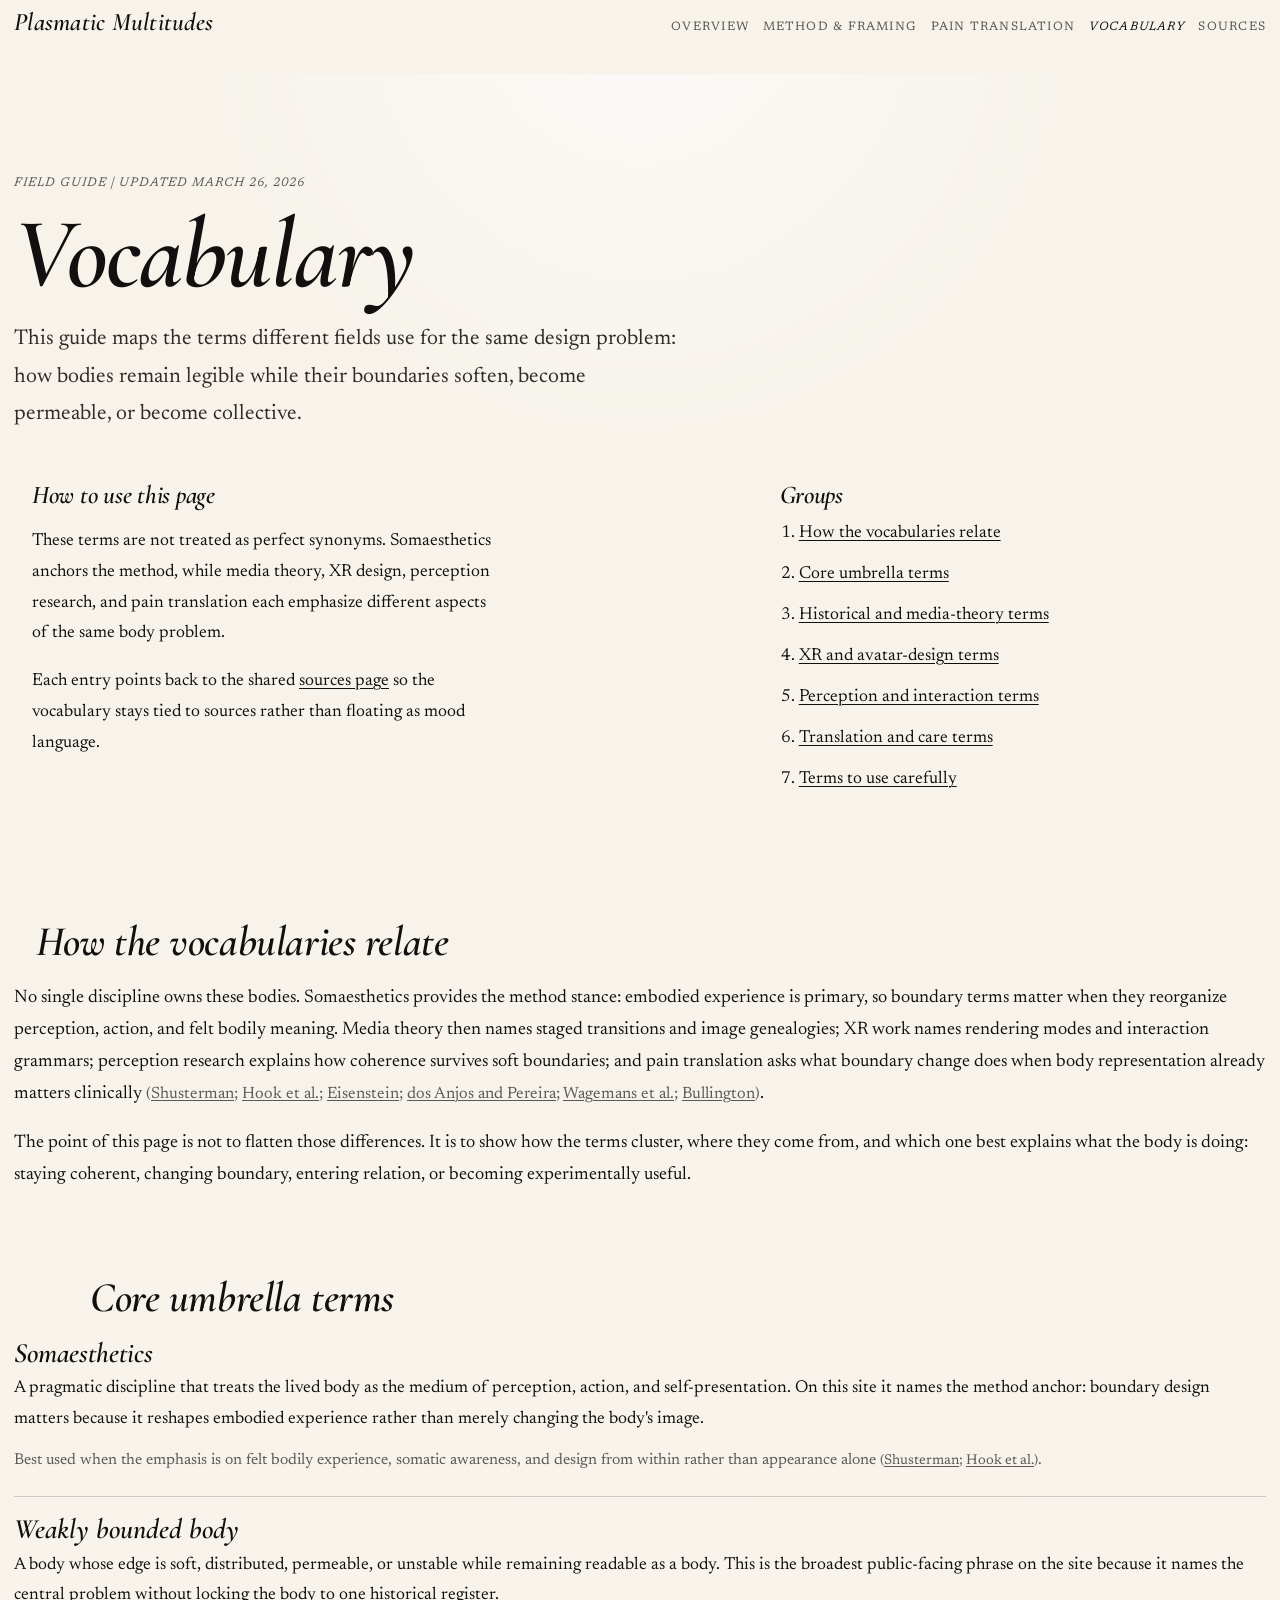
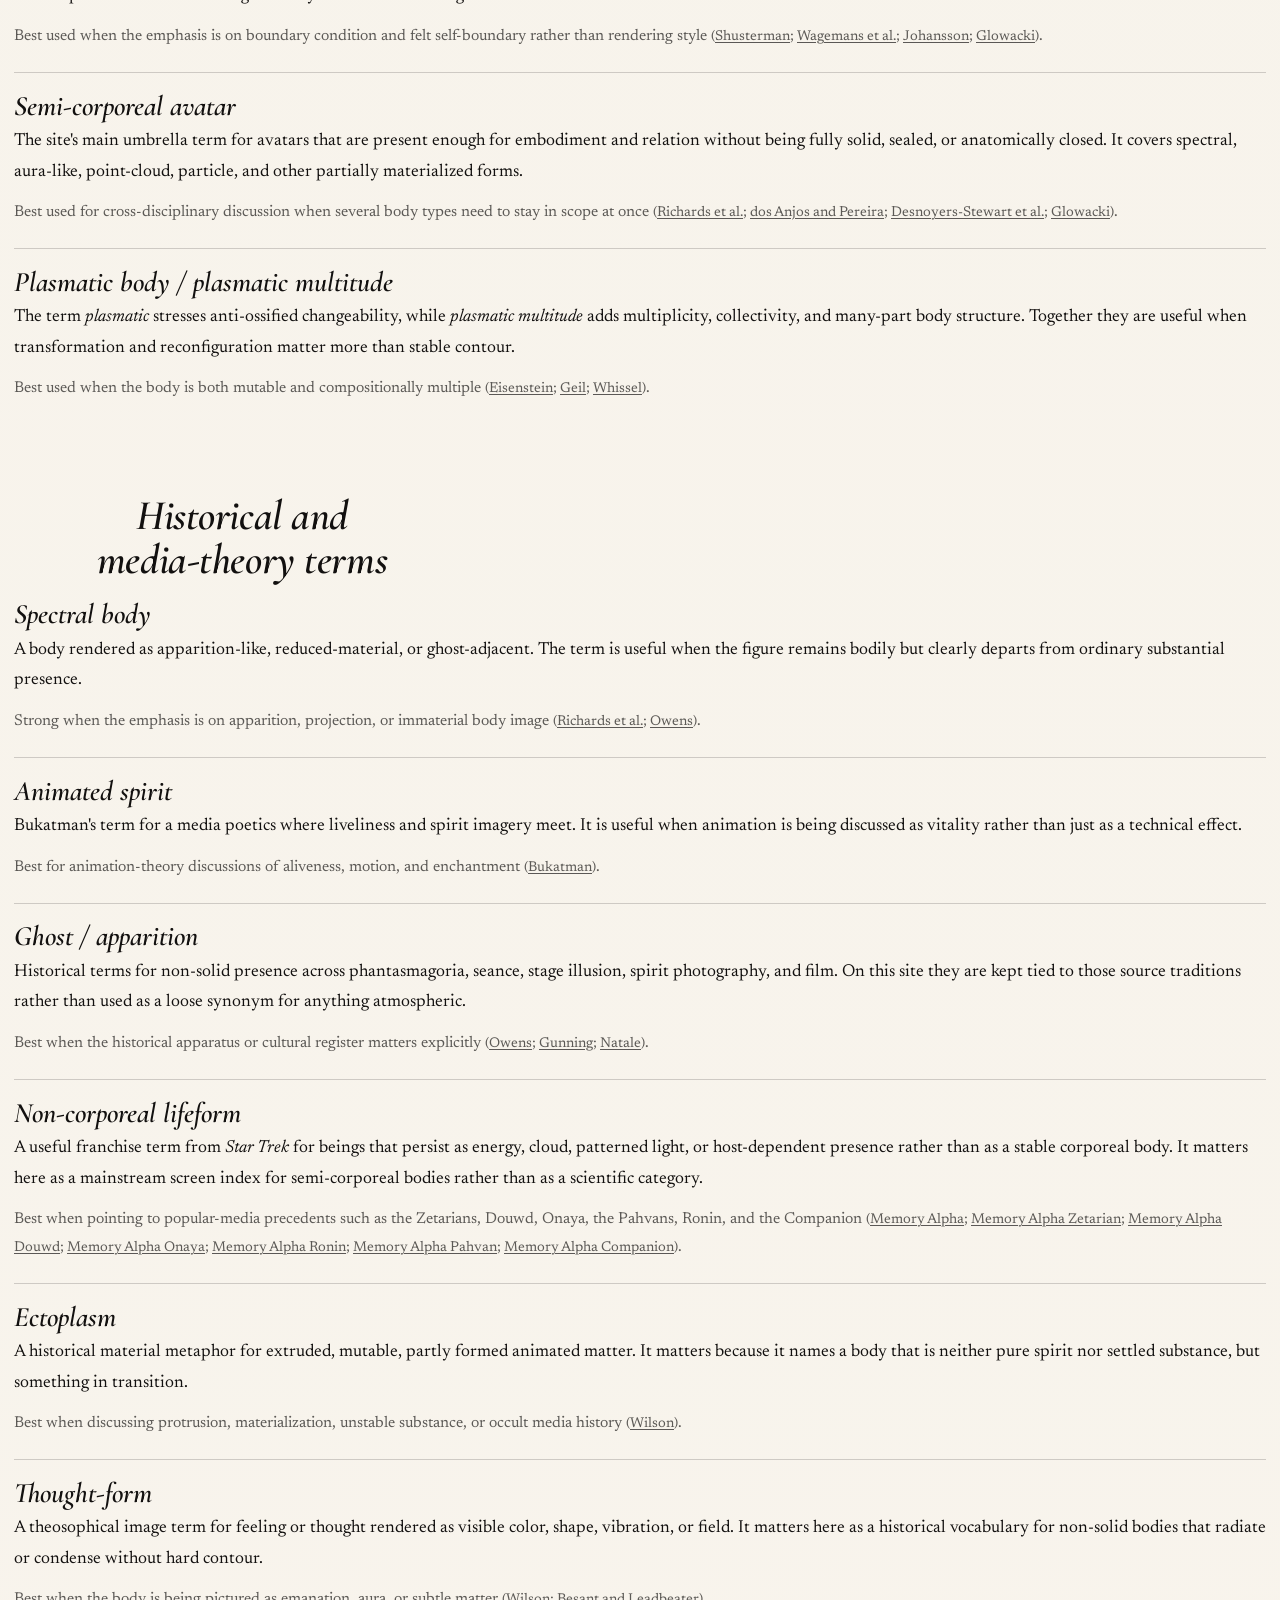
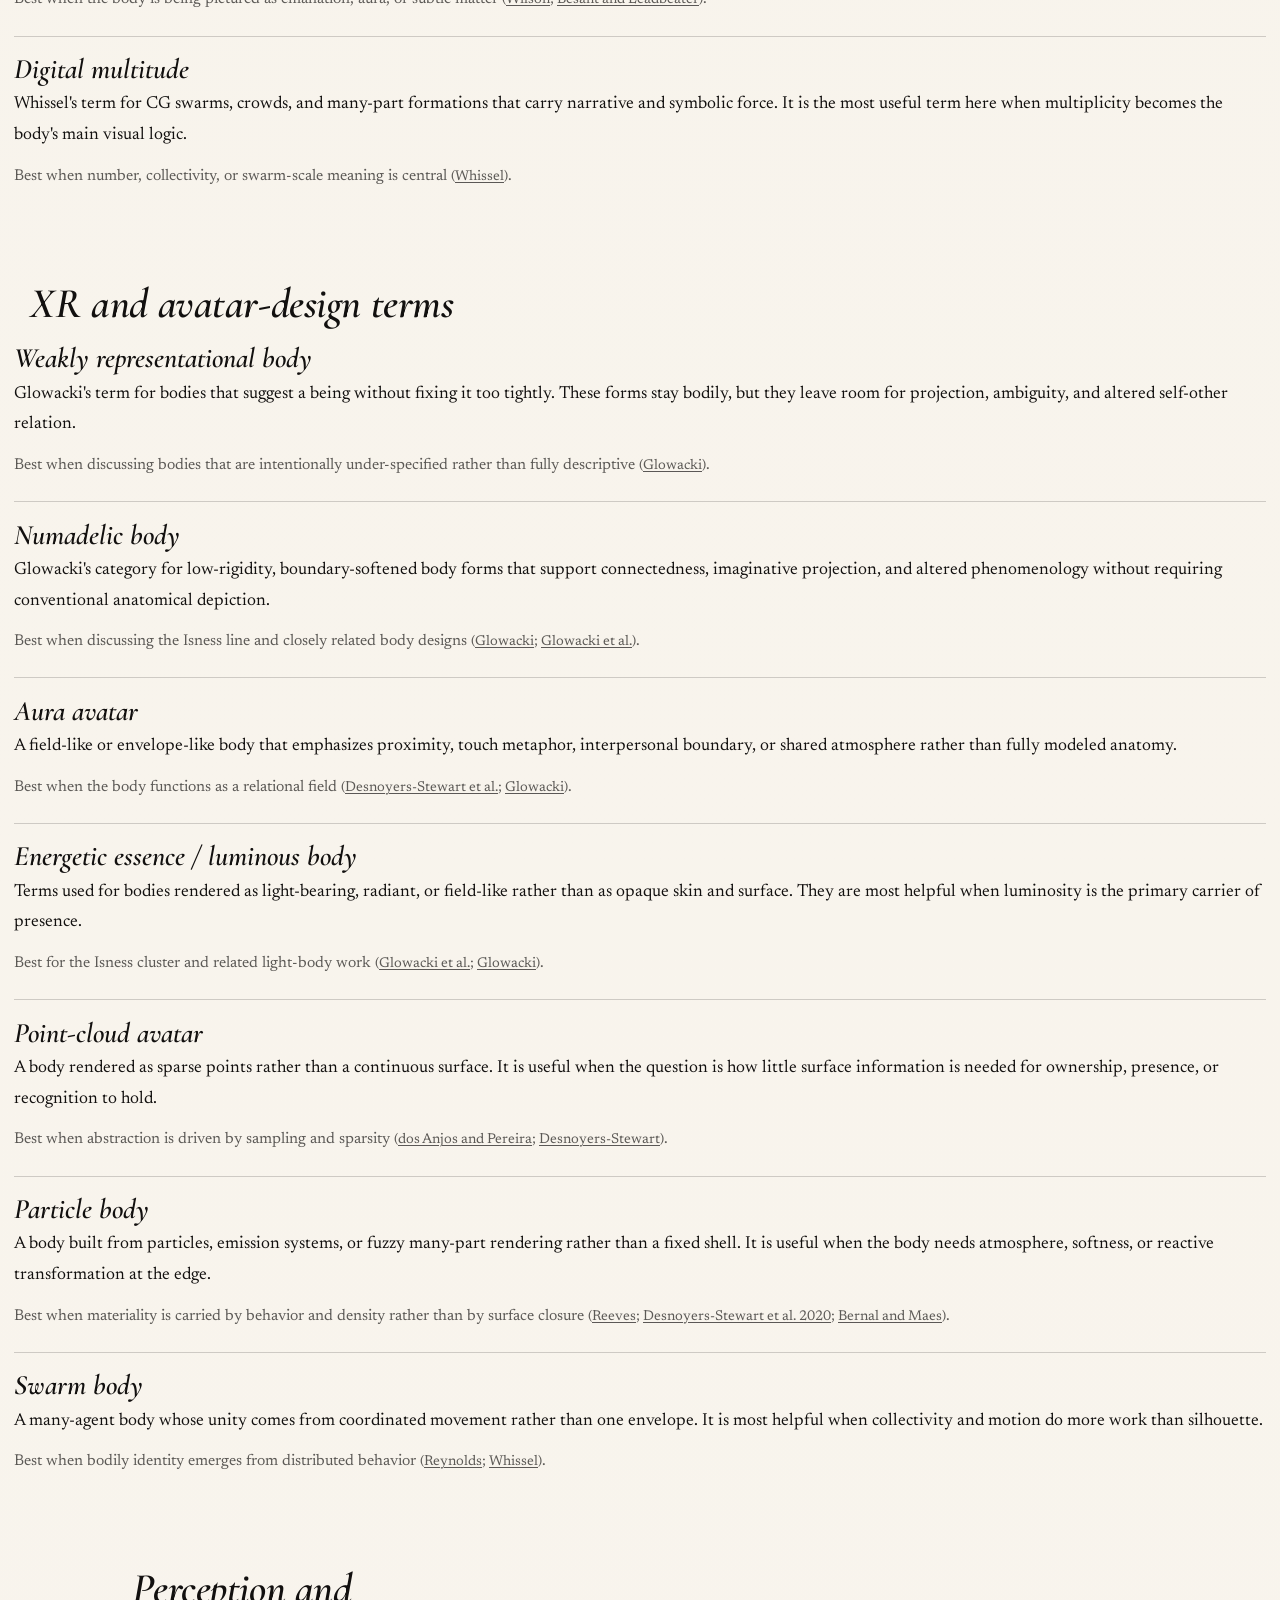
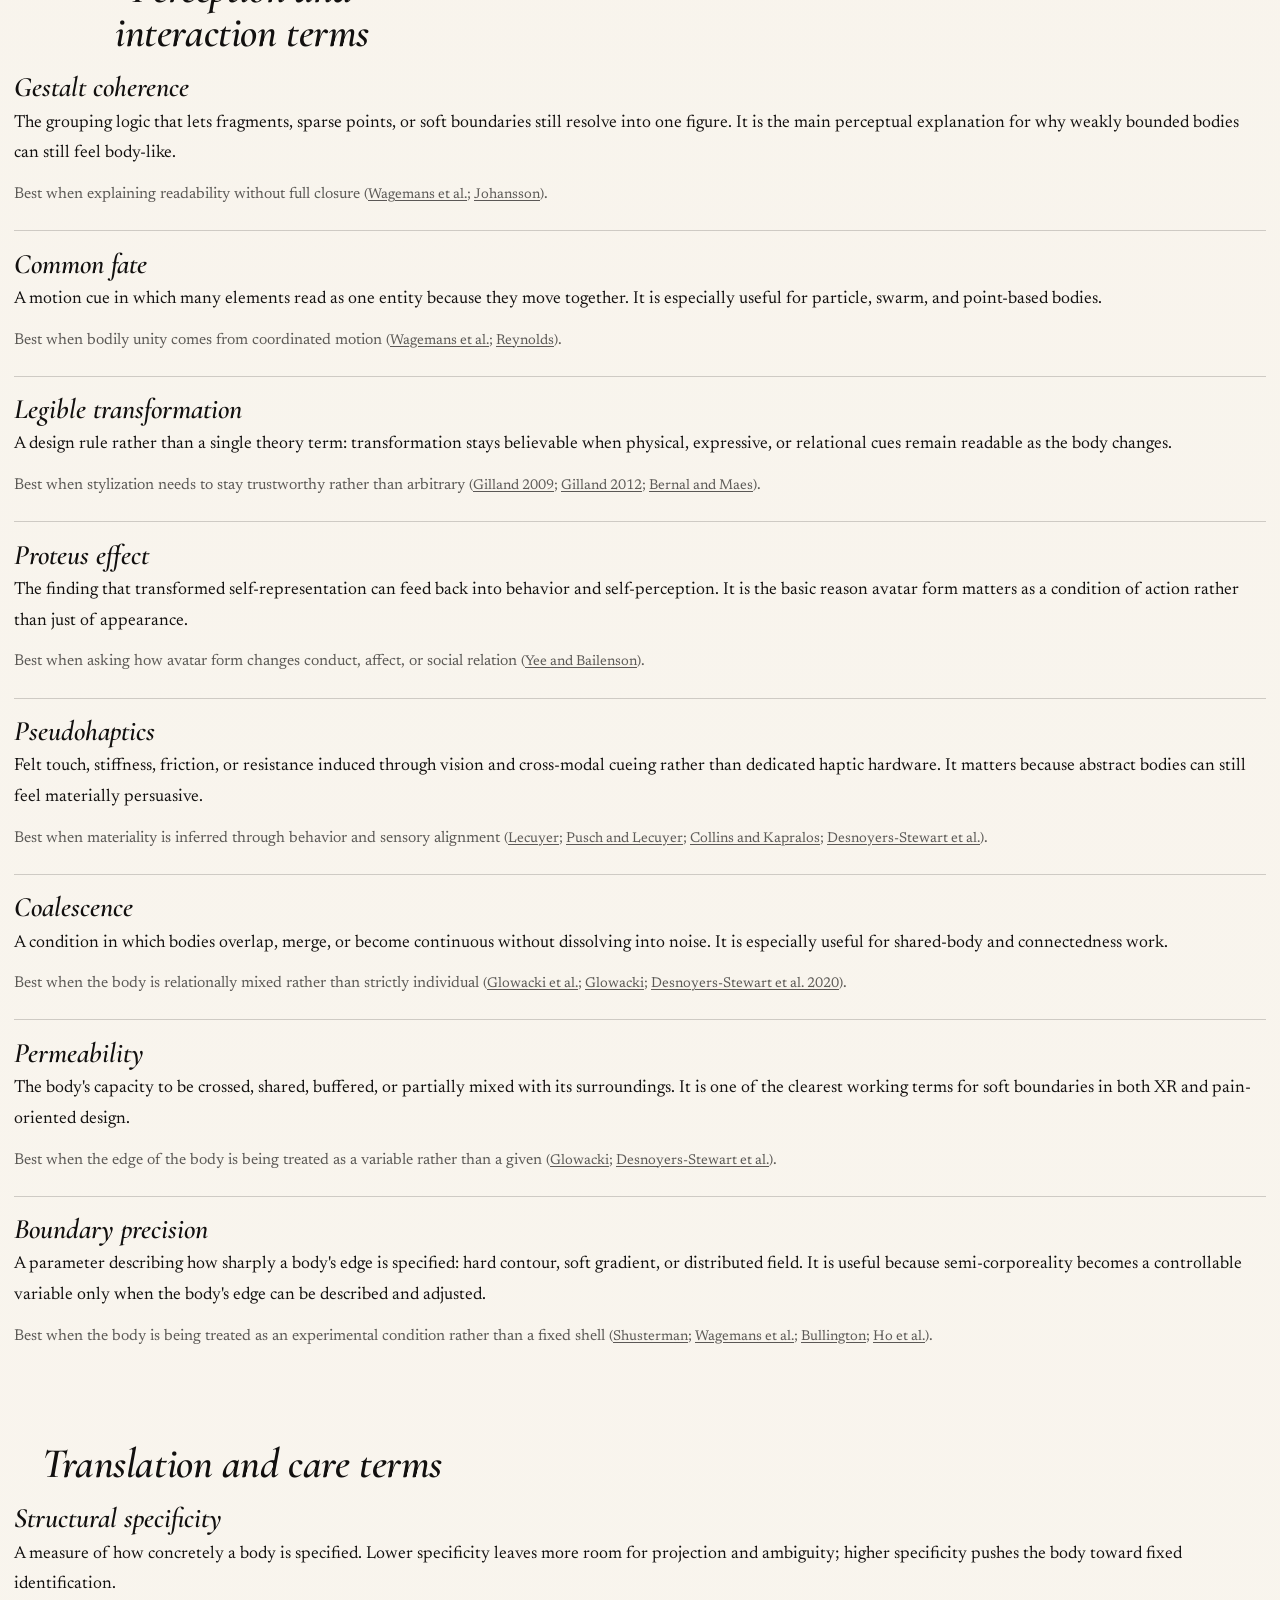
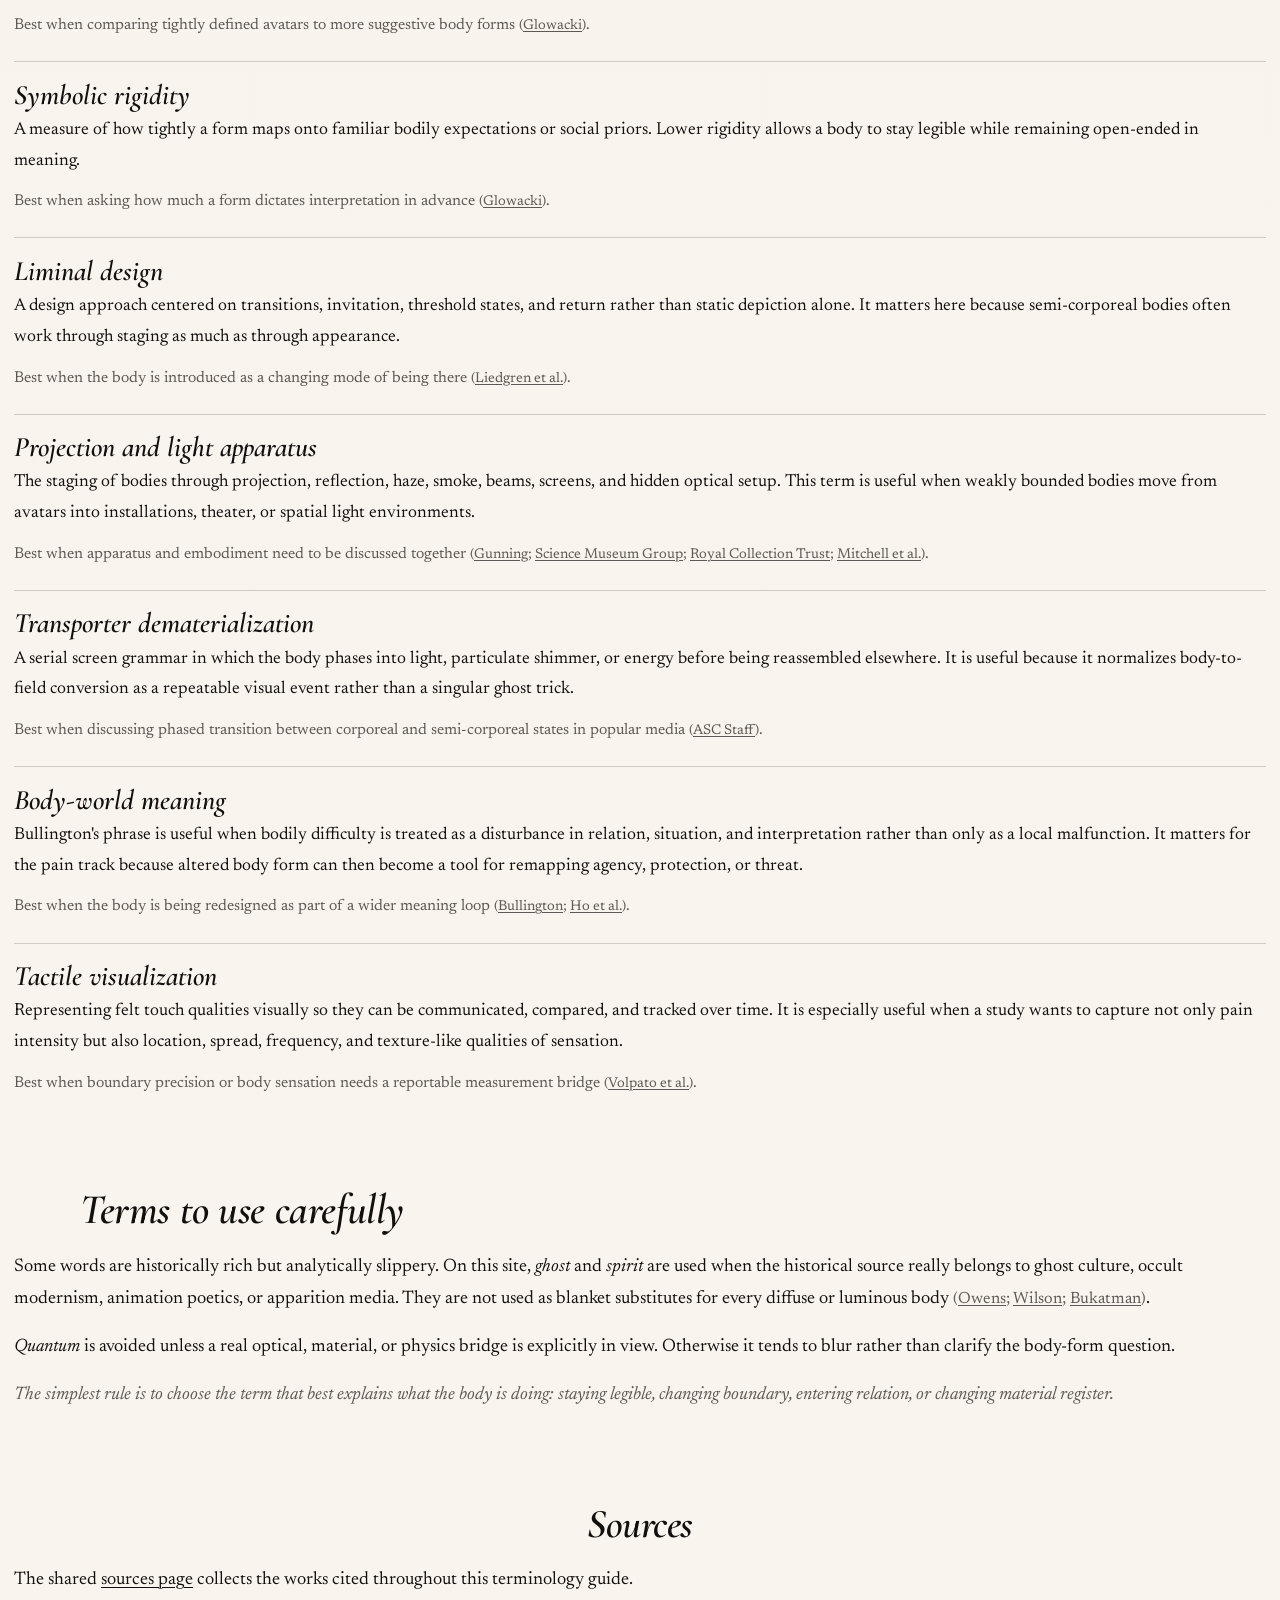
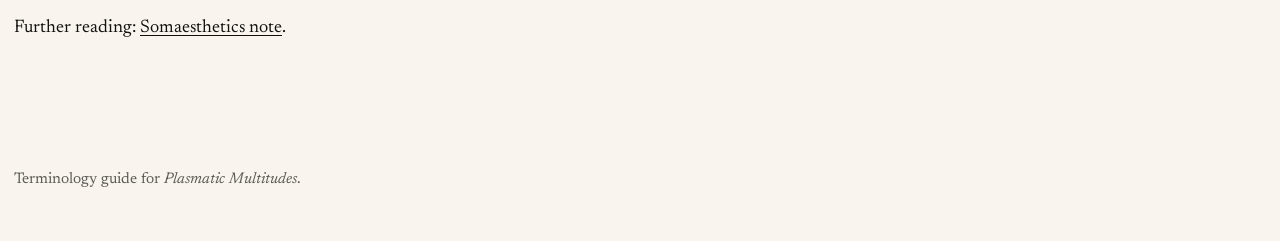
<file: terminology.html>
<!doctype html>
<html lang="en">
  <head>
    <meta charset="utf-8">
    <meta name="viewport" content="width=device-width, initial-scale=1">
    <title>Vocabulary | Plasmatic Multitudes</title>
    <meta
      name="description"
      content="A vocabulary guide for weakly bounded bodies across somaesthetics, media theory, XR, perception, and pain translation."
    >
    <link rel="preconnect" href="https://fonts.googleapis.com">
    <link rel="preconnect" href="https://fonts.gstatic.com" crossorigin>
    <link
      href="https://fonts.googleapis.com/css2?family=Newsreader:opsz,wght@6..72,400;6..72,500;6..72,600&amp;family=Cormorant+Garamond:ital,wght@0,600;0,700;1,600;1,700&amp;display=swap"
      rel="stylesheet"
    >
    <link rel="stylesheet" href="assets/site.css">
  </head>
  <body class="page page-terminology">
    <header class="site-header">
      <div class="shell site-header__inner">
        <a class="site-title" href="index.html">Plasmatic Multitudes</a>
        <nav class="site-nav" aria-label="Primary">
          <a href="index.html">Overview</a>
          <a href="project.html">Method &amp; Framing</a>
          <a href="pain.html">Pain Translation</a>
          <a href="terminology.html" aria-current="page">Vocabulary</a>
          <a href="references.html">Sources</a>
        </nav>
      </div>
    </header>

    <main class="shell">
      <section class="hero">
        <p class="eyebrow">Field guide | Updated March 26, 2026</p>
        <h1>Vocabulary</h1>
        <p class="deck">
          This guide maps the terms different fields use for the same design problem: how bodies
          remain legible while their boundaries soften, become permeable, or become collective.
        </p>

        <div class="intro-grid">
          <div class="panel">
            <h2>How to use this page</h2>
            <p>
              These terms are not treated as perfect synonyms. Somaesthetics anchors the method,
              while media theory, XR design, perception research, and pain translation each
              emphasize different aspects of the same body problem.
            </p>
            <p>
              Each entry points back to the shared <a href="references.html">sources page</a>
              so the vocabulary stays tied to sources rather than floating as mood language.
            </p>
          </div>

          <nav class="panel" aria-label="Terminology groups">
            <h2>Groups</h2>
            <ol class="section-list">
              <li><a href="#orientation">How the vocabularies relate</a></li>
              <li><a href="#umbrella">Core umbrella terms</a></li>
              <li><a href="#history">Historical and media-theory terms</a></li>
              <li><a href="#xr">XR and avatar-design terms</a></li>
              <li><a href="#mechanisms">Perception and interaction terms</a></li>
              <li><a href="#translation">Translation and care terms</a></li>
              <li><a href="#careful">Terms to use carefully</a></li>
            </ol>
          </nav>
        </div>
      </section>

      <article class="article">
        <section id="orientation">
          <h2>How the vocabularies relate</h2>
          <p>
            No single discipline owns these bodies. Somaesthetics provides the method stance:
            embodied experience is primary, so boundary terms matter when they reorganize perception,
            action, and felt bodily meaning. Media theory then names staged transitions and image
            genealogies; XR work names rendering modes and interaction grammars; perception research
            explains how coherence survives soft boundaries; and pain translation asks what boundary
            change does when body representation already matters clinically
            <span class="citation">(<a href="references.html#ref-somaesthetics">Shusterman</a>; <a href="references.html#ref-hook-somaesthetic-design">Hook et al.</a>; <a href="references.html#ref-eisenstein">Eisenstein</a>; <a href="references.html#ref-dos-anjos">dos Anjos and Pereira</a>; <a href="references.html#ref-wagemans">Wagemans et al.</a>; <a href="references.html#ref-bullington">Bullington</a>)</span>.
          </p>
          <p>
            The point of this page is not to flatten those differences. It is to show how the terms
            cluster, where they come from, and which one best explains what the body is doing:
            staying coherent, changing boundary, entering relation, or becoming experimentally
            useful.
          </p>
        </section>

        <section id="umbrella">
          <h2>Core umbrella terms</h2>
          <dl class="terminology-list">
            <div class="term-entry">
              <dt>Somaesthetics</dt>
              <dd>
                A pragmatic discipline that treats the lived body as the medium of perception,
                action, and self-presentation. On this site it names the method anchor: boundary
                design matters because it reshapes embodied experience rather than merely changing
                the body's image.
              </dd>
              <dd class="term-meta">
                Best used when the emphasis is on felt bodily experience, somatic awareness, and
                design from within rather than appearance alone
                <span class="citation">(<a href="references.html#ref-somaesthetics">Shusterman</a>; <a href="references.html#ref-hook-somaesthetic-design">Hook et al.</a>)</span>.
              </dd>
            </div>
            <div class="term-entry">
              <dt>Weakly bounded body</dt>
              <dd>
                A body whose edge is soft, distributed, permeable, or unstable while remaining
                readable as a body. This is the broadest public-facing phrase on the site because
                it names the central problem without locking the body to one historical register.
              </dd>
              <dd class="term-meta">
                Best used when the emphasis is on boundary condition and felt self-boundary rather
                than rendering style
                <span class="citation">(<a href="references.html#ref-somaesthetics">Shusterman</a>; <a href="references.html#ref-wagemans">Wagemans et al.</a>; <a href="references.html#ref-johansson">Johansson</a>; <a href="references.html#ref-glowacki-2024">Glowacki</a>)</span>.
              </dd>
            </div>
            <div class="term-entry">
              <dt>Semi-corporeal avatar</dt>
              <dd>
                The site's main umbrella term for avatars that are present enough for embodiment
                and relation without being fully solid, sealed, or anatomically closed. It covers
                spectral, aura-like, point-cloud, particle, and other partially materialized forms.
              </dd>
              <dd class="term-meta">
                Best used for cross-disciplinary discussion when several body types need to stay in
                scope at once
                <span class="citation">(<a href="references.html#ref-richards">Richards et al.</a>; <a href="references.html#ref-dos-anjos">dos Anjos and Pereira</a>; <a href="references.html#ref-etc">Desnoyers-Stewart et al.</a>; <a href="references.html#ref-glowacki-2024">Glowacki</a>)</span>.
              </dd>
            </div>
            <div class="term-entry">
              <dt>Plasmatic body / plasmatic multitude</dt>
              <dd>
                The term <em>plasmatic</em> stresses anti-ossified changeability, while
                <em>plasmatic multitude</em> adds multiplicity, collectivity, and many-part body
                structure. Together they are useful when transformation and reconfiguration matter
                more than stable contour.
              </dd>
              <dd class="term-meta">
                Best used when the body is both mutable and compositionally multiple
                <span class="citation">(<a href="references.html#ref-eisenstein">Eisenstein</a>; <a href="references.html#ref-geil">Geil</a>; <a href="references.html#ref-whissel">Whissel</a>)</span>.
              </dd>
            </div>
          </dl>
        </section>

        <section id="history">
          <h2>Historical and media-theory terms</h2>
          <dl class="terminology-list">
            <div class="term-entry">
              <dt>Spectral body</dt>
              <dd>
                A body rendered as apparition-like, reduced-material, or ghost-adjacent. The term
                is useful when the figure remains bodily but clearly departs from ordinary
                substantial presence.
              </dd>
              <dd class="term-meta">
                Strong when the emphasis is on apparition, projection, or immaterial body image
                <span class="citation">(<a href="references.html#ref-richards">Richards et al.</a>; <a href="references.html#ref-owens">Owens</a>)</span>.
              </dd>
            </div>
            <div class="term-entry">
              <dt>Animated spirit</dt>
              <dd>
                Bukatman's term for a media poetics where liveliness and spirit imagery meet. It is
                useful when animation is being discussed as vitality rather than just as a technical
                effect.
              </dd>
              <dd class="term-meta">
                Best for animation-theory discussions of aliveness, motion, and enchantment
                <span class="citation">(<a href="references.html#ref-bukatman">Bukatman</a>)</span>.
              </dd>
            </div>
            <div class="term-entry">
              <dt>Ghost / apparition</dt>
              <dd>
                Historical terms for non-solid presence across phantasmagoria, seance, stage
                illusion, spirit photography, and film. On this site they are kept tied to those
                source traditions rather than used as a loose synonym for anything atmospheric.
              </dd>
              <dd class="term-meta">
                Best when the historical apparatus or cultural register matters explicitly
                <span class="citation">(<a href="references.html#ref-owens">Owens</a>; <a href="references.html#ref-gunning-2004">Gunning</a>; <a href="references.html#ref-natale-2012">Natale</a>)</span>.
              </dd>
            </div>
            <div class="term-entry">
              <dt>Non-corporeal lifeform</dt>
              <dd>
                A useful franchise term from <em>Star Trek</em> for beings that persist as energy,
                cloud, patterned light, or host-dependent presence rather than as a stable
                corporeal body. It matters here as a mainstream screen index for semi-corporeal
                bodies rather than as a scientific category.
              </dd>
              <dd class="term-meta">
                Best when pointing to popular-media precedents such as the Zetarians, Douwd,
                Onaya, the Pahvans, Ronin, and the Companion
                <span class="citation">(<a href="references.html#ref-star-trek-noncorporeal">Memory Alpha</a>; <a href="references.html#ref-star-trek-zetarian">Memory Alpha Zetarian</a>; <a href="references.html#ref-star-trek-douwd">Memory Alpha Douwd</a>; <a href="references.html#ref-star-trek-onaya">Memory Alpha Onaya</a>; <a href="references.html#ref-star-trek-ronin">Memory Alpha Ronin</a>; <a href="references.html#ref-star-trek-pahvan">Memory Alpha Pahvan</a>; <a href="references.html#ref-star-trek-companion">Memory Alpha Companion</a>)</span>.
              </dd>
            </div>
            <div class="term-entry">
              <dt>Ectoplasm</dt>
              <dd>
                A historical material metaphor for extruded, mutable, partly formed animated
                matter. It matters because it names a body that is neither pure spirit nor settled
                substance, but something in transition.
              </dd>
              <dd class="term-meta">
                Best when discussing protrusion, materialization, unstable substance, or occult
                media history
                <span class="citation">(<a href="references.html#ref-wilson">Wilson</a>)</span>.
              </dd>
            </div>
            <div class="term-entry">
              <dt>Thought-form</dt>
              <dd>
                A theosophical image term for feeling or thought rendered as visible color, shape,
                vibration, or field. It matters here as a historical vocabulary for non-solid
                bodies that radiate or condense without hard contour.
              </dd>
              <dd class="term-meta">
                Best when the body is being pictured as emanation, aura, or subtle matter
                <span class="citation">(<a href="references.html#ref-wilson">Wilson</a>; <a href="references.html#ref-thought-forms">Besant and Leadbeater</a>)</span>.
              </dd>
            </div>
            <div class="term-entry">
              <dt>Digital multitude</dt>
              <dd>
                Whissel's term for CG swarms, crowds, and many-part formations that carry narrative
                and symbolic force. It is the most useful term here when multiplicity becomes the
                body's main visual logic.
              </dd>
              <dd class="term-meta">
                Best when number, collectivity, or swarm-scale meaning is central
                <span class="citation">(<a href="references.html#ref-whissel">Whissel</a>)</span>.
              </dd>
            </div>
          </dl>
        </section>

        <section id="xr">
          <h2>XR and avatar-design terms</h2>
          <dl class="terminology-list">
            <div class="term-entry">
              <dt>Weakly representational body</dt>
              <dd>
                Glowacki's term for bodies that suggest a being without fixing it too tightly.
                These forms stay bodily, but they leave room for projection, ambiguity, and altered
                self-other relation.
              </dd>
              <dd class="term-meta">
                Best when discussing bodies that are intentionally under-specified rather than
                fully descriptive
                <span class="citation">(<a href="references.html#ref-glowacki-2024">Glowacki</a>)</span>.
              </dd>
            </div>
            <div class="term-entry">
              <dt>Numadelic body</dt>
              <dd>
                Glowacki's category for low-rigidity, boundary-softened body forms that support
                connectedness, imaginative projection, and altered phenomenology without requiring
                conventional anatomical depiction.
              </dd>
              <dd class="term-meta">
                Best when discussing the Isness line and closely related body designs
                <span class="citation">(<a href="references.html#ref-glowacki-2024">Glowacki</a>; <a href="references.html#ref-glowacki-2022">Glowacki et al.</a>)</span>.
              </dd>
            </div>
            <div class="term-entry">
              <dt>Aura avatar</dt>
              <dd>
                A field-like or envelope-like body that emphasizes proximity, touch metaphor,
                interpersonal boundary, or shared atmosphere rather than fully modeled anatomy.
              </dd>
              <dd class="term-meta">
                Best when the body functions as a relational field
                <span class="citation">(<a href="references.html#ref-etc">Desnoyers-Stewart et al.</a>; <a href="references.html#ref-glowacki-2024">Glowacki</a>)</span>.
              </dd>
            </div>
            <div class="term-entry">
              <dt>Energetic essence / luminous body</dt>
              <dd>
                Terms used for bodies rendered as light-bearing, radiant, or field-like rather than
                as opaque skin and surface. They are most helpful when luminosity is the primary
                carrier of presence.
              </dd>
              <dd class="term-meta">
                Best for the Isness cluster and related light-body work
                <span class="citation">(<a href="references.html#ref-glowacki-2022">Glowacki et al.</a>; <a href="references.html#ref-glowacki-2024">Glowacki</a>)</span>.
              </dd>
            </div>
            <div class="term-entry">
              <dt>Point-cloud avatar</dt>
              <dd>
                A body rendered as sparse points rather than a continuous surface. It is useful
                when the question is how little surface information is needed for ownership,
                presence, or recognition to hold.
              </dd>
              <dd class="term-meta">
                Best when abstraction is driven by sampling and sparsity
                <span class="citation">(<a href="references.html#ref-dos-anjos">dos Anjos and Pereira</a>; <a href="references.html#ref-transcending-projection">Desnoyers-Stewart</a>)</span>.
              </dd>
            </div>
            <div class="term-entry">
              <dt>Particle body</dt>
              <dd>
                A body built from particles, emission systems, or fuzzy many-part rendering rather
                than a fixed shell. It is useful when the body needs atmosphere, softness, or
                reactive transformation at the edge.
              </dd>
              <dd class="term-meta">
                Best when materiality is carried by behavior and density rather than by surface
                closure
                <span class="citation">(<a href="references.html#ref-reeves">Reeves</a>; <a href="references.html#ref-body-remixer">Desnoyers-Stewart et al. 2020</a>; <a href="references.html#ref-emotional-beasts">Bernal and Maes</a>)</span>.
              </dd>
            </div>
            <div class="term-entry">
              <dt>Swarm body</dt>
              <dd>
                A many-agent body whose unity comes from coordinated movement rather than one
                envelope. It is most helpful when collectivity and motion do more work than
                silhouette.
              </dd>
              <dd class="term-meta">
                Best when bodily identity emerges from distributed behavior
                <span class="citation">(<a href="references.html#ref-reynolds">Reynolds</a>; <a href="references.html#ref-whissel">Whissel</a>)</span>.
              </dd>
            </div>
          </dl>
        </section>

        <section id="mechanisms">
          <h2>Perception and interaction terms</h2>
          <dl class="terminology-list">
            <div class="term-entry">
              <dt>Gestalt coherence</dt>
              <dd>
                The grouping logic that lets fragments, sparse points, or soft boundaries still
                resolve into one figure. It is the main perceptual explanation for why weakly
                bounded bodies can still feel body-like.
              </dd>
              <dd class="term-meta">
                Best when explaining readability without full closure
                <span class="citation">(<a href="references.html#ref-wagemans">Wagemans et al.</a>; <a href="references.html#ref-johansson">Johansson</a>)</span>.
              </dd>
            </div>
            <div class="term-entry">
              <dt>Common fate</dt>
              <dd>
                A motion cue in which many elements read as one entity because they move together.
                It is especially useful for particle, swarm, and point-based bodies.
              </dd>
              <dd class="term-meta">
                Best when bodily unity comes from coordinated motion
                <span class="citation">(<a href="references.html#ref-wagemans">Wagemans et al.</a>; <a href="references.html#ref-reynolds">Reynolds</a>)</span>.
              </dd>
            </div>
            <div class="term-entry">
              <dt>Legible transformation</dt>
              <dd>
                A design rule rather than a single theory term: transformation stays believable
                when physical, expressive, or relational cues remain readable as the body changes.
              </dd>
              <dd class="term-meta">
                Best when stylization needs to stay trustworthy rather than arbitrary
                <span class="citation">(<a href="references.html#ref-gilland-2009">Gilland 2009</a>; <a href="references.html#ref-gilland-2012">Gilland 2012</a>; <a href="references.html#ref-emotional-beasts">Bernal and Maes</a>)</span>.
              </dd>
            </div>
            <div class="term-entry">
              <dt>Proteus effect</dt>
              <dd>
                The finding that transformed self-representation can feed back into behavior and
                self-perception. It is the basic reason avatar form matters as a condition of
                action rather than just of appearance.
              </dd>
              <dd class="term-meta">
                Best when asking how avatar form changes conduct, affect, or social relation
                <span class="citation">(<a href="references.html#ref-yee">Yee and Bailenson</a>)</span>.
              </dd>
            </div>
            <div class="term-entry">
              <dt>Pseudohaptics</dt>
              <dd>
                Felt touch, stiffness, friction, or resistance induced through vision and
                cross-modal cueing rather than dedicated haptic hardware. It matters because
                abstract bodies can still feel materially persuasive.
              </dd>
              <dd class="term-meta">
                Best when materiality is inferred through behavior and sensory alignment
                <span class="citation">(<a href="references.html#ref-lecuyer-2009">Lecuyer</a>; <a href="references.html#ref-pusch-2011">Pusch and Lecuyer</a>; <a href="references.html#ref-collins-2019">Collins and Kapralos</a>; <a href="references.html#ref-etc">Desnoyers-Stewart et al.</a>)</span>.
              </dd>
            </div>
            <div class="term-entry">
              <dt>Coalescence</dt>
              <dd>
                A condition in which bodies overlap, merge, or become continuous without
                dissolving into noise. It is especially useful for shared-body and connectedness
                work.
              </dd>
              <dd class="term-meta">
                Best when the body is relationally mixed rather than strictly individual
                <span class="citation">(<a href="references.html#ref-glowacki-2022">Glowacki et al.</a>; <a href="references.html#ref-glowacki-2024">Glowacki</a>; <a href="references.html#ref-body-remixer">Desnoyers-Stewart et al. 2020</a>)</span>.
              </dd>
            </div>
            <div class="term-entry">
              <dt>Permeability</dt>
              <dd>
                The body's capacity to be crossed, shared, buffered, or partially mixed with its
                surroundings. It is one of the clearest working terms for soft boundaries in both
                XR and pain-oriented design.
              </dd>
              <dd class="term-meta">
                Best when the edge of the body is being treated as a variable rather than a given
                <span class="citation">(<a href="references.html#ref-glowacki-2024">Glowacki</a>; <a href="references.html#ref-etc">Desnoyers-Stewart et al.</a>)</span>.
              </dd>
            </div>
            <div class="term-entry">
              <dt>Boundary precision</dt>
              <dd>
                A parameter describing how sharply a body's edge is specified: hard contour, soft
                gradient, or distributed field. It is useful because semi-corporeality becomes a
                controllable variable only when the body's edge can be described and adjusted.
              </dd>
              <dd class="term-meta">
                Best when the body is being treated as an experimental condition rather than a fixed
                shell
                <span class="citation">(<a href="references.html#ref-somaesthetics">Shusterman</a>; <a href="references.html#ref-wagemans">Wagemans et al.</a>; <a href="references.html#ref-bullington">Bullington</a>; <a href="references.html#ref-ho-2022">Ho et al.</a>)</span>.
              </dd>
            </div>
          </dl>
        </section>

        <section id="translation">
          <h2>Translation and care terms</h2>
          <dl class="terminology-list">
            <div class="term-entry">
              <dt>Structural specificity</dt>
              <dd>
                A measure of how concretely a body is specified. Lower specificity leaves more room
                for projection and ambiguity; higher specificity pushes the body toward fixed
                identification.
              </dd>
              <dd class="term-meta">
                Best when comparing tightly defined avatars to more suggestive body forms
                <span class="citation">(<a href="references.html#ref-glowacki-2024">Glowacki</a>)</span>.
              </dd>
            </div>
            <div class="term-entry">
              <dt>Symbolic rigidity</dt>
              <dd>
                A measure of how tightly a form maps onto familiar bodily expectations or social
                priors. Lower rigidity allows a body to stay legible while remaining open-ended in
                meaning.
              </dd>
              <dd class="term-meta">
                Best when asking how much a form dictates interpretation in advance
                <span class="citation">(<a href="references.html#ref-glowacki-2024">Glowacki</a>)</span>.
              </dd>
            </div>
            <div class="term-entry">
              <dt>Liminal design</dt>
              <dd>
                A design approach centered on transitions, invitation, threshold states, and return
                rather than static depiction alone. It matters here because semi-corporeal bodies
                often work through staging as much as through appearance.
              </dd>
              <dd class="term-meta">
                Best when the body is introduced as a changing mode of being there
                <span class="citation">(<a href="references.html#ref-liedgren">Liedgren et al.</a>)</span>.
              </dd>
            </div>
            <div class="term-entry">
              <dt>Projection and light apparatus</dt>
              <dd>
                The staging of bodies through projection, reflection, haze, smoke, beams, screens,
                and hidden optical setup. This term is useful when weakly bounded bodies move from
                avatars into installations, theater, or spatial light environments.
              </dd>
              <dd class="term-meta">
                Best when apparatus and embodiment need to be discussed together
                <span class="citation">(<a href="references.html#ref-gunning-2004">Gunning</a>; <a href="references.html#ref-science-museum-lantern">Science Museum Group</a>; <a href="references.html#ref-peppers-ghost">Royal Collection Trust</a>; <a href="references.html#ref-danceroom">Mitchell et al.</a>)</span>.
              </dd>
            </div>
            <div class="term-entry">
              <dt>Transporter dematerialization</dt>
              <dd>
                A serial screen grammar in which the body phases into light, particulate shimmer,
                or energy before being reassembled elsewhere. It is useful because it normalizes
                body-to-field conversion as a repeatable visual event rather than a singular ghost
                trick.
              </dd>
              <dd class="term-meta">
                Best when discussing phased transition between corporeal and semi-corporeal states
                in popular media
                <span class="citation">(<a href="references.html#ref-star-trek-transporter">ASC Staff</a>)</span>.
              </dd>
            </div>
            <div class="term-entry">
              <dt>Body-world meaning</dt>
              <dd>
                Bullington's phrase is useful when bodily difficulty is treated as a disturbance in
                relation, situation, and interpretation rather than only as a local malfunction.
                It matters for the pain track because altered body form can then become a tool for
                remapping agency, protection, or threat.
              </dd>
              <dd class="term-meta">
                Best when the body is being redesigned as part of a wider meaning loop
                <span class="citation">(<a href="references.html#ref-bullington">Bullington</a>; <a href="references.html#ref-ho-2022">Ho et al.</a>)</span>.
              </dd>
            </div>
            <div class="term-entry">
              <dt>Tactile visualization</dt>
              <dd>
                Representing felt touch qualities visually so they can be communicated, compared,
                and tracked over time. It is especially useful when a study wants to capture not
                only pain intensity but also location, spread, frequency, and texture-like
                qualities of sensation.
              </dd>
              <dd class="term-meta">
                Best when boundary precision or body sensation needs a reportable measurement bridge
                <span class="citation">(<a href="references.html#ref-qri-tactile-visualizing">Volpato et al.</a>)</span>.
              </dd>
            </div>
          </dl>
        </section>

        <section id="careful">
          <h2>Terms to use carefully</h2>
          <p>
            Some words are historically rich but analytically slippery. On this site,
            <em>ghost</em> and <em>spirit</em> are used when the historical source really belongs to
            ghost culture, occult modernism, animation poetics, or apparition media. They are not
            used as blanket substitutes for every diffuse or luminous body
            <span class="citation">(<a href="references.html#ref-owens">Owens</a>; <a href="references.html#ref-wilson">Wilson</a>; <a href="references.html#ref-bukatman">Bukatman</a>)</span>.
          </p>
          <p>
            <em>Quantum</em> is avoided unless a real optical, material, or physics bridge is
            explicitly in view. Otherwise it tends to blur rather than clarify the body-form
            question.
          </p>
          <p class="closing-note">
            The simplest rule is to choose the term that best explains what the body is doing:
            staying legible, changing boundary, entering relation, or changing material register.
          </p>
        </section>
      </article>

      <section class="references">
        <h2>Sources</h2>
        <p>
          The shared <a href="references.html">sources page</a> collects the works cited
          throughout this terminology guide.
        </p>
        <p>
          Further reading: <a href="background/somaesthetics.html">Somaesthetics note</a>.
        </p>
      </section>
    </main>

    <footer class="footer">
      <div class="shell">
        Terminology guide for <em>Plasmatic Multitudes</em>.
      </div>
    </footer>
  </body>
</html>
</file>
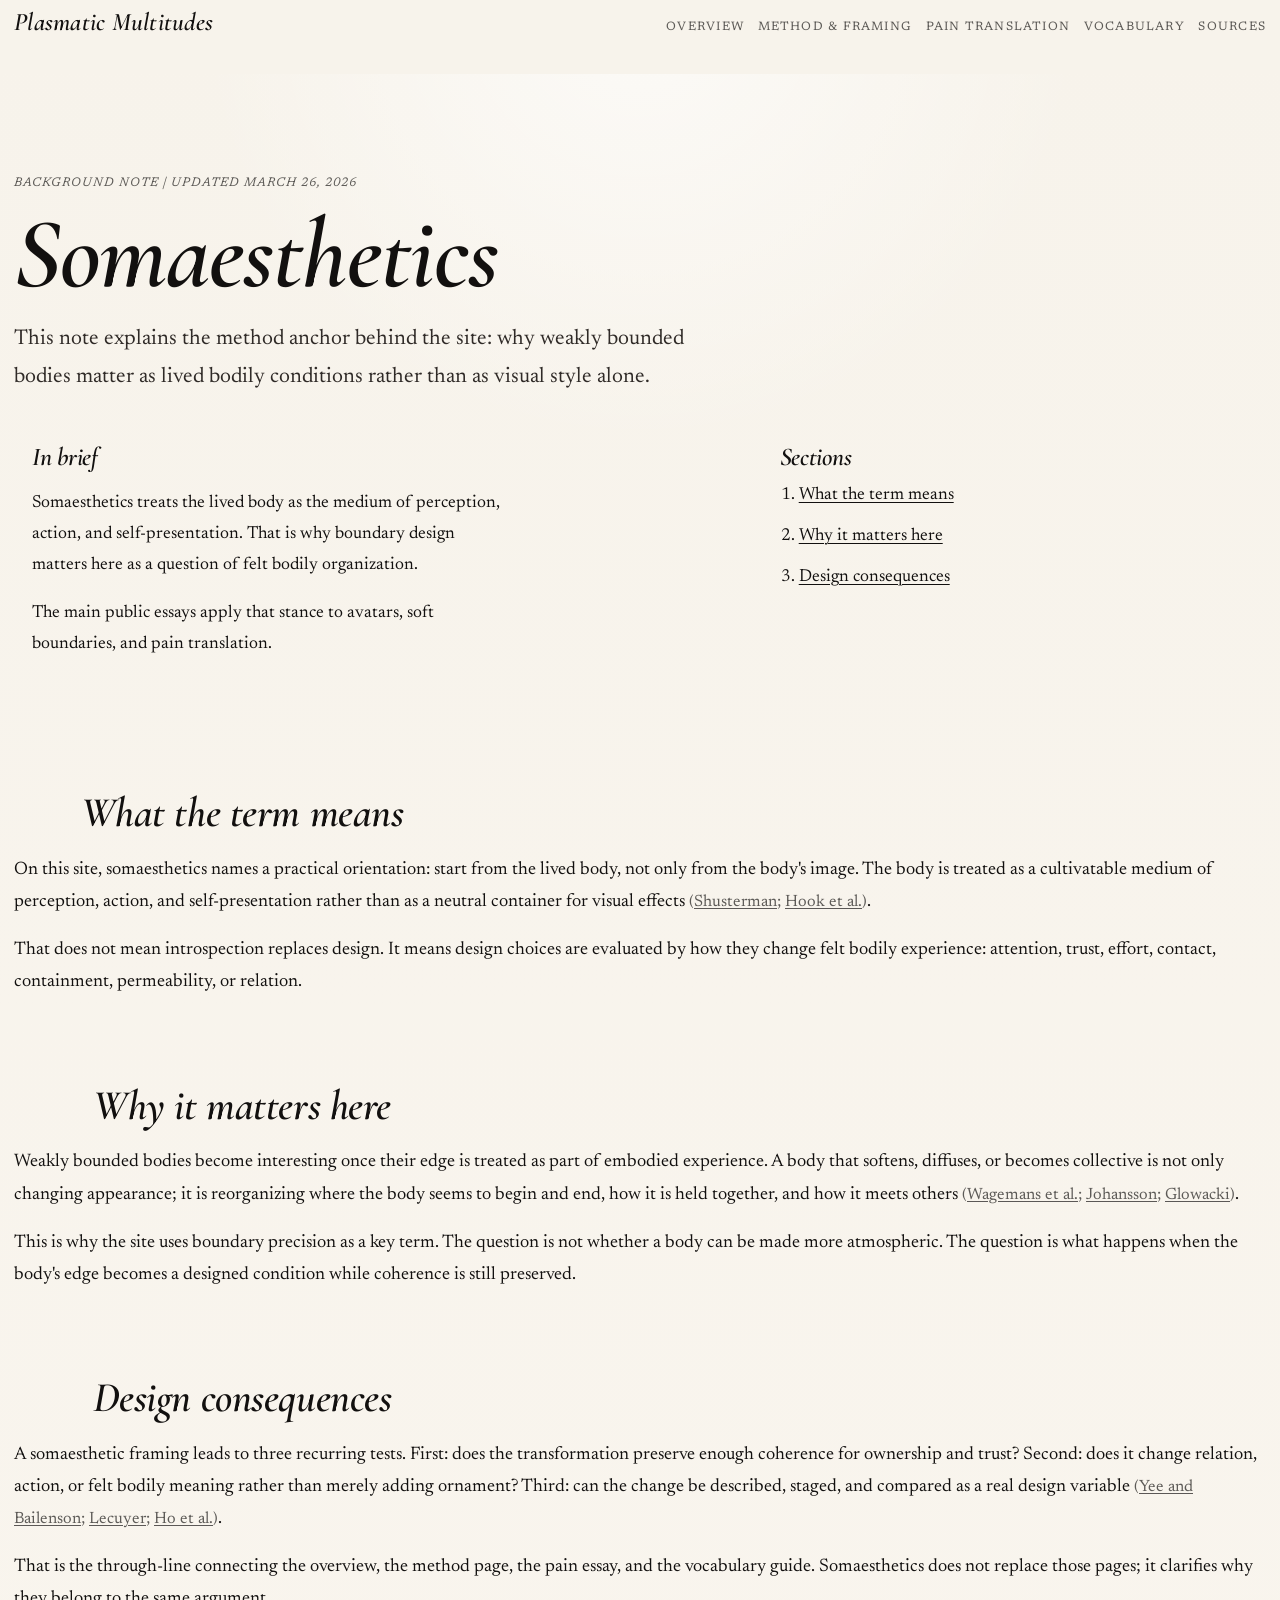
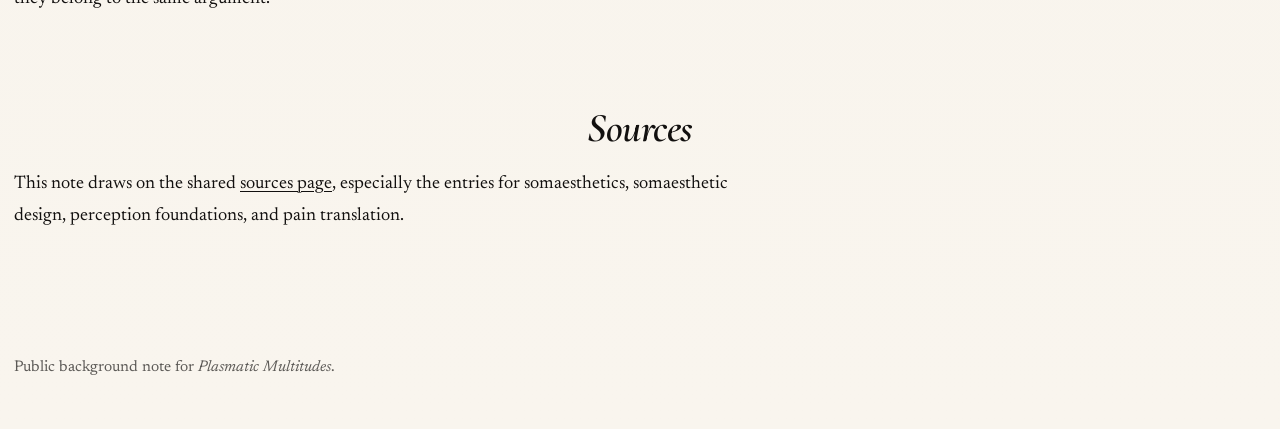
<file: background/somaesthetics.html>
<!doctype html>
<html lang="en">
  <head>
    <meta charset="utf-8">
    <meta name="viewport" content="width=device-width, initial-scale=1">
    <title>Somaesthetics Note | Plasmatic Multitudes</title>
    <meta
      name="description"
      content="A short public note on somaesthetics as the method anchor for Plasmatic Multitudes."
    >
    <link rel="preconnect" href="https://fonts.googleapis.com">
    <link rel="preconnect" href="https://fonts.gstatic.com" crossorigin>
    <link
      href="https://fonts.googleapis.com/css2?family=Newsreader:opsz,wght@6..72,400;6..72,500;6..72,600&amp;family=Cormorant+Garamond:ital,wght@0,600;0,700;1,600;1,700&amp;display=swap"
      rel="stylesheet"
    >
    <link rel="stylesheet" href="../assets/site.css">
  </head>
  <body class="page page-background">
    <header class="site-header">
      <div class="shell site-header__inner">
        <a class="site-title" href="../index.html">Plasmatic Multitudes</a>
        <nav class="site-nav" aria-label="Primary">
          <a href="../index.html">Overview</a>
          <a href="../project.html">Method &amp; Framing</a>
          <a href="../pain.html">Pain Translation</a>
          <a href="../terminology.html">Vocabulary</a>
          <a href="../references.html">Sources</a>
        </nav>
      </div>
    </header>

    <main class="shell">
      <section class="hero">
        <p class="eyebrow">Background note | Updated March 26, 2026</p>
        <h1>Somaesthetics</h1>
        <p class="deck">
          This note explains the method anchor behind the site: why weakly bounded bodies matter as
          lived bodily conditions rather than as visual style alone.
        </p>

        <div class="intro-grid">
          <div class="panel">
            <h2>In brief</h2>
            <p>
              Somaesthetics treats the lived body as the medium of perception, action, and
              self-presentation. That is why boundary design matters here as a question of felt
              bodily organization.
            </p>
            <p>
              The main public essays apply that stance to avatars, soft boundaries, and pain
              translation.
            </p>
          </div>

          <nav class="panel" aria-label="Note sections">
            <h2>Sections</h2>
            <ol class="section-list">
              <li><a href="#meaning">What the term means</a></li>
              <li><a href="#site">Why it matters here</a></li>
              <li><a href="#design">Design consequences</a></li>
            </ol>
          </nav>
        </div>
      </section>

      <article class="article">
        <section id="meaning">
          <h2>What the term means</h2>
          <p>
            On this site, somaesthetics names a practical orientation: start from the lived body,
            not only from the body's image. The body is treated as a cultivatable medium of
            perception, action, and self-presentation rather than as a neutral container for visual
            effects
            <span class="citation">(<a href="../references.html#ref-somaesthetics">Shusterman</a>; <a href="../references.html#ref-hook-somaesthetic-design">Hook et al.</a>)</span>.
          </p>
          <p>
            That does not mean introspection replaces design. It means design choices are evaluated
            by how they change felt bodily experience: attention, trust, effort, contact,
            containment, permeability, or relation.
          </p>
        </section>

        <section id="site">
          <h2>Why it matters here</h2>
          <p>
            Weakly bounded bodies become interesting once their edge is treated as part of embodied
            experience. A body that softens, diffuses, or becomes collective is not only changing
            appearance; it is reorganizing where the body seems to begin and end, how it is held
            together, and how it meets others
            <span class="citation">(<a href="../references.html#ref-wagemans">Wagemans et al.</a>; <a href="../references.html#ref-johansson">Johansson</a>; <a href="../references.html#ref-glowacki-2024">Glowacki</a>)</span>.
          </p>
          <p>
            This is why the site uses boundary precision as a key term. The question is not whether
            a body can be made more atmospheric. The question is what happens when the body's edge
            becomes a designed condition while coherence is still preserved.
          </p>
        </section>

        <section id="design">
          <h2>Design consequences</h2>
          <p>
            A somaesthetic framing leads to three recurring tests. First: does the transformation
            preserve enough coherence for ownership and trust? Second: does it change relation,
            action, or felt bodily meaning rather than merely adding ornament? Third: can the
            change be described, staged, and compared as a real design variable
            <span class="citation">(<a href="../references.html#ref-yee">Yee and Bailenson</a>; <a href="../references.html#ref-lecuyer-2009">Lecuyer</a>; <a href="../references.html#ref-ho-2022">Ho et al.</a>)</span>.
          </p>
          <p>
            That is the through-line connecting the overview, the method page, the pain essay, and
            the vocabulary guide. Somaesthetics does not replace those pages; it clarifies why they
            belong to the same argument.
          </p>
        </section>
      </article>

      <section class="references">
        <h2>Sources</h2>
        <p>
          This note draws on the shared <a href="../references.html">sources page</a>, especially
          the entries for somaesthetics, somaesthetic design, perception foundations, and pain
          translation.
        </p>
      </section>
    </main>

    <footer class="footer">
      <div class="shell">
        Public background note for <em>Plasmatic Multitudes</em>.
      </div>
    </footer>
  </body>
</html>
</file>
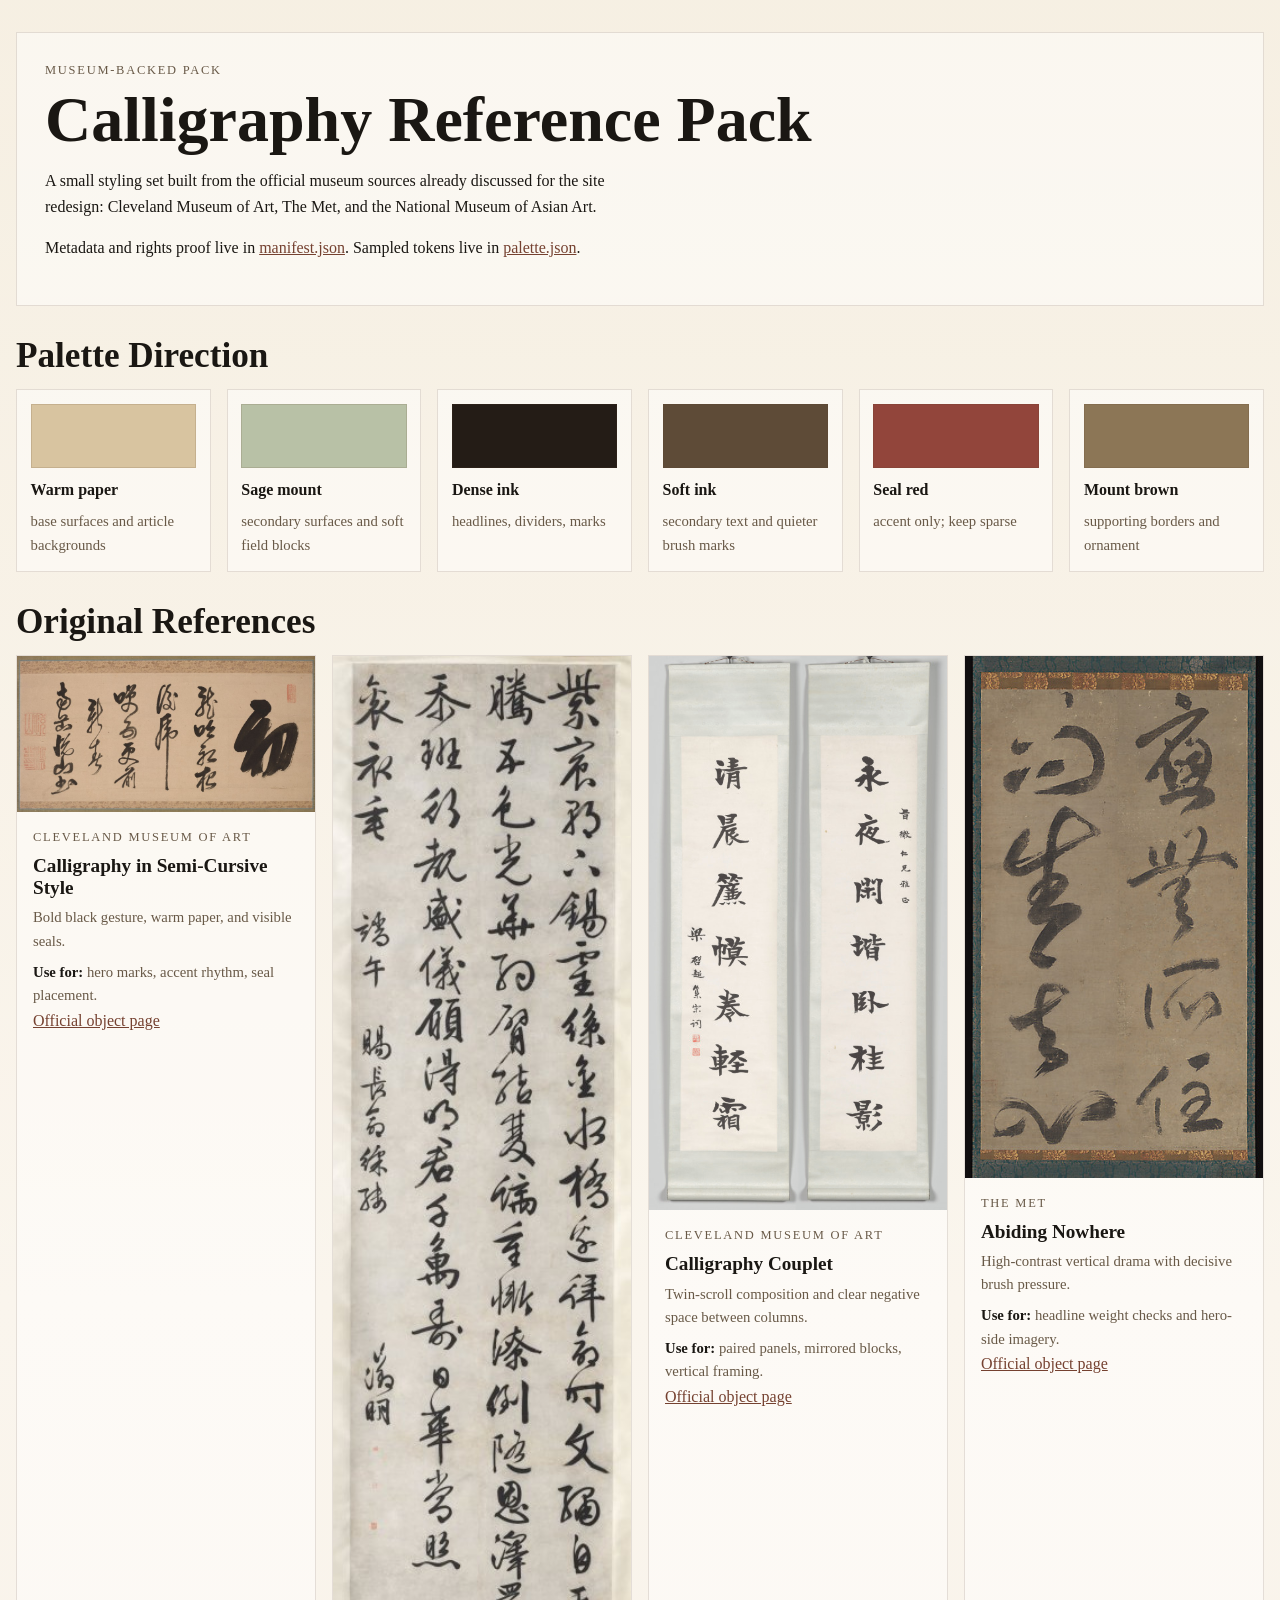
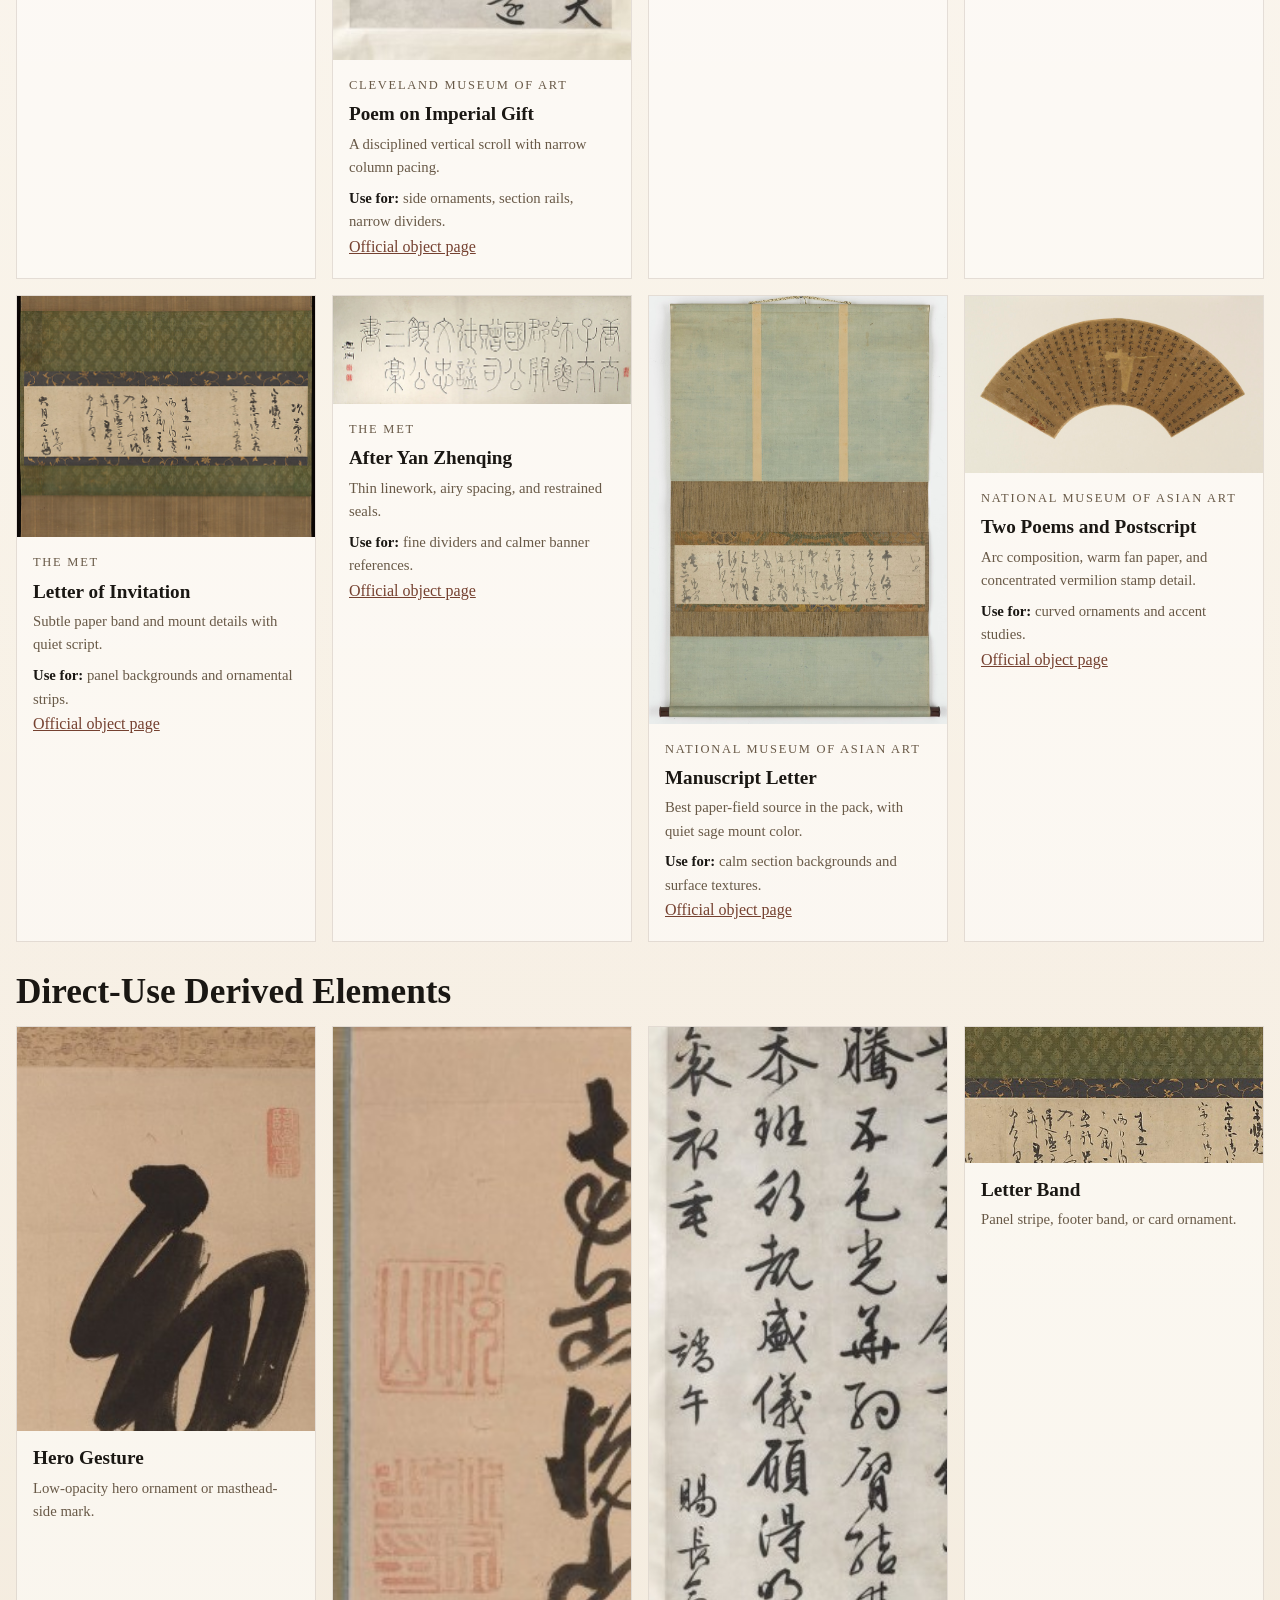
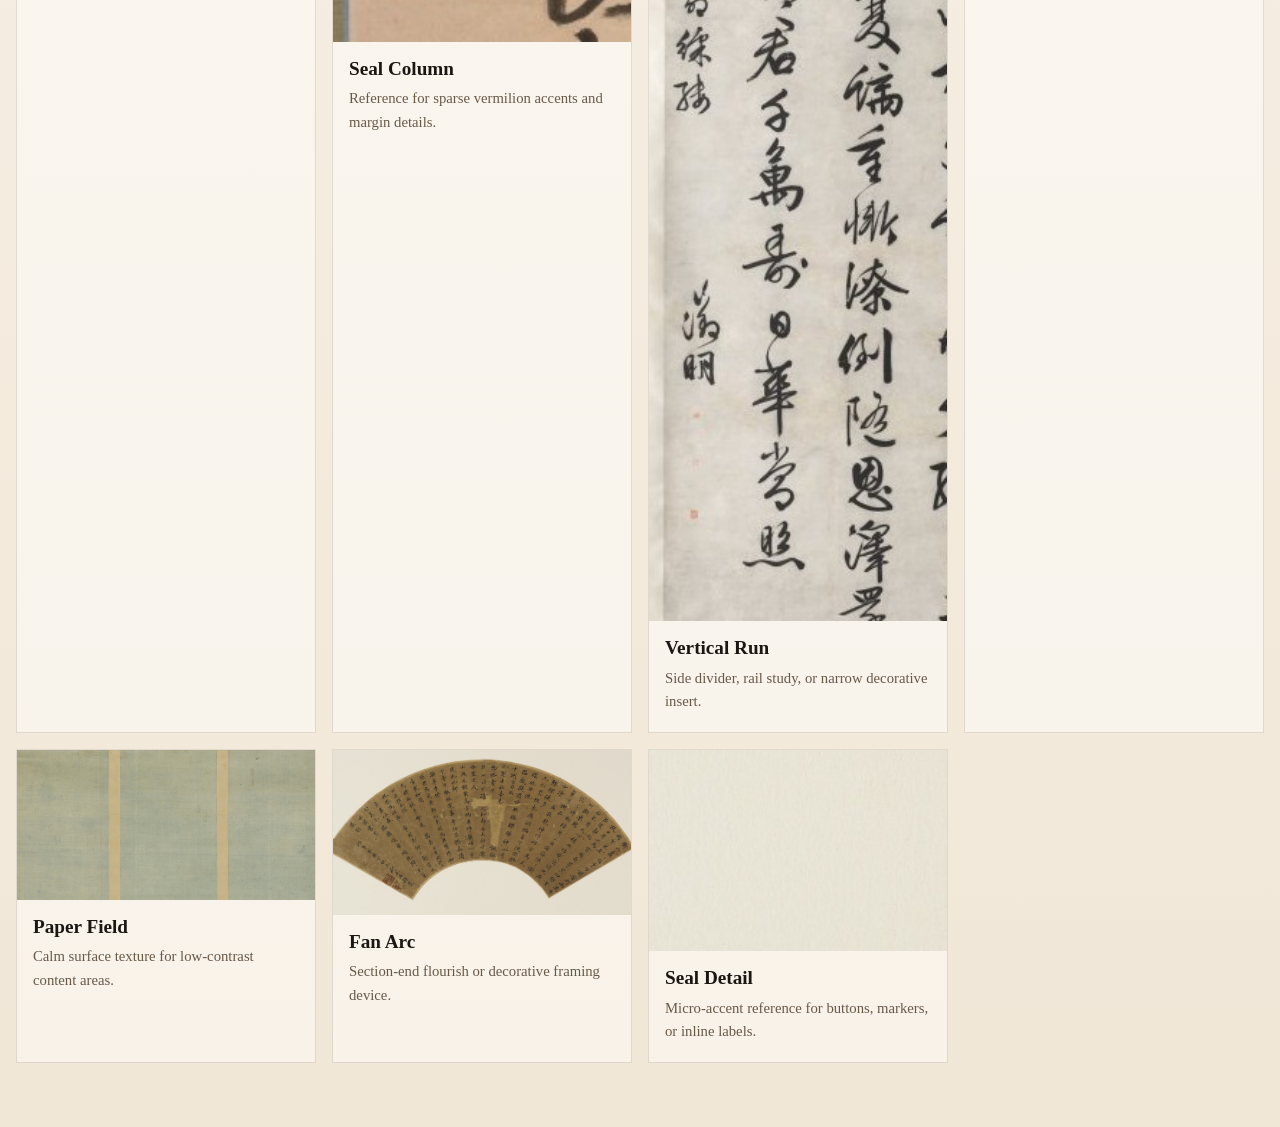
<file: assets/calligraphy-reference-pack/board.html>
<!doctype html>
<html lang="en">
  <head>
    <meta charset="utf-8">
    <meta name="viewport" content="width=device-width, initial-scale=1">
    <title>Calligraphy Reference Pack</title>
    <style>
      :root {
        --paper: #f4eddc;
        --paper-strong: #ebe0c8;
        --ink: #1a1713;
        --muted: #685947;
      }

      * { box-sizing: border-box; }

      body {
        margin: 0;
        font: 16px/1.6 Georgia, serif;
        color: var(--ink);
        background:
          linear-gradient(180deg, rgba(255, 255, 255, 0.45), rgba(255, 255, 255, 0)),
          linear-gradient(180deg, #efe3cc, #f8f1e5 30%, #f1e7d7);
      }

      main {
        width: min(100% - 2rem, 84rem);
        margin: 0 auto;
        padding: 2rem 0 4rem;
      }

      h1, h2 {
        line-height: 1;
        margin: 0;
      }

      h1 { font-size: clamp(2.5rem, 6vw, 4rem); }
      h2 { font-size: clamp(1.6rem, 3vw, 2.2rem); margin-bottom: 1rem; }

      p { max-width: 70ch; }

      .intro,
      .swatch,
      .card {
        background: rgba(255, 255, 255, 0.45);
        border: 1px solid rgba(86, 65, 42, 0.15);
      }

      .intro { padding: 1.75rem; }

      .grid,
      .palette {
        display: grid;
        gap: 1rem;
        margin-top: 1rem;
      }

      .grid { grid-template-columns: repeat(auto-fit, minmax(17rem, 1fr)); }
      .palette { grid-template-columns: repeat(auto-fit, minmax(10rem, 1fr)); }

      .card { overflow: hidden; }
      .card img {
        display: block;
        width: 100%;
        background: var(--paper-strong);
      }

      .card__body { padding: 1rem 1rem 1.15rem; }

      .eyebrow {
        margin: 0 0 0.45rem;
        color: var(--muted);
        font-size: 0.78rem;
        letter-spacing: 0.14em;
        text-transform: uppercase;
      }

      .card h3 {
        margin: 0 0 0.45rem;
        font-size: 1.2rem;
        line-height: 1.15;
      }

      .meta,
      .tags {
        margin: 0.45rem 0 0;
        color: var(--muted);
        font-size: 0.92rem;
      }

      .tags strong,
      .meta strong { color: var(--ink); }

      .swatch { padding: 0.85rem; }
      .swatch__chip {
        height: 4rem;
        margin-bottom: 0.6rem;
        border: 1px solid rgba(86, 65, 42, 0.15);
      }

      section { margin-top: 2rem; }
      a { color: #754130; }
    </style>
  </head>
  <body>
    <main>
      <header class="intro">
        <p class="eyebrow">Museum-backed pack</p>
        <h1>Calligraphy Reference Pack</h1>
        <p>
          A small styling set built from the official museum sources already discussed for the site
          redesign: Cleveland Museum of Art, The Met, and the National Museum of Asian Art.
        </p>
        <p>
          Metadata and rights proof live in <a href="manifest.json">manifest.json</a>. Sampled
          tokens live in <a href="palette.json">palette.json</a>.
        </p>
      </header>

      <section>
        <h2>Palette Direction</h2>
        <div class="palette">
          <article class="swatch"><div class="swatch__chip" style="background:#D8C4A0;"></div><strong>Warm paper</strong><div class="meta">base surfaces and article backgrounds</div></article>
          <article class="swatch"><div class="swatch__chip" style="background:#B8C1A6;"></div><strong>Sage mount</strong><div class="meta">secondary surfaces and soft field blocks</div></article>
          <article class="swatch"><div class="swatch__chip" style="background:#241C16;"></div><strong>Dense ink</strong><div class="meta">headlines, dividers, marks</div></article>
          <article class="swatch"><div class="swatch__chip" style="background:#5E4B37;"></div><strong>Soft ink</strong><div class="meta">secondary text and quieter brush marks</div></article>
          <article class="swatch"><div class="swatch__chip" style="background:#92453B;"></div><strong>Seal red</strong><div class="meta">accent only; keep sparse</div></article>
          <article class="swatch"><div class="swatch__chip" style="background:#8C7656;"></div><strong>Mount brown</strong><div class="meta">supporting borders and ornament</div></article>
        </div>
      </section>

      <section>
        <h2>Original References</h2>
        <div class="grid">
          <article class="card"><img src="original/cma-semi-cursive.jpg" alt="Cleveland Museum of Art calligraphy in semi-cursive style"><div class="card__body"><p class="eyebrow">Cleveland Museum of Art</p><h3>Calligraphy in Semi-Cursive Style</h3><p class="meta">Bold black gesture, warm paper, and visible seals.</p><p class="tags"><strong>Use for:</strong> hero marks, accent rhythm, seal placement.</p><a href="https://clevelandart.org/art/2003.353">Official object page</a></div></article>
          <article class="card"><img src="original/cma-running-standard.jpg" alt="Cleveland Museum of Art poem on imperial gift"><div class="card__body"><p class="eyebrow">Cleveland Museum of Art</p><h3>Poem on Imperial Gift</h3><p class="meta">A disciplined vertical scroll with narrow column pacing.</p><p class="tags"><strong>Use for:</strong> side ornaments, section rails, narrow dividers.</p><a href="https://clevelandart.org/art/1998.169">Official object page</a></div></article>
          <article class="card"><img src="original/cma-couplet.jpg" alt="Cleveland Museum of Art calligraphy couplet"><div class="card__body"><p class="eyebrow">Cleveland Museum of Art</p><h3>Calligraphy Couplet</h3><p class="meta">Twin-scroll composition and clear negative space between columns.</p><p class="tags"><strong>Use for:</strong> paired panels, mirrored blocks, vertical framing.</p><a href="https://clevelandart.org/art/2023.162">Official object page</a></div></article>
          <article class="card"><img src="original/met-abiding-nowhere.jpg" alt="The Met hanging scroll Abiding nowhere"><div class="card__body"><p class="eyebrow">The Met</p><h3>Abiding Nowhere</h3><p class="meta">High-contrast vertical drama with decisive brush pressure.</p><p class="tags"><strong>Use for:</strong> headline weight checks and hero-side imagery.</p><a href="https://www.metmuseum.org/art/collection/search/816189">Official object page</a></div></article>
          <article class="card"><img src="original/met-letter-of-invitation.jpg" alt="The Met letter of invitation hanging scroll"><div class="card__body"><p class="eyebrow">The Met</p><h3>Letter of Invitation</h3><p class="meta">Subtle paper band and mount details with quiet script.</p><p class="tags"><strong>Use for:</strong> panel backgrounds and ornamental strips.</p><a href="https://www.metmuseum.org/art/collection/search/913850">Official object page</a></div></article>
          <article class="card"><img src="original/met-yan-zhenqing.jpg" alt="The Met calligraphy after three texts by Yan Zhenqing"><div class="card__body"><p class="eyebrow">The Met</p><h3>After Yan Zhenqing</h3><p class="meta">Thin linework, airy spacing, and restrained seals.</p><p class="tags"><strong>Use for:</strong> fine dividers and calmer banner references.</p><a href="https://www.metmuseum.org/art/collection/search/36145">Official object page</a></div></article>
          <article class="card"><img src="original/nmaa-manuscript-letter.jpg" alt="National Museum of Asian Art manuscript letter hanging scroll"><div class="card__body"><p class="eyebrow">National Museum of Asian Art</p><h3>Manuscript Letter</h3><p class="meta">Best paper-field source in the pack, with quiet sage mount color.</p><p class="tags"><strong>Use for:</strong> calm section backgrounds and surface textures.</p><a href="https://asia.si.edu/explore-art-culture/collections/search/edanmdm:fsg_F1907.149/">Official object page</a></div></article>
          <article class="card"><img src="original/nmaa-two-poems.jpg" alt="National Museum of Asian Art two poems and postscript"><div class="card__body"><p class="eyebrow">National Museum of Asian Art</p><h3>Two Poems and Postscript</h3><p class="meta">Arc composition, warm fan paper, and concentrated vermilion stamp detail.</p><p class="tags"><strong>Use for:</strong> curved ornaments and accent studies.</p><a href="https://asia.si.edu/explore-art-culture/collections/search/edanmdm:fsg_F1909.398b/">Official object page</a></div></article>
        </div>
      </section>

      <section>
        <h2>Direct-Use Derived Elements</h2>
        <div class="grid">
          <article class="card"><img src="derived/hero-gesture-cma-semi-cursive.jpg" alt="Derived gesture crop"><div class="card__body"><h3>Hero Gesture</h3><p class="meta">Low-opacity hero ornament or masthead-side mark.</p></div></article>
          <article class="card"><img src="derived/seal-column-cma-semi-cursive.jpg" alt="Derived seal column crop"><div class="card__body"><h3>Seal Column</h3><p class="meta">Reference for sparse vermilion accents and margin details.</p></div></article>
          <article class="card"><img src="derived/vertical-run-cma-running-standard.jpg" alt="Derived vertical run crop"><div class="card__body"><h3>Vertical Run</h3><p class="meta">Side divider, rail study, or narrow decorative insert.</p></div></article>
          <article class="card"><img src="derived/letter-band-met-letter-of-invitation.jpg" alt="Derived letter band crop"><div class="card__body"><h3>Letter Band</h3><p class="meta">Panel stripe, footer band, or card ornament.</p></div></article>
          <article class="card"><img src="derived/paper-field-nmaa-manuscript-letter.jpg" alt="Derived pale paper field crop"><div class="card__body"><h3>Paper Field</h3><p class="meta">Calm surface texture for low-contrast content areas.</p></div></article>
          <article class="card"><img src="derived/fan-arc-nmaa-two-poems.jpg" alt="Derived fan arc crop"><div class="card__body"><h3>Fan Arc</h3><p class="meta">Section-end flourish or decorative framing device.</p></div></article>
          <article class="card"><img src="derived/seal-detail-nmaa-two-poems.jpg" alt="Derived seal detail crop"><div class="card__body"><h3>Seal Detail</h3><p class="meta">Micro-accent reference for buttons, markers, or inline labels.</p></div></article>
        </div>
      </section>
    </main>
  </body>
</html>
</file>
<file: assets/site.css>
:root {
  color-scheme: light;
  --paper: #f7f3eb;
  --paper-deep: #efe8dc;
  --ink: #12100f;
  --ink-soft: #2f2a27;
  --ink-muted: rgba(18, 16, 15, 0.68);
  --ink-faint: rgba(18, 16, 15, 0.18);
  --max-width: 86rem;
  --measure: 74ch;
}

*,
*::before,
*::after {
  box-sizing: border-box;
}

html {
  scroll-behavior: smooth;
  background: var(--paper-deep);
}

body {
  min-height: 100vh;
  margin: 0;
  color: var(--ink);
  background:
    radial-gradient(circle at 50% 0%, rgba(255, 255, 255, 0.62), transparent 28rem),
    linear-gradient(180deg, var(--paper) 0%, #f9f5ee 100%);
  font-family: "Newsreader", Georgia, serif;
  font-size: 1.09rem;
  line-height: 1.76;
  text-rendering: optimizeLegibility;
}

::selection {
  background: rgba(18, 16, 15, 0.12);
}

a {
  color: inherit;
  text-decoration-thickness: 0.08em;
  text-underline-offset: 0.15em;
}

a:hover,
a:focus-visible {
  color: var(--ink-soft);
}

a:focus-visible {
  outline: 2px solid rgba(18, 16, 15, 0.18);
  outline-offset: 2px;
}

code {
  font-family: ui-monospace, "SFMono-Regular", Consolas, "Liberation Mono", Menlo, monospace;
  font-size: 0.9em;
}

img {
  display: block;
  max-width: 100%;
}

.shell {
  width: min(calc(100% - 1.75rem), var(--max-width));
  margin: 0 auto;
}

.site-header {
  position: sticky;
  top: 0;
  z-index: 20;
  background: rgba(247, 243, 235, 0.96);
  backdrop-filter: blur(6px);
}

.site-header__inner {
  display: flex;
  align-items: baseline;
  justify-content: space-between;
  gap: 1rem;
  min-height: 4.6rem;
}

.site-title {
  color: var(--ink);
  text-decoration: none;
  font-family: "Cormorant Garamond", Georgia, serif;
  font-size: 1.58rem;
  font-style: italic;
  font-weight: 600;
  letter-spacing: 0.01em;
}

.site-nav {
  display: flex;
  flex-wrap: wrap;
  gap: 0.85rem;
  font-size: 0.76rem;
  letter-spacing: 0.1em;
  text-transform: uppercase;
}

.site-nav a {
  color: var(--ink-muted);
  text-decoration: none;
}

.site-nav a:hover,
.site-nav a:focus-visible,
.site-nav a[aria-current="page"] {
  color: var(--ink);
  font-style: italic;
}

main.shell {
  padding: 0 0 5rem;
}

.hero {
  padding: clamp(3.6rem, 9vw, 6.2rem) 0 2.8rem;
}

.eyebrow {
  margin: 0 0 1rem;
  color: var(--ink-muted);
  font-size: 0.78rem;
  font-style: italic;
  letter-spacing: 0.08em;
  text-transform: uppercase;
}

.hero h1,
.article h2,
.article h3,
.panel h2,
.panel h3,
.references h2 {
  font-family: "Cormorant Garamond", Georgia, serif;
  font-style: italic;
  font-weight: 600;
  letter-spacing: -0.01em;
}

.hero h1 {
  margin: 0;
  max-width: 8ch;
  font-size: clamp(4rem, 7.8vw, 6.9rem);
  line-height: 0.88;
  text-wrap: balance;
}

.deck {
  max-width: 42rem;
  margin: 1.4rem 0 0;
  color: var(--ink-soft);
  font-size: clamp(1.16rem, 2.1vw, 1.34rem);
}

.intro-grid {
  display: grid;
  grid-template-columns: minmax(0, 1.5fr) minmax(17rem, 1fr);
  gap: 2.8rem;
  align-items: start;
  width: 100%;
  max-width: 76rem;
  margin: 3rem auto 0;
}

.panel {
  padding: 0;
  background: none;
}

.panel h2,
.panel h3 {
  margin: 0 0 0.55rem;
  font-size: 1.6rem;
  line-height: 1.04;
}

.panel p,
.panel li {
  max-width: 47ch;
}

.section-list,
.compact-list {
  margin: 0;
  padding-left: 1.2rem;
}

.section-list li,
.compact-list li {
  margin-bottom: 0.65rem;
}

.article {
  padding-bottom: 1.5rem;
}

.article section {
  width: 100%;
  max-width: none;
  margin: 0;
  padding-top: 4.35rem;
}

.article section > h2,
.article section > h3,
.article section > p,
.article section > ul,
.article section > ol {
  width: 100%;
  margin-left: 0;
  margin-right: 0;
}

.article h2,
.references h2 {
  max-width: 24ch;
  margin: 0 auto 1.2rem;
  font-size: clamp(2.2rem, 3.2vw, 3rem);
  line-height: 1.03;
  text-align: center;
  text-wrap: balance;
}

.article h3 {
  margin: 2rem 0 0.65rem;
  font-size: clamp(1.48rem, 2.2vw, 1.86rem);
  line-height: 1.02;
  color: var(--ink-soft);
}

.article p,
.article ul,
.article ol {
  max-width: none;
  margin: 0 0 1rem;
  font-size: 1.14rem;
}

.references p {
  max-width: var(--measure);
  margin: 0 0 1rem;
  font-size: 1.14rem;
}

.article ul,
.article ol {
  padding-left: 1.2rem;
}

.citation {
  color: var(--ink-muted);
  font-size: 0.9em;
  white-space: normal;
}

.citation a {
  color: inherit;
}

.closing-note {
  margin-top: 2rem;
  color: var(--ink-muted);
  font-style: italic;
}

.concept-diagram {
  width: min(100%, calc(var(--measure) + 8rem));
  margin: 2rem auto 0;
  padding-top: 1.15rem;
  border-top: 1px solid var(--ink-faint);
}

.concept-diagram figcaption {
  margin: 0 0 1rem;
  color: var(--ink-muted);
  font-size: 0.9rem;
  letter-spacing: 0.06em;
  text-transform: uppercase;
}

.concept-diagram__grid {
  display: grid;
  grid-template-columns: repeat(4, minmax(0, 1fr));
  gap: 0.8rem;
}

.concept-node {
  min-height: 100%;
  padding: 0.9rem 0.95rem 1rem;
  border: 1px solid var(--ink-faint);
  background: rgba(255, 255, 255, 0.22);
}

.concept-node strong {
  display: block;
  margin-bottom: 0.35rem;
  font-family: "Cormorant Garamond", Georgia, serif;
  font-size: 1.18rem;
  font-style: italic;
  font-weight: 600;
  line-height: 1.02;
}

.concept-node span {
  display: block;
  color: var(--ink-soft);
  font-size: 0.98rem;
  line-height: 1.55;
}

.references {
  margin-top: 1.2rem;
  padding-top: 2rem;
}

.references-list {
  width: min(100%, calc(var(--measure) + 10rem));
  margin: 1.3rem auto 0;
  padding: 0;
  list-style: none;
  counter-reset: reference;
}

.references-list li {
  position: relative;
  max-width: 84ch;
  margin: 0 0 1.35rem;
  padding-left: 2.35rem;
}

.references-list li::before {
  content: counter(reference, decimal-leading-zero);
  counter-increment: reference;
  position: absolute;
  top: 0.05rem;
  left: 0;
  color: var(--ink-muted);
  font-family: "Cormorant Garamond", Georgia, serif;
  font-size: 1.08rem;
  font-style: italic;
  font-weight: 600;
}

.ref-note {
  margin: 0.35rem 0 0;
  color: var(--ink-muted);
  font-size: 0.96rem;
}

.source-link {
  display: inline-block;
  margin-left: 0.45rem;
  font-size: 0.76rem;
  letter-spacing: 0.08em;
  text-transform: uppercase;
}

.terminology-list {
  margin: 1.2rem 0 0;
  padding: 0;
}

.term-entry {
  margin: 0;
  padding: 1.15rem 0 1.35rem;
  border-top: 1px solid var(--ink-faint);
}

.term-entry:first-child {
  padding-top: 0;
  border-top: 0;
}

.terminology-list dt {
  margin: 0 0 0.35rem;
  font-family: "Cormorant Garamond", Georgia, serif;
  font-size: clamp(1.45rem, 2.2vw, 1.9rem);
  font-style: italic;
  font-weight: 600;
  line-height: 1.02;
}

.terminology-list dd {
  margin: 0 0 0.75rem;
}

.terminology-list dd:last-child {
  margin-bottom: 0;
}

.term-meta {
  color: var(--ink-muted);
  font-size: 0.98rem;
}

.footer {
  padding: 1.6rem 0 3rem;
  color: var(--ink-muted);
  font-size: 0.96rem;
}

@media (max-width: 900px) {
  .intro-grid {
    grid-template-columns: 1fr;
    gap: 1.8rem;
  }
}

@media (min-width: 901px) {
  .article h2 {
    font-size: clamp(2.35rem, 3.3vw, 3.6rem);
  }
}

@media (max-width: 640px) {
  .shell {
    width: min(calc(100% - 1rem), var(--max-width));
  }

  .site-header__inner {
    flex-direction: column;
    align-items: flex-start;
    justify-content: center;
    gap: 0.55rem;
    min-height: auto;
    padding: 0.9rem 0 1rem;
  }

  .site-title {
    font-size: 1.38rem;
  }

  .site-nav {
    gap: 0.75rem;
    font-size: 0.72rem;
  }

  main.shell {
    padding-bottom: 4rem;
  }

  .hero {
    padding-top: 2.8rem;
  }

  .hero h1 {
    max-width: 9ch;
    font-size: clamp(3.2rem, 15vw, 4.6rem);
  }

  .deck {
    font-size: 1.06rem;
  }

  .article section {
    padding-top: 3rem;
  }

  .article p,
  .article ul,
  .article ol,
  .references p {
    font-size: 1.06rem;
  }

  .concept-diagram__grid {
    grid-template-columns: 1fr;
  }

  .references-list li {
    padding-left: 2rem;
  }
}
</file>
